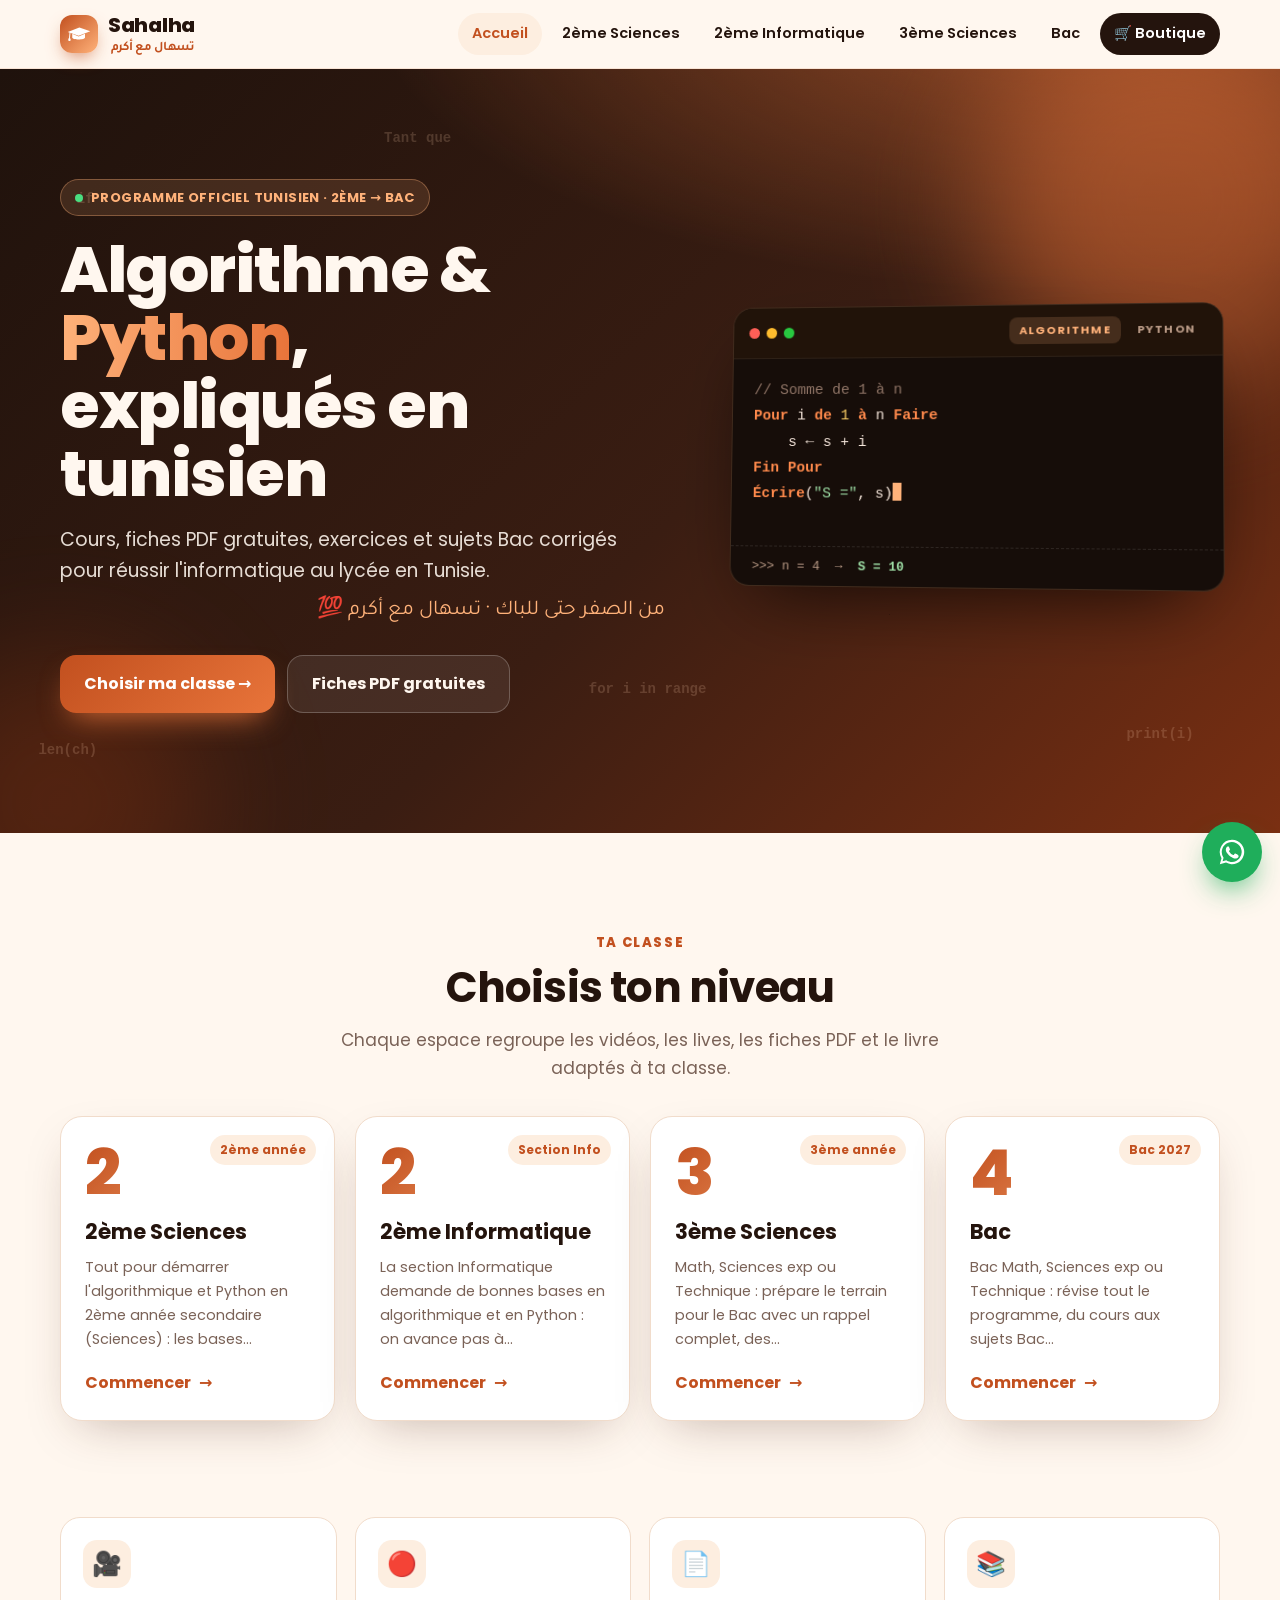
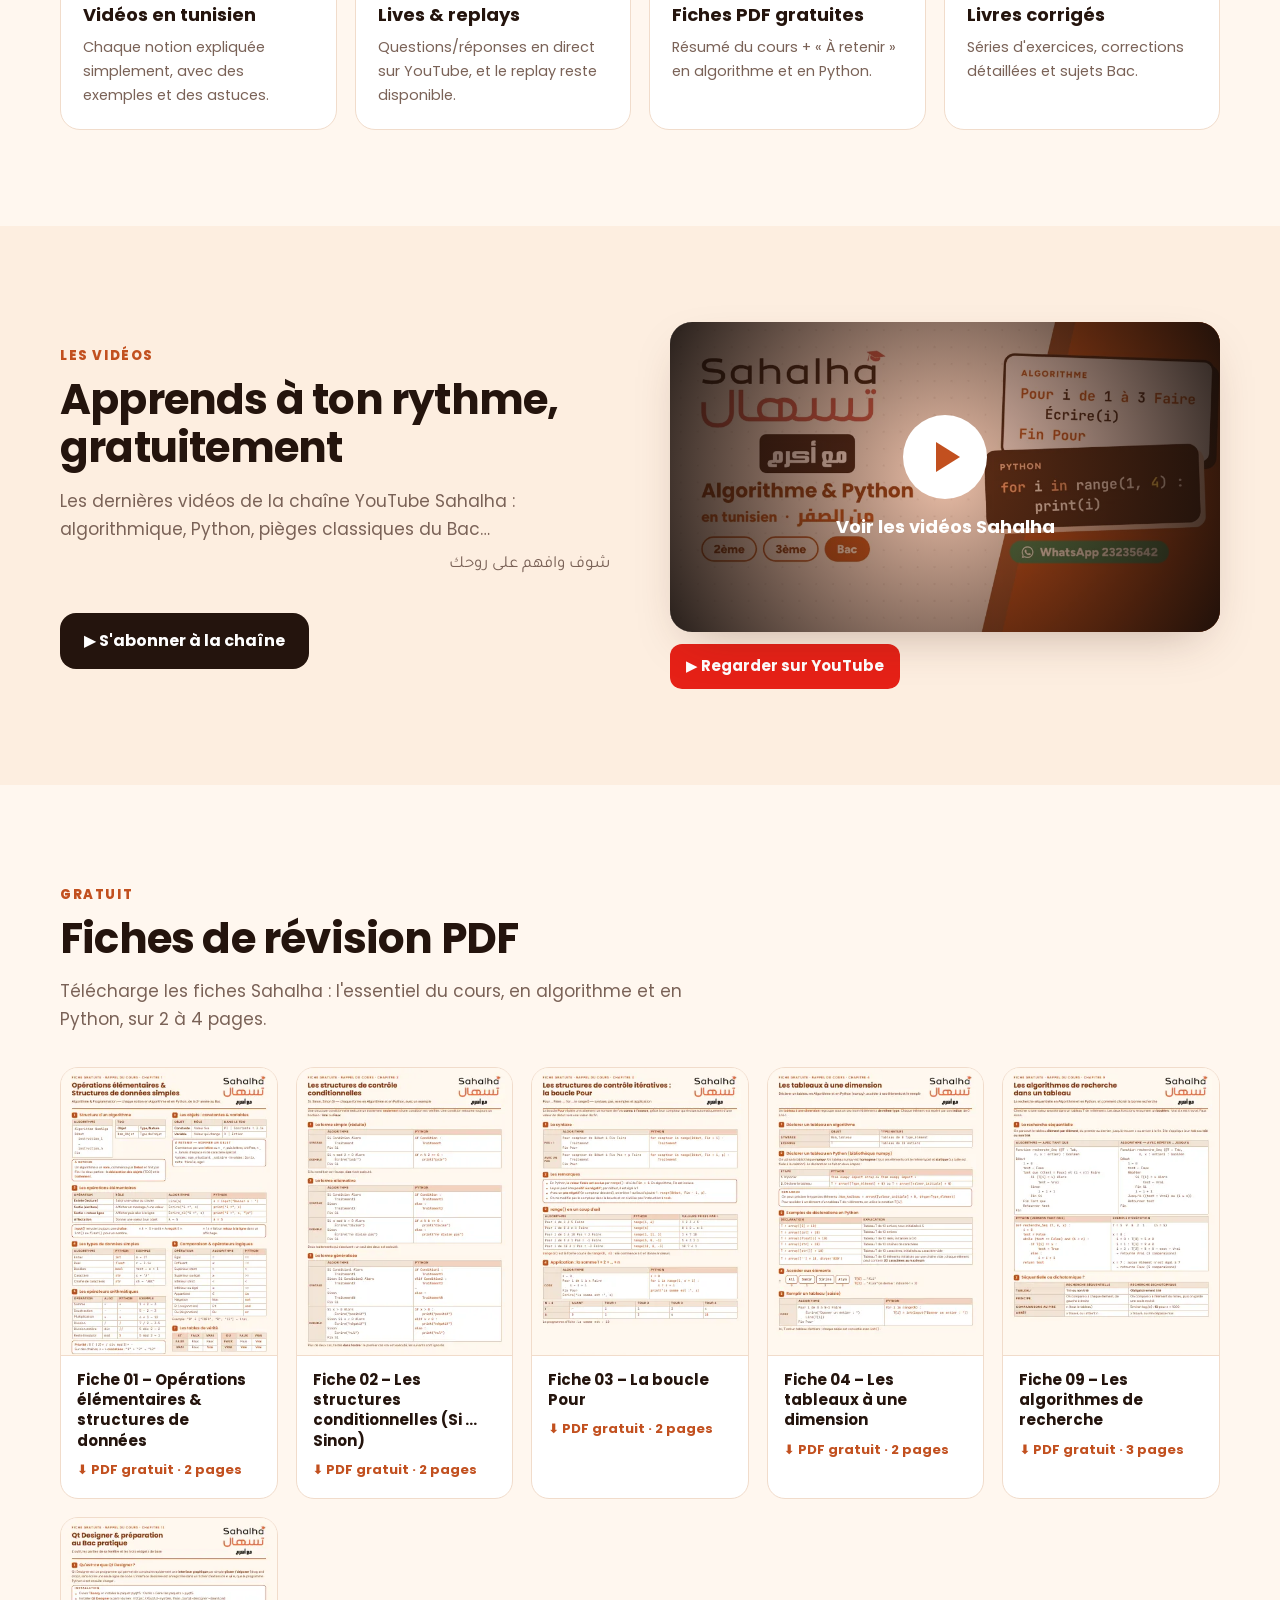
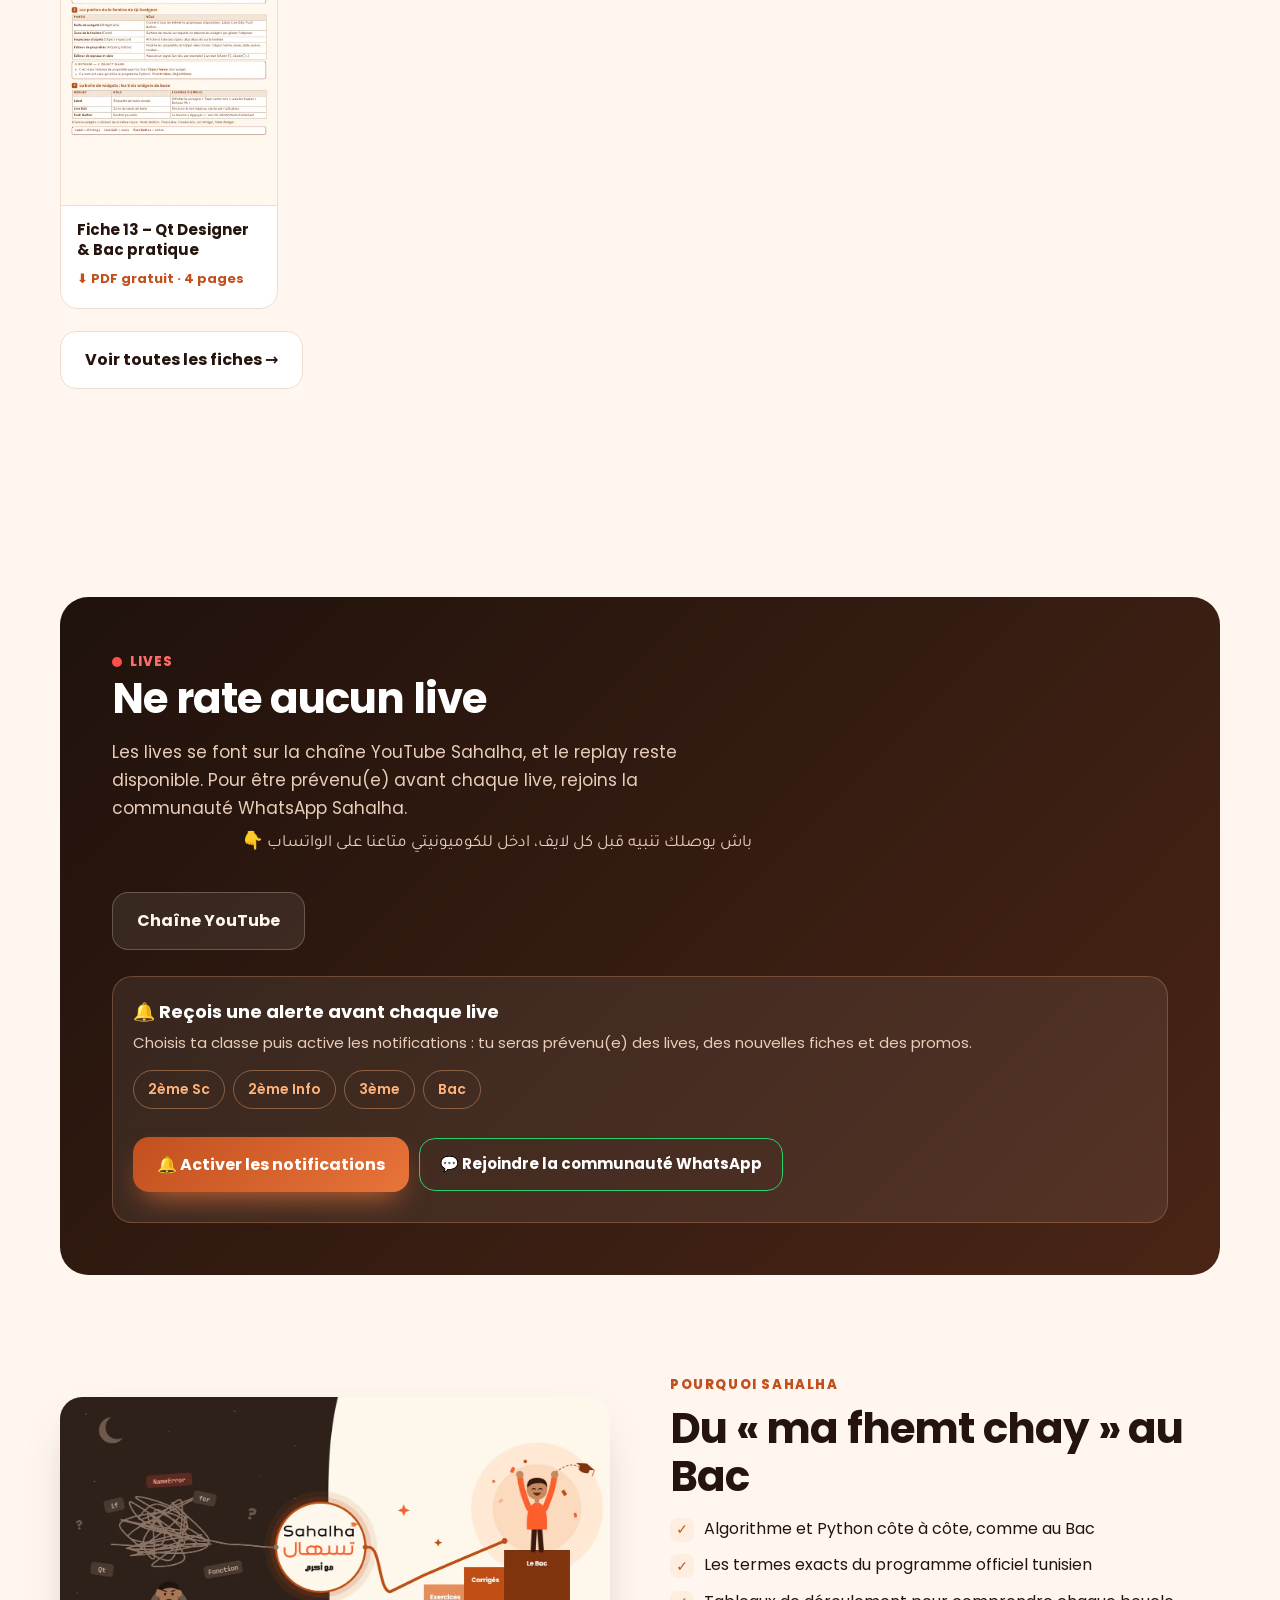
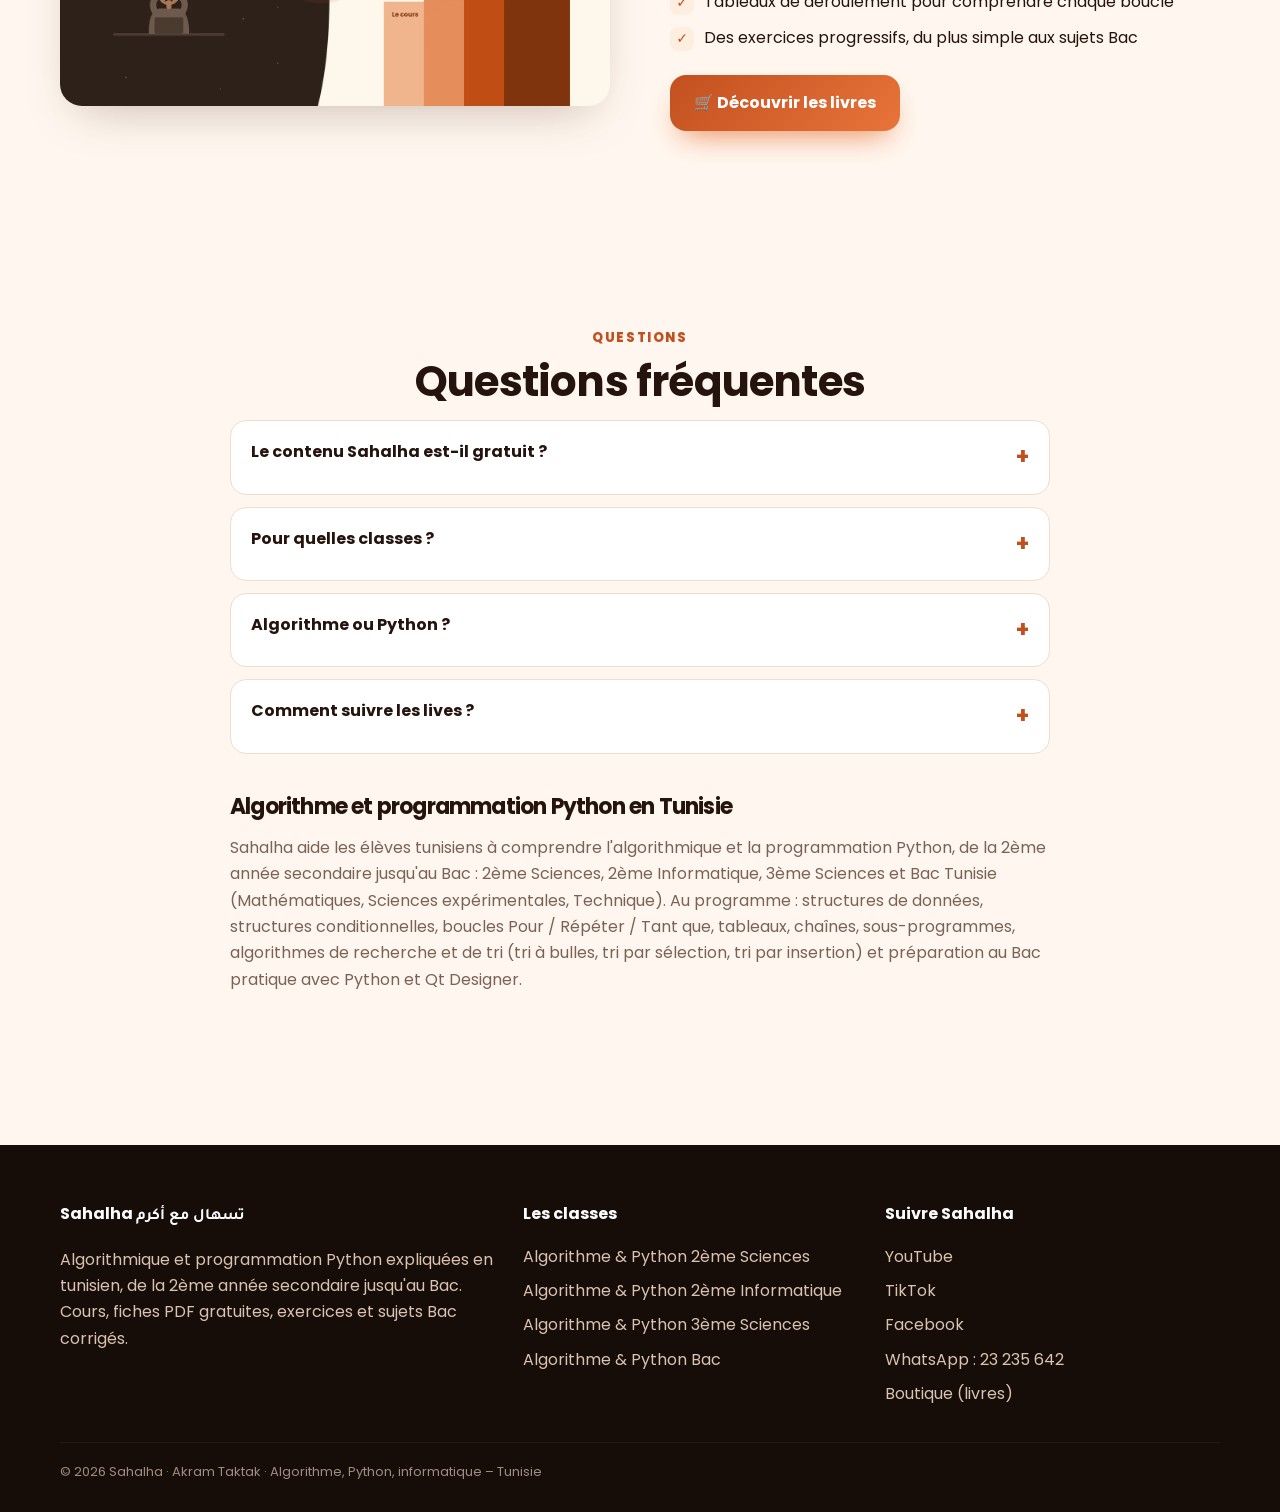
<file: index.html>
<!DOCTYPE html>
<html lang="fr">
<head>
<meta charset="utf-8">
<meta name="viewport" content="width=device-width, initial-scale=1, viewport-fit=cover">
<title>Sahalha – Algorithme &amp; Python, de la 2ème au Bac (Tunisie)</title>
<meta name="description" content="Algorithmique et programmation Python expliquées en tunisien, de la 2ème année secondaire au Bac Tunisie : vidéos, lives, fiches PDF gratuites, exercices et sujets Bac corrigés. تسهال مع أكرم">
<meta name="keywords" content="algorithme, python, programmation, informatique tunisie, bac tunisie, bac informatique, algorithmique bac, cours python tunisie, exercices corrigés algorithme, sujets bac corrigés, 2ème sciences, 3ème sciences, tunisie">
<meta name="author" content="Akram Taktak – Sahalha">
<meta name="robots" content="index, follow, max-image-preview:large">
<link rel="canonical" href="https://akramtaktak-sahalha.github.io/">
<meta name="theme-color" content="#c2501f">
<meta property="og:type" content="website">
<meta property="og:locale" content="fr_TN">
<meta property="og:site_name" content="Sahalha – تسهال مع أكرم">
<meta property="og:title" content="Sahalha – Algorithme &amp; Python, de la 2ème au Bac (Tunisie)">
<meta property="og:description" content="Algorithmique et programmation Python expliquées en tunisien, de la 2ème année secondaire au Bac Tunisie : vidéos, lives, fiches PDF gratuites, exercices et sujets Bac corrigés. تسهال مع أكرم">
<meta property="og:url" content="https://akramtaktak-sahalha.github.io/">
<meta property="og:image" content="https://akramtaktak-sahalha.github.io/img/og-sahalha.jpg">
<meta name="twitter:card" content="summary_large_image">
<link rel="icon" href="data:image/svg+xml,<svg xmlns='http://www.w3.org/2000/svg' viewBox='0 0 100 100'><rect width='100' height='100' rx='24' fill='%23c2501f'/><g transform='translate(14 24) scale(1.15)' fill='white'><path d='M2 15 33 3l29 10-31 12z'/><path d='M14 20v10c0 7 34 7 34 0V20l-17 7z'/><path d='M8 17.5 6.5 33' stroke='white' stroke-width='2.6'/><rect x='3.5' y='32' width='6' height='7' rx='2'/></g></svg>">
<link rel="preconnect" href="https://fonts.googleapis.com"><link rel="preconnect" href="https://fonts.gstatic.com" crossorigin>
<link href="https://fonts.googleapis.com/css2?family=Poppins:wght@400;600;700;800&family=Tajawal:wght@500;700&display=swap" rel="stylesheet">
<link rel="stylesheet" href="/assets/style.css?v=8c7ece97">
<link rel="manifest" href="/manifest.webmanifest">
<link rel="apple-touch-icon" href="/img/apple-touch-icon.png">
<meta name="apple-mobile-web-app-capable" content="yes">
<meta name="mobile-web-app-capable" content="yes">
<meta name="apple-mobile-web-app-title" content="Sahalha">
<meta name="apple-mobile-web-app-status-bar-style" content="default">
<script type="application/ld+json">{"@context": "https://schema.org", "@graph": [{"@type": "EducationalOrganization", "name": "Sahalha – تسهال مع أكرم", "url": "https://akramtaktak-sahalha.github.io/", "logo": "https://akramtaktak-sahalha.github.io/img/og-sahalha.jpg", "description": "Cours d'algorithmique et de programmation Python pour les élèves tunisiens, de la 2ème année secondaire au Bac.", "areaServed": "TN", "founder": {"@type": "Person", "name": "Akram Taktak"}, "sameAs": ["https://www.youtube.com/@Sahalha_Teshel", "https://www.tiktok.com/@sahalha.teshal.akram", "https://www.facebook.com/sahalha.teshal.akram"]}, {"@type": "WebSite", "name": "Sahalha", "url": "https://akramtaktak-sahalha.github.io/", "inLanguage": "fr-TN"}, {"@type": "FAQPage", "mainEntity": [{"@type": "Question", "name": "Le contenu Sahalha est-il gratuit ?", "acceptedAnswer": {"@type": "Answer", "text": "Oui : les vidéos, les lives et les fiches de révision PDF sont gratuits. Seuls les livres (PDF ou imprimés) sont payants, sur la boutique Sahalha."}}, {"@type": "Question", "name": "Pour quelles classes ?", "acceptedAnswer": {"@type": "Answer", "text": "2ème Sciences, 2ème Informatique, 3ème Sciences et Bac (Math, Sciences expérimentales, Technique), selon le programme officiel tunisien d'Algorithmique et Programmation."}}, {"@type": "Question", "name": "Algorithme ou Python ?", "acceptedAnswer": {"@type": "Answer", "text": "Les deux : chaque notion est expliquée en algorithme puis traduite en Python, côte à côte, comme demandé au Bac."}}, {"@type": "Question", "name": "Comment suivre les lives ?", "acceptedAnswer": {"@type": "Answer", "text": "Rejoins la communauté WhatsApp Sahalha (bouton vert « Rejoindre la communauté WhatsApp » sur cette page) : tu reçois une alerte avant chaque live et à chaque nouvelle fiche. Les lives se font sur YouTube. Pour toute question, écris-moi sur WhatsApp (23 235 642)."}}]}]}</script>
<script>!function(f,b,e,v,n,t,s){if(f.fbq)return;n=f.fbq=function(){n.callMethod?n.callMethod.apply(n,arguments):n.queue.push(arguments)};if(!f._fbq)f._fbq=n;n.push=n;n.loaded=!0;n.version='2.0';n.queue=[];t=b.createElement(e);t.async=!0;t.src=v;s=b.getElementsByTagName(e)[0];s.parentNode.insertBefore(t,s)}(window,document,'script','https://connect.facebook.net/en_US/fbevents.js');fbq('init','1085747067843707');fbq('track','PageView');</script><script>!function(w,d,t){w.TiktokAnalyticsObject=t;var ttq=w[t]=w[t]||[];ttq.methods=["page","track","identify","instances","debug","on","off","once","ready","alias","group","enableCookie","disableCookie"];ttq.setAndDefer=function(t,e){t[e]=function(){t.push([e].concat(Array.prototype.slice.call(arguments,0)))}};for(var i=0;i<ttq.methods.length;i++)ttq.setAndDefer(ttq,ttq.methods[i]);ttq.instance=function(t){for(var e=ttq._i[t]||[],n=0;n<ttq.methods.length;n++)ttq.setAndDefer(e,ttq.methods[n]);return e};ttq.load=function(e,n){var i="https://analytics.tiktok.com/i18n/pixel/events.js";ttq._i=ttq._i||{};ttq._i[e]=[];ttq._i[e]._u=i;ttq._t=ttq._t||{};ttq._t[e]=+new Date;ttq._o=ttq._o||{};ttq._o[e]=n||{};var o=d.createElement("script");o.type="text/javascript";o.async=!0;o.src=i+"?sdkid="+e+"&lib="+t;var a=d.getElementsByTagName("script")[0];a.parentNode.insertBefore(o,a)};ttq.load('DBQRJAJC77UFHI4PL7N0');ttq.page();}(window,document,'ttq');</script>
<script src="https://cdn.onesignal.com/sdks/web/v16/OneSignalSDK.page.js" defer></script>
<script>window.OneSignalDeferred=window.OneSignalDeferred||[];OneSignalDeferred.push(async function(OneSignal){await OneSignal.init({appId:"786ddca5-4470-4993-8717-a3594fc52366",safari_web_id:"web.onesignal.auto.5ecc7e9f-2540-4c26-bcd6-80ea5ac40604",serviceWorkerPath:"sw.js",serviceWorkerParam:{scope:"/"}});window.__os=OneSignal;document.dispatchEvent(new Event("os-ready"));});</script>
</head>
<body>
<a class="skip" href="#main">Aller au contenu</a><header class="nav"><div class="wrap">
<a class="brand" href="/" aria-label="Sahalha – accueil"><span class="logo"><svg viewBox="0 0 64 44" width="24" height="17" aria-hidden="true" fill="#fff"><path d="M2 15 33 3l29 10-31 12z"/><path d="M14 20v10c0 7 34 7 34 0V20l-17 7z"/><path d="M8 17.5 6.5 33" stroke="#fff" stroke-width="2.6" stroke-linecap="round"/><rect x="3.5" y="32" width="6" height="7" rx="2"/></svg></span><span>Sahalha<small class="ar">تسهال مع أكرم</small></span></a>
<nav class="links" aria-label="Menu"><a href="/" aria-current=page>Accueil</a><a href="/algorithme-python-2eme-sciences/">2ème Sciences</a><a href="/algorithme-python-2eme-informatique/">2ème Informatique</a><a href="/algorithme-python-3eme-sciences/">3ème Sciences</a><a href="/bac-algorithme-python-tunisie/">Bac</a><a class="install" href="#" hidden>📲 Installer l'app</a><a class="cta" href="https://sahalha-teshel.converty.shop" target="_blank" rel="noopener">🛒 Boutique</a></nav>
<button class="burger" aria-label="Ouvrir le menu" aria-expanded="false"><span></span></button>
</div></header>
<main id="main">
<section class="hero"><div class="hero-blob b1"></div><div class="hero-blob b2"></div>
<span class="tok" style="left:6%;top:16%">if</span><span class="tok" style="left:46%;top:80%;animation-delay:-3s">for i in range</span><span class="tok" style="left:30%;top:8%;animation-delay:-6s">Tant que</span><span class="tok" style="left:88%;top:86%;animation-delay:-2s">print(i)</span><span class="tok" style="left:3%;top:88%;animation-delay:-7s">len(ch)</span>
<div class="wrap">
<div class="reveal in">
<span class="pill"><i></i> Programme officiel tunisien · 2ème → Bac</span>
<h1>Algorithme &amp; <em>Python</em>,<br>expliqués en tunisien</h1>
<p class="lead">Cours, fiches PDF gratuites, exercices et sujets Bac corrigés pour réussir l'informatique au lycée en Tunisie.</p>
<span class="ar">من الصفر حتى للباك · تسهال مع أكرم 💯</span>
<div class="btns"><a class="btn btn-main" href="#classes">Choisir ma classe →</a><a class="btn btn-ghost" href="#fiches">Fiches PDF gratuites</a></div>
</div>
<div class="reveal in d2"><div class="code" aria-hidden="true"><div class="bar"><span></span><span></span><span></span><div class="tabs"><b class="on">ALGORITHME</b><b>PYTHON</b></div></div><pre id="code"></pre><div class="out" id="out"></div></div></div>
</div></section>

<section id="classes"><div class="wrap">
<div class="center reveal"><span class="eyebrow">Ta classe</span><h2>Choisis ton niveau</h2><p class="sub">Chaque espace regroupe les vidéos, les lives, les fiches PDF et le livre adaptés à ta classe.</p></div>
<div class="classes"><a class="cls reveal d0" href="/algorithme-python-2eme-sciences/"><span class="tag">2ème année</span><span class="num">2</span><h3>2ème Sciences</h3><p>Tout pour démarrer l&#x27;algorithmique et Python en 2ème année secondaire (Sciences) : les bases…</p><span class="go">Commencer <span>→</span></span></a><a class="cls reveal d1" href="/algorithme-python-2eme-informatique/"><span class="tag">Section Info</span><span class="num">2</span><h3>2ème Informatique</h3><p>La section Informatique demande de bonnes bases en algorithmique et en Python : on avance pas à…</p><span class="go">Commencer <span>→</span></span></a><a class="cls reveal d2" href="/algorithme-python-3eme-sciences/"><span class="tag">3ème année</span><span class="num">3</span><h3>3ème Sciences</h3><p>Math, Sciences exp ou Technique : prépare le terrain pour le Bac avec un rappel complet, des…</p><span class="go">Commencer <span>→</span></span></a><a class="cls reveal d3" href="/bac-algorithme-python-tunisie/"><span class="tag">Bac 2027</span><span class="num">4</span><h3>Bac</h3><p>Bac Math, Sciences exp ou Technique : révise tout le programme, du cours aux sujets Bac…</p><span class="go">Commencer <span>→</span></span></a></div>
</div></section>

<section style="padding-top:0"><div class="wrap"><div class="feats">
<div class="feat reveal"><div class="ic">🎥</div><h3>Vidéos en tunisien</h3><p>Chaque notion expliquée simplement, avec des exemples et des astuces.</p></div>
<div class="feat reveal d1"><div class="ic">🔴</div><h3>Lives & replays</h3><p>Questions/réponses en direct sur YouTube, et le replay reste disponible.</p></div>
<div class="feat reveal d2"><div class="ic">📄</div><h3>Fiches PDF gratuites</h3><p>Résumé du cours + « À retenir » en algorithme et en Python.</p></div>
<div class="feat reveal d3"><div class="ic">📚</div><h3>Livres corrigés</h3><p>Séries d'exercices, corrections détaillées et sujets Bac.</p></div>
</div></div></section>

<section style="background:var(--cream2)"><div class="wrap split">
<div class="reveal"><span class="eyebrow">Les vidéos</span><h2>Apprends à ton rythme, gratuitement</h2><p class="sub">Les dernières vidéos de la chaîne YouTube Sahalha : algorithmique, Python, pièges classiques du Bac… <span class="ar">شوف وافهم على روحك</span></p><a class="btn btn-dark" href="https://www.youtube.com/@Sahalha_Teshel" target="_blank" rel="noopener">▶ S'abonner à la chaîne</a></div>
<div class="video-wrap reveal"><div class="video"><button data-list="UUbSJk9ZAAfwo3VrJnnkOuQg" aria-label="Lancer les vidéos Sahalha"><div><div class="play"></div>Voir les vidéos Sahalha</div></button></div><a class="yt-out" href="https://www.youtube.com/@Sahalha_Teshel/videos" target="_blank" rel="noopener">▶ Regarder sur YouTube</a><p class="inapp-tip" hidden>📱 Tu es dans TikTok / Instagram / Facebook : appuie sur <b>⋯</b> en haut puis <b>« Ouvrir dans le navigateur »</b> pour voir les vidéos ici, ou clique sur « Regarder sur YouTube ».</p></div>
</div></section>

<section id="fiches"><div class="wrap">
<div class="reveal"><span class="eyebrow">Gratuit</span><h2>Fiches de révision PDF</h2><p class="sub">Télécharge les fiches Sahalha : l'essentiel du cours, en algorithme et en Python, sur 2 à 4 pages.</p></div>
<div class="fiches"><a class="fiche reveal d0" href="/pdf/fiche-01-operations-elementaires-structures-de-donnees.pdf" target="_blank" rel="noopener" download><div class="th"><img src="/img/fiches/fiche-01-operations-elementaires-structures-de-donnees.webp" alt="Fiche 01 – Opérations élémentaires &amp; structures de données – PDF gratuit Sahalha" loading="lazy" width="331" height="468"></div><div class="meta"><b>Fiche 01 – Opérations élémentaires &amp; structures de données</b><span>⬇ PDF gratuit · 2 pages</span></div></a><a class="fiche reveal d1" href="/pdf/fiche-02-structures-conditionnelles-si-sinon.pdf" target="_blank" rel="noopener" download><div class="th"><img src="/img/fiches/fiche-02-structures-conditionnelles-si-sinon.webp" alt="Fiche 02 – Les structures conditionnelles (Si … Sinon) – PDF gratuit Sahalha" loading="lazy" width="331" height="468"></div><div class="meta"><b>Fiche 02 – Les structures conditionnelles (Si … Sinon)</b><span>⬇ PDF gratuit · 2 pages</span></div></a><a class="fiche reveal d2" href="/pdf/fiche-03-boucle-pour.pdf" target="_blank" rel="noopener" download><div class="th"><img src="/img/fiches/fiche-03-boucle-pour.webp" alt="Fiche 03 – La boucle Pour – PDF gratuit Sahalha" loading="lazy" width="331" height="468"></div><div class="meta"><b>Fiche 03 – La boucle Pour</b><span>⬇ PDF gratuit · 2 pages</span></div></a><a class="fiche reveal d3" href="/pdf/fiche-04-tableaux.pdf" target="_blank" rel="noopener" download><div class="th"><img src="/img/fiches/fiche-04-tableaux.webp" alt="Fiche 04 – Les tableaux à une dimension – PDF gratuit Sahalha" loading="lazy" width="331" height="468"></div><div class="meta"><b>Fiche 04 – Les tableaux à une dimension</b><span>⬇ PDF gratuit · 2 pages</span></div></a><a class="fiche reveal d0" href="/pdf/fiche-09-algorithmes-de-recherche.pdf" target="_blank" rel="noopener" download><div class="th"><img src="/img/fiches/fiche-09-algorithmes-de-recherche.webp" alt="Fiche 09 – Les algorithmes de recherche – PDF gratuit Sahalha" loading="lazy" width="331" height="468"></div><div class="meta"><b>Fiche 09 – Les algorithmes de recherche</b><span>⬇ PDF gratuit · 3 pages</span></div></a><a class="fiche reveal d1" href="/pdf/fiche-13-qt-designer-bac-pratique.pdf" target="_blank" rel="noopener" download><div class="th"><img src="/img/fiches/fiche-13-qt-designer-bac-pratique.webp" alt="Fiche 13 – Qt Designer &amp; Bac pratique – PDF gratuit Sahalha" loading="lazy" width="331" height="468"></div><div class="meta"><b>Fiche 13 – Qt Designer &amp; Bac pratique</b><span>⬇ PDF gratuit · 4 pages</span></div></a></div>
<p style="margin-top:22px"><a class="btn btn-light" href="/bac-algorithme-python-tunisie/#fiches">Voir toutes les fiches →</a></p>
</div></section>

<section><div class="wrap"><div class="live reveal">
<span class="dot"><i></i> Lives</span><h2>Ne rate aucun live</h2><p class="sub">Les lives se font sur la chaîne YouTube Sahalha, et le replay reste disponible. Pour être prévenu(e) avant chaque live, rejoins la communauté WhatsApp Sahalha. <span class="ar">باش يوصلك تنبيه قبل كل لايف، ادخل للكوميونيتي متاعنا على الواتساب 👇</span></p>
<div class="btns"><a class="btn btn-ghost" href="https://www.youtube.com/@Sahalha_Teshel" target="_blank" rel="noopener">Chaîne YouTube</a></div>
<div class="notif" data-cls=""><b>🔔 Reçois une alerte avant chaque live</b><p>Choisis ta classe puis active les notifications : tu seras prévenu(e) des lives, des nouvelles fiches et des promos.</p>
<div class="chips"><button type="button" data-v="2sc">2ème Sc</button><button type="button" data-v="2info">2ème Info</button><button type="button" data-v="3sc">3ème</button><button type="button" data-v="bac">Bac</button></div>
<button type="button" class="btn btn-main notif-go">🔔 Activer les notifications</button><a class="btn btn-wa notif-wa" href="https://chat.whatsapp.com/HFkKLOljykmEAK5NuE3Ppn" target="_blank" rel="noopener">💬 Rejoindre la communauté WhatsApp</a><small class="notif-msg"></small></div>
</div></div></section>

<section style="padding-top:0"><div class="wrap split">
<img class="banner-img reveal" src="/img/sahalha-algorithme-python-tunisie.webp" alt="Sahalha : de la confusion au Bac – cours, exercices et corrigés d'algorithme et Python en Tunisie" width="1400" height="787" loading="lazy">
<div class="reveal d1"><span class="eyebrow">Pourquoi Sahalha</span><h2>Du « ma fhemt chay » au Bac</h2><ul class="checks"><li>Algorithme et Python côte à côte, comme au Bac</li><li>Les termes exacts du programme officiel tunisien</li><li>Tableaux de déroulement pour comprendre chaque boucle</li><li>Des exercices progressifs, du plus simple aux sujets Bac</li></ul><a class="btn btn-main" href="https://sahalha-teshel.converty.shop" target="_blank" rel="noopener">🛒 Découvrir les livres</a></div>
</div></section>

<section class="faq"><div class="wrap" style="max-width:820px">
<div class="center reveal"><span class="eyebrow">Questions</span><h2>Questions fréquentes</h2></div>
<details class="reveal"><summary>Le contenu Sahalha est-il gratuit ?</summary><p>Oui : les vidéos, les lives et les fiches de révision PDF sont gratuits. Seuls les livres (PDF ou imprimés) sont payants, sur la boutique Sahalha.</p></details><details class="reveal"><summary>Pour quelles classes ?</summary><p>2ème Sciences, 2ème Informatique, 3ème Sciences et Bac (Math, Sciences expérimentales, Technique), selon le programme officiel tunisien d&#x27;Algorithmique et Programmation.</p></details><details class="reveal"><summary>Algorithme ou Python ?</summary><p>Les deux : chaque notion est expliquée en algorithme puis traduite en Python, côte à côte, comme demandé au Bac.</p></details><details class="reveal"><summary>Comment suivre les lives ?</summary><p>Rejoins la communauté WhatsApp Sahalha (bouton vert « Rejoindre la communauté WhatsApp » sur cette page) : tu reçois une alerte avant chaque live et à chaque nouvelle fiche. Les lives se font sur YouTube. Pour toute question, écris-moi sur WhatsApp (23 235 642).</p></details>
<h2 style="font-size:22px;margin-top:40px" class="reveal">Algorithme et programmation Python en Tunisie</h2>
<p class="reveal" style="color:var(--muted)">Sahalha aide les élèves tunisiens à comprendre l'algorithmique et la programmation Python, de la 2ème année secondaire jusqu'au Bac : 2ème Sciences, 2ème Informatique, 3ème Sciences et Bac Tunisie (Mathématiques, Sciences expérimentales, Technique). Au programme : structures de données, structures conditionnelles, boucles Pour / Répéter / Tant que, tableaux, chaînes, sous-programmes, algorithmes de recherche et de tri (tri à bulles, tri par sélection, tri par insertion) et préparation au Bac pratique avec Python et Qt Designer.</p>
</div></section>
</main><footer><div class="wrap"><div class="cols">
<div><h3>Sahalha <span class="ar">تسهال مع أكرم</span></h3><p>Algorithmique et programmation Python expliquées en tunisien, de la 2ème année secondaire jusqu'au Bac. Cours, fiches PDF gratuites, exercices et sujets Bac corrigés.</p></div>
<div><h3>Les classes</h3><a href="/algorithme-python-2eme-sciences/">Algorithme & Python 2ème Sciences</a><a href="/algorithme-python-2eme-informatique/">Algorithme & Python 2ème Informatique</a><a href="/algorithme-python-3eme-sciences/">Algorithme & Python 3ème Sciences</a><a href="/bac-algorithme-python-tunisie/">Algorithme & Python Bac</a></div>
<div><h3>Suivre Sahalha</h3><a href="https://www.youtube.com/@Sahalha_Teshel" target="_blank" rel="noopener">YouTube</a><a href="https://www.tiktok.com/@sahalha.teshal.akram" target="_blank" rel="noopener">TikTok</a><a href="https://www.facebook.com/sahalha.teshal.akram" target="_blank" rel="noopener">Facebook</a><a href="https://wa.me/21623235642" target="_blank" rel="noopener">WhatsApp : 23 235 642</a><a href="https://sahalha-teshel.converty.shop" target="_blank" rel="noopener">Boutique (livres)</a></div>
</div><div class="copy">© 2026 Sahalha · Akram Taktak · Algorithme, Python, informatique – Tunisie</div></div></footer>
<div class="sheet" id="sheet" hidden><div class="sheet-in"><button class="x" aria-label="Fermer">×</button><div class="logo big"><svg viewBox="0 0 64 44" width="26" height="18" aria-hidden="true" fill="#fff"><path d="M2 15 33 3l29 10-31 12z"/><path d="M14 20v10c0 7 34 7 34 0V20l-17 7z"/><path d="M8 17.5 6.5 33" stroke="#fff" stroke-width="2.6" stroke-linecap="round"/><rect x="3.5" y="32" width="6" height="7" rx="2"/></svg></div><b>Installe l'app Sahalha</b><p id="sheet-txt"></p><button class="btn btn-main" id="sheet-go">📲 Installer</button></div></div>
<a class="fab" href="https://wa.me/21623235642" target="_blank" rel="noopener" aria-label="Écrire sur WhatsApp"><svg viewBox="0 0 32 32" aria-hidden="true"><path d="M16 3a13 13 0 0 0-11.2 19.6L3 29l6.6-1.7A13 13 0 1 0 16 3zm0 23.6c-2 0-4-.6-5.7-1.6l-.4-.2-3.9 1 1-3.8-.3-.4A10.6 10.6 0 1 1 16 26.6zm5.8-7.9c-.3-.2-1.9-.9-2.2-1-.3-.1-.5-.2-.7.2-.2.3-.8 1-1 1.2-.2.2-.4.2-.7.1a8.7 8.7 0 0 1-4.3-3.8c-.3-.6.3-.5.9-1.7.1-.2 0-.4 0-.6l-1-2.4c-.3-.6-.5-.5-.7-.5h-.6c-.2 0-.6.1-.9.4-.3.3-1.2 1.2-1.2 2.9s1.2 3.3 1.4 3.6c.2.2 2.4 3.6 5.8 5 2.1.9 3 1 4 .8.7-.1 1.9-.8 2.2-1.5.3-.8.3-1.4.2-1.5-.1-.2-.3-.2-.6-.4z"/></svg></a>
<script src="/assets/app.js?v=ef7646f6" defer></script>
</body></html>
</file>
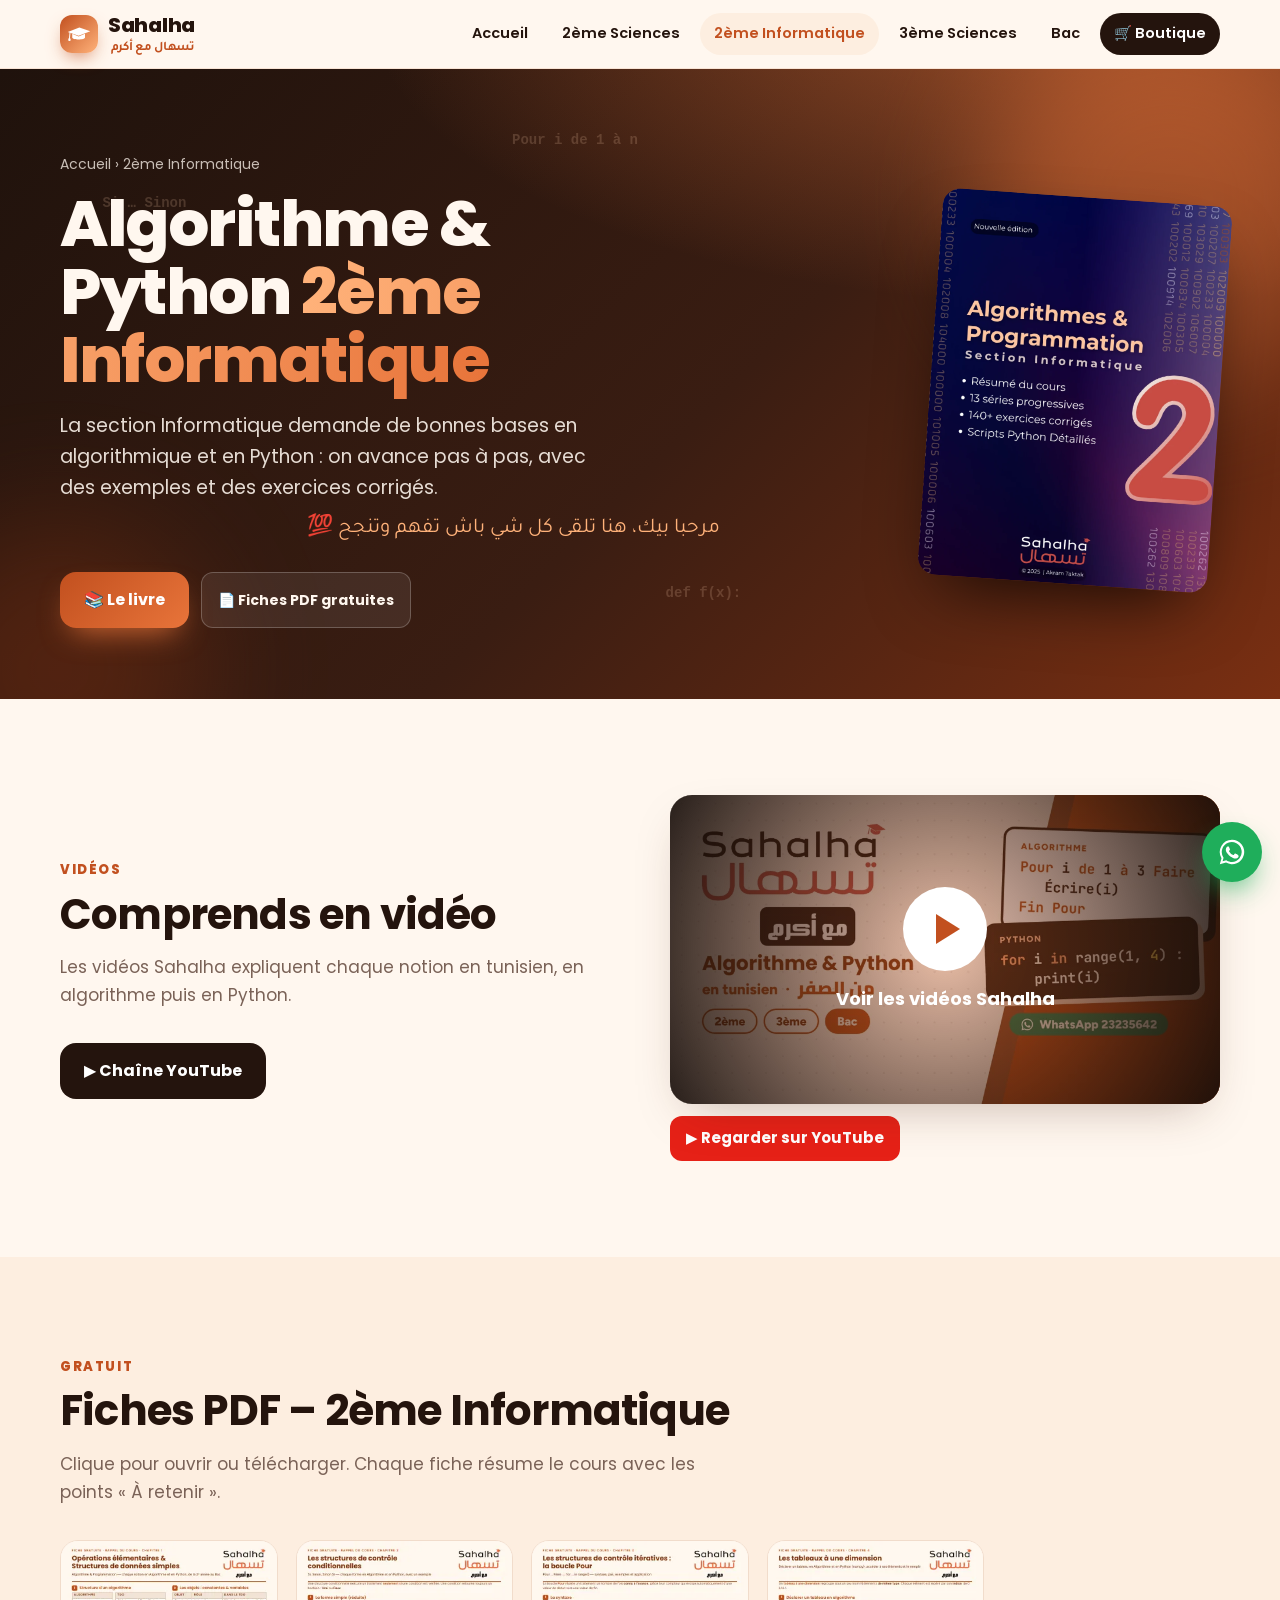
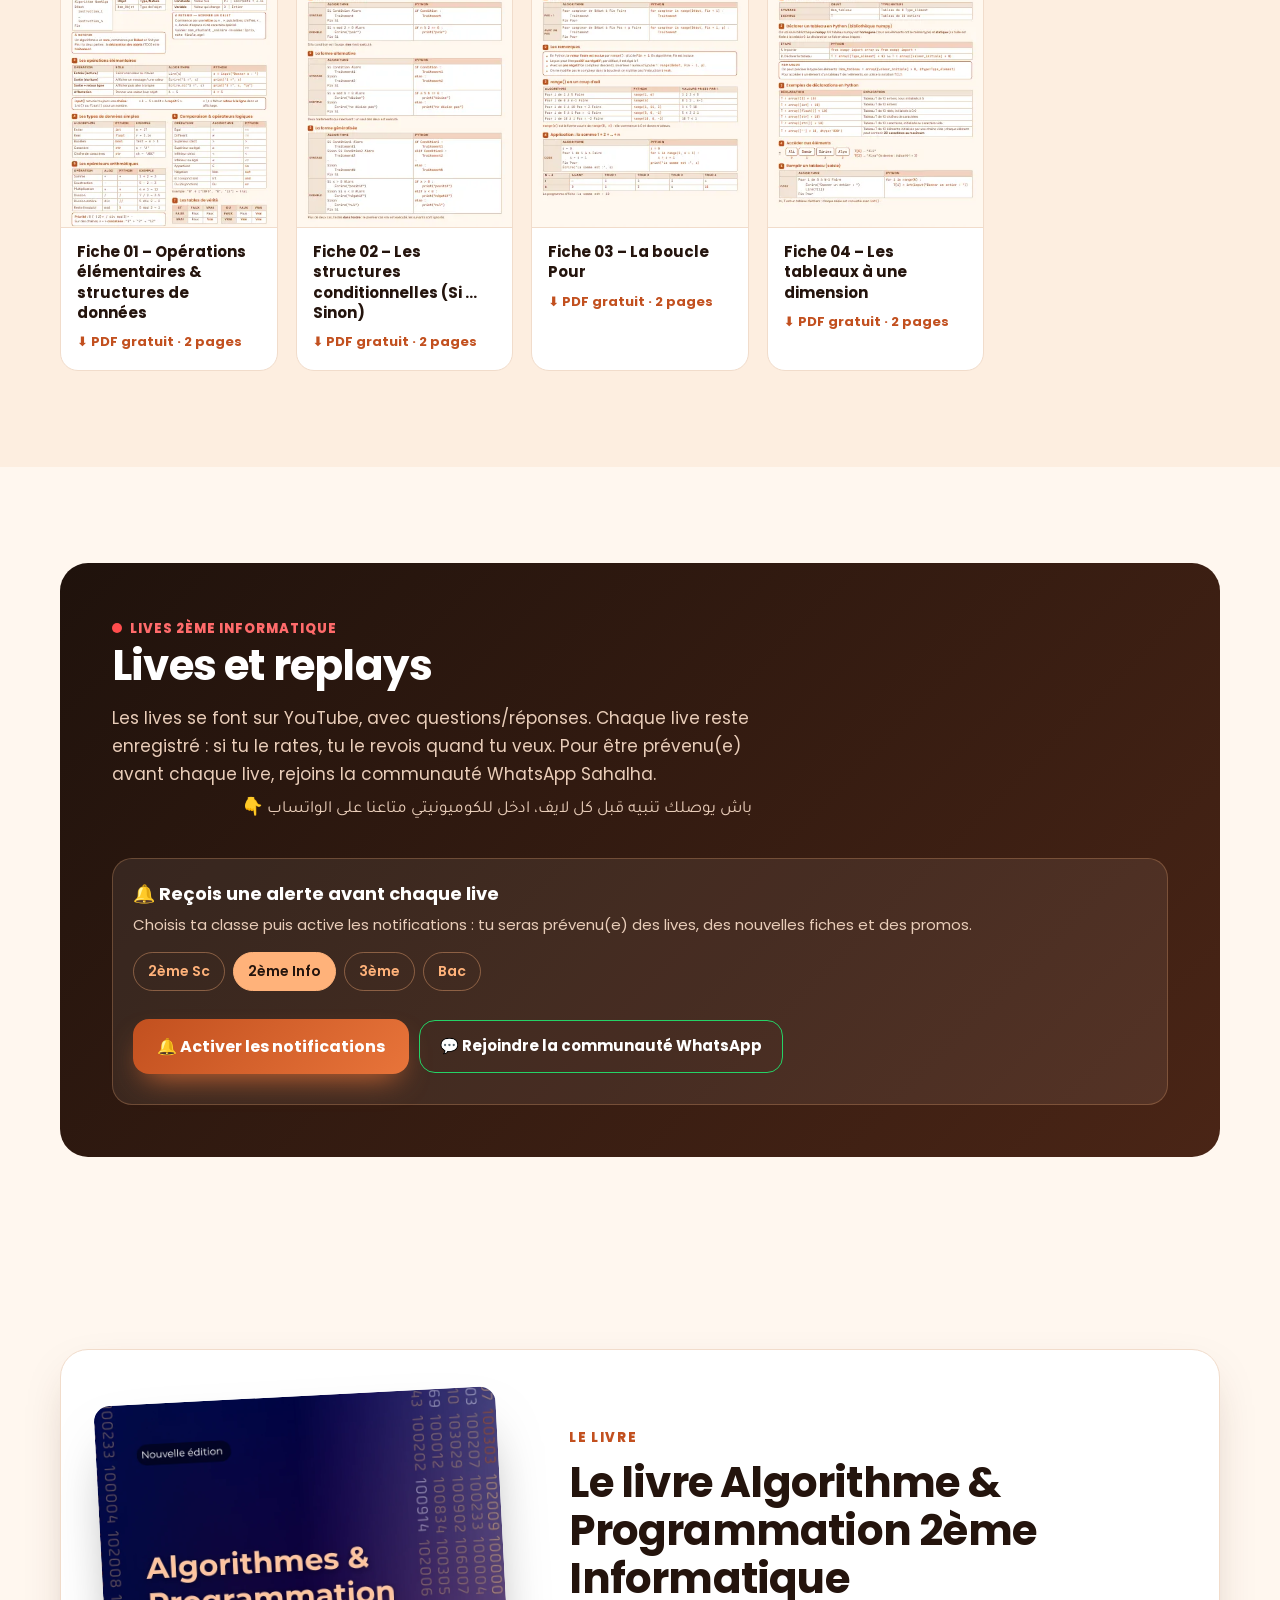
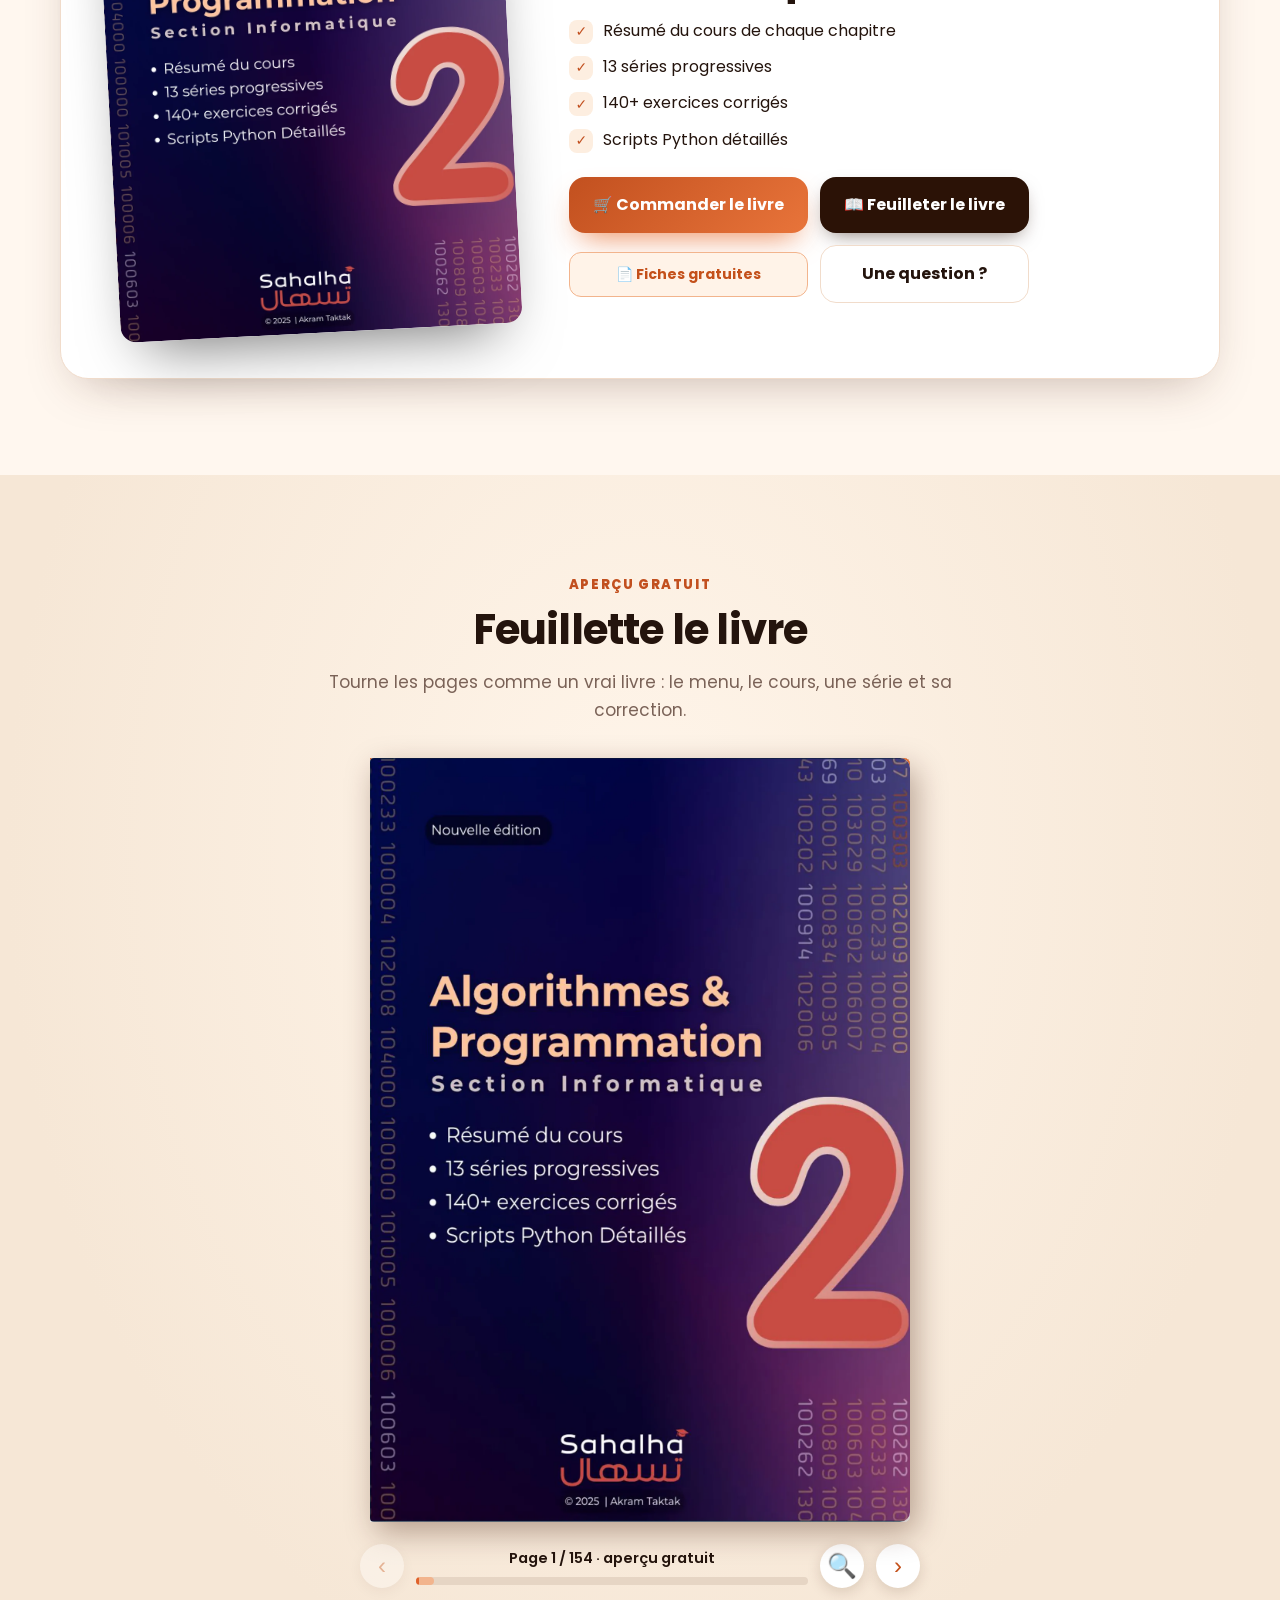
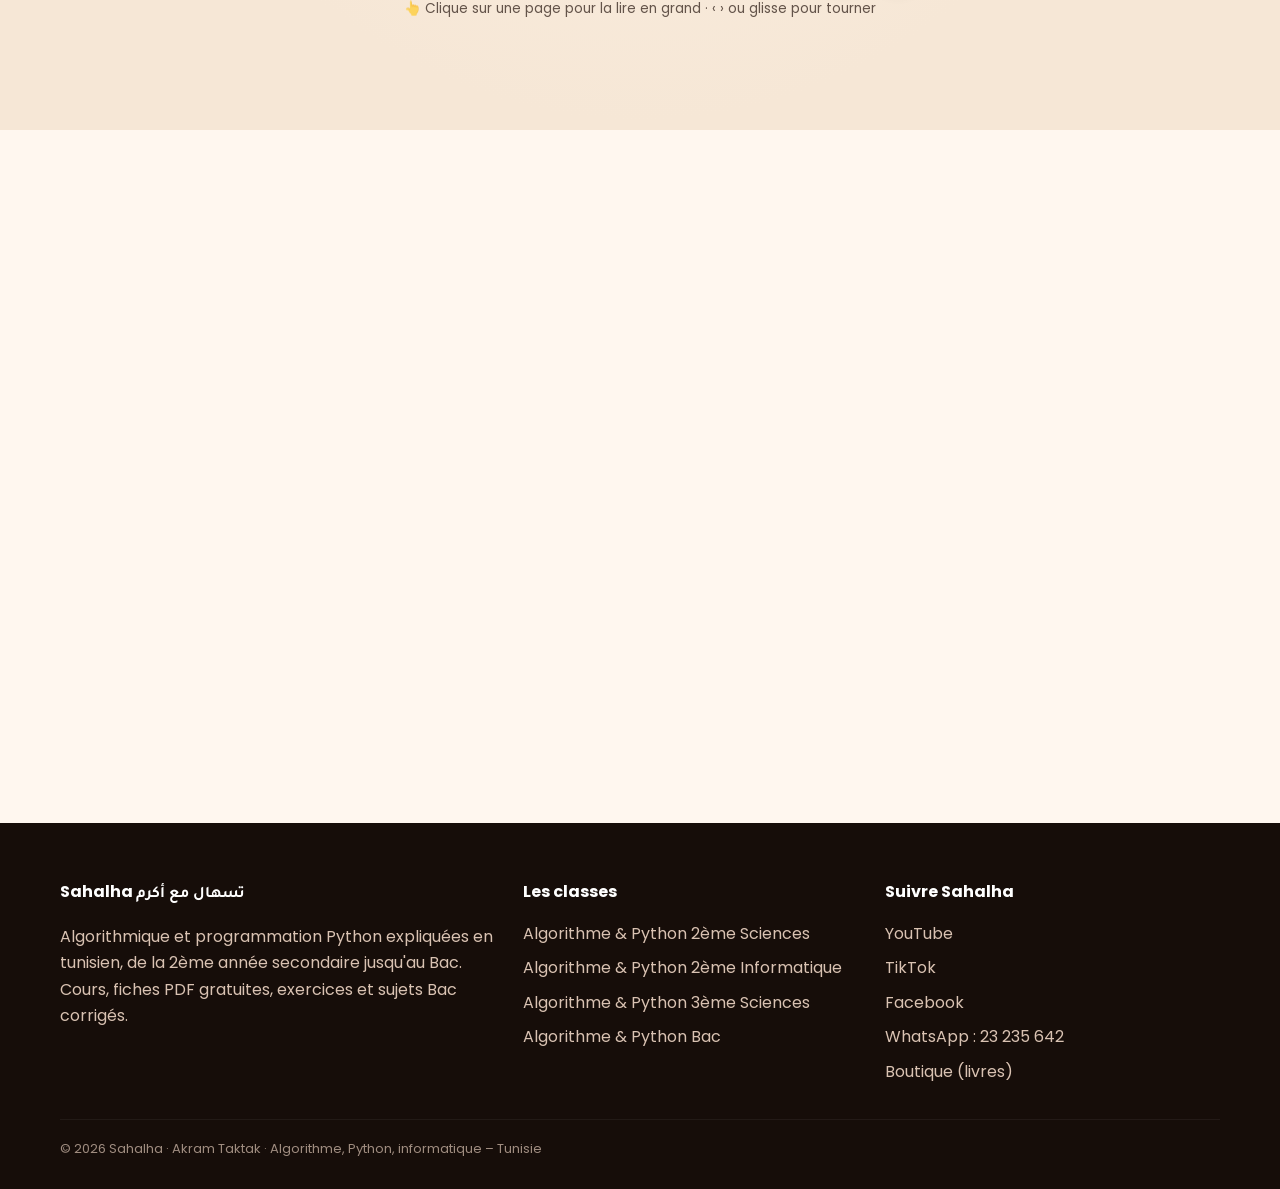
<file: algorithme-python-2eme-informatique/index.html>
<!DOCTYPE html>
<html lang="fr">
<head>
<meta charset="utf-8">
<meta name="viewport" content="width=device-width, initial-scale=1, viewport-fit=cover">
<title>Algorithme &amp; Python 2ème Info – Cours et exercices | Sahalha</title>
<meta name="description" content="Programmation Python et algorithmique pour la 2ème année secondaire section Informatique (Technologies de l&#x27;informatique) en Tunisie : vidéos en tunisien, fiches PDF gratuites, exercices corrigés.">
<meta name="keywords" content="algorithme 2ème informatique, python 2ème TI, technologies de l&#x27;informatique tunisie, algorithme, python, programmation, informatique tunisie, bac tunisie">
<meta name="author" content="Akram Taktak – Sahalha">
<meta name="robots" content="index, follow, max-image-preview:large">
<link rel="canonical" href="https://akramtaktak-sahalha.github.io/algorithme-python-2eme-informatique/">
<meta name="theme-color" content="#c2501f">
<meta property="og:type" content="website">
<meta property="og:locale" content="fr_TN">
<meta property="og:site_name" content="Sahalha – تسهال مع أكرم">
<meta property="og:title" content="Algorithme &amp; Python 2ème Info – Cours et exercices | Sahalha">
<meta property="og:description" content="Programmation Python et algorithmique pour la 2ème année secondaire section Informatique (Technologies de l&#x27;informatique) en Tunisie : vidéos en tunisien, fiches PDF gratuites, exercices corrigés.">
<meta property="og:url" content="https://akramtaktak-sahalha.github.io/algorithme-python-2eme-informatique/">
<meta property="og:image" content="https://akramtaktak-sahalha.github.io/img/og-sahalha.jpg">
<meta name="twitter:card" content="summary_large_image">
<link rel="icon" href="data:image/svg+xml,<svg xmlns='http://www.w3.org/2000/svg' viewBox='0 0 100 100'><rect width='100' height='100' rx='24' fill='%23c2501f'/><g transform='translate(14 24) scale(1.15)' fill='white'><path d='M2 15 33 3l29 10-31 12z'/><path d='M14 20v10c0 7 34 7 34 0V20l-17 7z'/><path d='M8 17.5 6.5 33' stroke='white' stroke-width='2.6'/><rect x='3.5' y='32' width='6' height='7' rx='2'/></g></svg>">
<link rel="preconnect" href="https://fonts.googleapis.com"><link rel="preconnect" href="https://fonts.gstatic.com" crossorigin>
<link href="https://fonts.googleapis.com/css2?family=Poppins:wght@400;600;700;800&family=Tajawal:wght@500;700&display=swap" rel="stylesheet">
<link rel="stylesheet" href="/assets/style.css?v=8c7ece97">
<link rel="manifest" href="/manifest.webmanifest">
<link rel="apple-touch-icon" href="/img/apple-touch-icon.png">
<meta name="apple-mobile-web-app-capable" content="yes">
<meta name="mobile-web-app-capable" content="yes">
<meta name="apple-mobile-web-app-title" content="Sahalha">
<meta name="apple-mobile-web-app-status-bar-style" content="default">
<script type="application/ld+json">{"@context": "https://schema.org", "@graph": [{"@type": "Course", "name": "Algorithme et programmation Python – 2ème Informatique", "description": "Programmation Python et algorithmique pour la 2ème année secondaire section Informatique (Technologies de l'informatique) en Tunisie : vidéos en tunisien, fiches PDF gratuites, exercices corrigés.", "inLanguage": "fr-TN", "educationalLevel": "2ème Informatique", "url": "https://akramtaktak-sahalha.github.io/algorithme-python-2eme-informatique/", "provider": {"@type": "EducationalOrganization", "name": "Sahalha", "url": "https://akramtaktak-sahalha.github.io/"}, "hasCourseInstance": {"@type": "CourseInstance", "courseMode": "online", "courseWorkload": "PT1H"}, "offers": {"@type": "Offer", "price": "0", "priceCurrency": "TND", "category": "Free"}}, {"@type": "BreadcrumbList", "itemListElement": [{"@type": "ListItem", "position": 1, "name": "Accueil", "item": "https://akramtaktak-sahalha.github.io/"}, {"@type": "ListItem", "position": 2, "name": "2ème Informatique", "item": "https://akramtaktak-sahalha.github.io/algorithme-python-2eme-informatique/"}]}, {"@type": "FAQPage", "mainEntity": [{"@type": "Question", "name": "Les fiches PDF 2ème Informatique sont-elles gratuites ?", "acceptedAnswer": {"@type": "Answer", "text": "Oui, toutes les fiches de cette page se téléchargent gratuitement en PDF."}}, {"@type": "Question", "name": "Le livre 2ème Informatique suit-il le programme officiel ?", "acceptedAnswer": {"@type": "Answer", "text": "Oui : il suit le programme tunisien d'Algorithmique et Programmation, avec le cours, les séries d'exercices et les corrections en algorithme et en Python."}}, {"@type": "Question", "name": "Comment être informé des lives ?", "acceptedAnswer": {"@type": "Answer", "text": "Rejoins la communauté WhatsApp Sahalha (bouton vert « Rejoindre la communauté WhatsApp » sur cette page) : tu reçois une alerte avant chaque live et à chaque nouvelle fiche. Les lives se font sur YouTube. Pour toute question, écris-moi sur WhatsApp (23 235 642)."}}]}]}</script>
<script>!function(f,b,e,v,n,t,s){if(f.fbq)return;n=f.fbq=function(){n.callMethod?n.callMethod.apply(n,arguments):n.queue.push(arguments)};if(!f._fbq)f._fbq=n;n.push=n;n.loaded=!0;n.version='2.0';n.queue=[];t=b.createElement(e);t.async=!0;t.src=v;s=b.getElementsByTagName(e)[0];s.parentNode.insertBefore(t,s)}(window,document,'script','https://connect.facebook.net/en_US/fbevents.js');fbq('init','1085747067843707');fbq('track','PageView');</script><script>!function(w,d,t){w.TiktokAnalyticsObject=t;var ttq=w[t]=w[t]||[];ttq.methods=["page","track","identify","instances","debug","on","off","once","ready","alias","group","enableCookie","disableCookie"];ttq.setAndDefer=function(t,e){t[e]=function(){t.push([e].concat(Array.prototype.slice.call(arguments,0)))}};for(var i=0;i<ttq.methods.length;i++)ttq.setAndDefer(ttq,ttq.methods[i]);ttq.instance=function(t){for(var e=ttq._i[t]||[],n=0;n<ttq.methods.length;n++)ttq.setAndDefer(e,ttq.methods[n]);return e};ttq.load=function(e,n){var i="https://analytics.tiktok.com/i18n/pixel/events.js";ttq._i=ttq._i||{};ttq._i[e]=[];ttq._i[e]._u=i;ttq._t=ttq._t||{};ttq._t[e]=+new Date;ttq._o=ttq._o||{};ttq._o[e]=n||{};var o=d.createElement("script");o.type="text/javascript";o.async=!0;o.src=i+"?sdkid="+e+"&lib="+t;var a=d.getElementsByTagName("script")[0];a.parentNode.insertBefore(o,a)};ttq.load('DBQRJAJC77UFHI4PL7N0');ttq.page();}(window,document,'ttq');</script>
<script src="https://cdn.onesignal.com/sdks/web/v16/OneSignalSDK.page.js" defer></script>
<script>window.OneSignalDeferred=window.OneSignalDeferred||[];OneSignalDeferred.push(async function(OneSignal){await OneSignal.init({appId:"786ddca5-4470-4993-8717-a3594fc52366",safari_web_id:"web.onesignal.auto.5ecc7e9f-2540-4c26-bcd6-80ea5ac40604",serviceWorkerPath:"sw.js",serviceWorkerParam:{scope:"/"}});window.__os=OneSignal;document.dispatchEvent(new Event("os-ready"));});</script>
</head>
<body>
<a class="skip" href="#main">Aller au contenu</a><header class="nav"><div class="wrap">
<a class="brand" href="/" aria-label="Sahalha – accueil"><span class="logo"><svg viewBox="0 0 64 44" width="24" height="17" aria-hidden="true" fill="#fff"><path d="M2 15 33 3l29 10-31 12z"/><path d="M14 20v10c0 7 34 7 34 0V20l-17 7z"/><path d="M8 17.5 6.5 33" stroke="#fff" stroke-width="2.6" stroke-linecap="round"/><rect x="3.5" y="32" width="6" height="7" rx="2"/></svg></span><span>Sahalha<small class="ar">تسهال مع أكرم</small></span></a>
<nav class="links" aria-label="Menu"><a href="/">Accueil</a><a href="/algorithme-python-2eme-sciences/">2ème Sciences</a><a href="/algorithme-python-2eme-informatique/" aria-current=page>2ème Informatique</a><a href="/algorithme-python-3eme-sciences/">3ème Sciences</a><a href="/bac-algorithme-python-tunisie/">Bac</a><a class="install" href="#" hidden>📲 Installer l'app</a><a class="cta" href="https://sahalha-teshel.converty.shop" target="_blank" rel="noopener">🛒 Boutique</a></nav>
<button class="burger" aria-label="Ouvrir le menu" aria-expanded="false"><span></span></button>
</div></header>
<main id="main">
<section class="hero phero"><div class="hero-blob b1"></div><div class="hero-blob b2"></div>
<span class="tok" style="left:8%;top:20%">Si … Sinon</span><span class="tok" style="left:52%;top:82%;animation-delay:-4s">def f(x):</span><span class="tok" style="left:40%;top:10%;animation-delay:-2s">Pour i de 1 à n</span>
<div class="wrap">
<div class="reveal in"><div class="crumbs"><a href="/">Accueil</a> › 2ème Informatique</div>
<h1>Algorithme & Python <em>2ème Informatique</em></h1><p class="lead">La section Informatique demande de bonnes bases en algorithmique et en Python : on avance pas à pas, avec des exemples et des exercices corrigés.</p><span class="ar">مرحبا بيك، هنا تلقى كل شي باش تفهم وتنجح 💯</span>
<div class="btns"><a class="btn btn-main" href="#livre">📚 Le livre</a><a class="btn btn-ghost btn-sm" href="#fiches">📄 Fiches PDF gratuites</a></div></div>
<div class="reveal in d2"><a href="#apercu" class="open-book" aria-label="Feuilleter le livre"><img class="cover" src="/img/livre-2eme-informatique.webp" alt="Le livre Algorithme &amp; Programmation 2ème Informatique – Sahalha, Tunisie" width="900" height="1200"></a></div>
</div></section>

<section><div class="wrap split">
<div class="reveal"><span class="eyebrow">Vidéos</span><h2>Comprends en vidéo</h2><p class="sub">Les vidéos Sahalha expliquent chaque notion en tunisien, en algorithme puis en Python.</p><a class="btn btn-dark" href="https://www.youtube.com/@Sahalha_Teshel" target="_blank" rel="noopener">▶ Chaîne YouTube</a></div>
<div class="video-wrap reveal"><div class="video"><button data-list="UUbSJk9ZAAfwo3VrJnnkOuQg" aria-label="Lancer les vidéos Sahalha"><div><div class="play"></div>Voir les vidéos Sahalha</div></button></div><a class="yt-out" href="https://www.youtube.com/@Sahalha_Teshel/videos" target="_blank" rel="noopener">▶ Regarder sur YouTube</a><p class="inapp-tip" hidden>📱 Tu es dans TikTok / Instagram / Facebook : appuie sur <b>⋯</b> en haut puis <b>« Ouvrir dans le navigateur »</b> pour voir les vidéos ici, ou clique sur « Regarder sur YouTube ».</p></div>
</div></section>

<section id="fiches" style="background:var(--cream2)"><div class="wrap">
<div class="reveal"><span class="eyebrow">Gratuit</span><h2>Fiches PDF – 2ème Informatique</h2><p class="sub">Clique pour ouvrir ou télécharger. Chaque fiche résume le cours avec les points « À retenir ».</p></div>
<div class="fiches"><a class="fiche reveal d0" href="/pdf/fiche-01-operations-elementaires-structures-de-donnees.pdf" target="_blank" rel="noopener" download><div class="th"><img src="/img/fiches/fiche-01-operations-elementaires-structures-de-donnees.webp" alt="Fiche 01 – Opérations élémentaires &amp; structures de données – PDF gratuit Sahalha" loading="lazy" width="331" height="468"></div><div class="meta"><b>Fiche 01 – Opérations élémentaires &amp; structures de données</b><span>⬇ PDF gratuit · 2 pages</span></div></a><a class="fiche reveal d1" href="/pdf/fiche-02-structures-conditionnelles-si-sinon.pdf" target="_blank" rel="noopener" download><div class="th"><img src="/img/fiches/fiche-02-structures-conditionnelles-si-sinon.webp" alt="Fiche 02 – Les structures conditionnelles (Si … Sinon) – PDF gratuit Sahalha" loading="lazy" width="331" height="468"></div><div class="meta"><b>Fiche 02 – Les structures conditionnelles (Si … Sinon)</b><span>⬇ PDF gratuit · 2 pages</span></div></a><a class="fiche reveal d2" href="/pdf/fiche-03-boucle-pour.pdf" target="_blank" rel="noopener" download><div class="th"><img src="/img/fiches/fiche-03-boucle-pour.webp" alt="Fiche 03 – La boucle Pour – PDF gratuit Sahalha" loading="lazy" width="331" height="468"></div><div class="meta"><b>Fiche 03 – La boucle Pour</b><span>⬇ PDF gratuit · 2 pages</span></div></a><a class="fiche reveal d3" href="/pdf/fiche-04-tableaux.pdf" target="_blank" rel="noopener" download><div class="th"><img src="/img/fiches/fiche-04-tableaux.webp" alt="Fiche 04 – Les tableaux à une dimension – PDF gratuit Sahalha" loading="lazy" width="331" height="468"></div><div class="meta"><b>Fiche 04 – Les tableaux à une dimension</b><span>⬇ PDF gratuit · 2 pages</span></div></a></div>
</div></section>


<section><div class="wrap"><div class="live reveal">
<span class="dot"><i></i> Lives 2ème Informatique</span><h2>Lives et replays</h2><p class="sub">Les lives se font sur YouTube, avec questions/réponses. Chaque live reste enregistré : si tu le rates, tu le revois quand tu veux. Pour être prévenu(e) avant chaque live, rejoins la communauté WhatsApp Sahalha. <span class="ar">باش يوصلك تنبيه قبل كل لايف، ادخل للكوميونيتي متاعنا على الواتساب 👇</span></p>
<div class="notif" data-cls="2info"><b>🔔 Reçois une alerte avant chaque live</b><p>Choisis ta classe puis active les notifications : tu seras prévenu(e) des lives, des nouvelles fiches et des promos.</p>
<div class="chips"><button type="button" data-v="2sc">2ème Sc</button><button type="button" data-v="2info" class="on">2ème Info</button><button type="button" data-v="3sc">3ème</button><button type="button" data-v="bac">Bac</button></div>
<button type="button" class="btn btn-main notif-go">🔔 Activer les notifications</button><a class="btn btn-wa notif-wa" href="https://chat.whatsapp.com/HFkKLOljykmEAK5NuE3Ppn" target="_blank" rel="noopener">💬 Rejoindre la communauté WhatsApp</a><small class="notif-msg"></small></div>
</div></div></section>

<section id="livre"><div class="wrap"><div class="book reveal">
<img src="/img/livre-2eme-informatique.webp" alt="Couverture – Le livre Algorithme &amp; Programmation 2ème Informatique" width="900" height="1200" loading="lazy">
<div><span class="eyebrow">Le livre</span><h2>Le livre Algorithme &amp; Programmation 2ème Informatique</h2><ul class="checks"><li>Résumé du cours de chaque chapitre</li><li>13 séries progressives</li><li>140+ exercices corrigés</li><li>Scripts Python détaillés</li></ul>
<div class="btns"><a class="btn btn-main" href="https://sahalha-teshel.converty.shop/category/2-eme-informatique" target="_blank" rel="noopener">🛒 Commander le livre</a><a class="btn btn-sm btn-fiches" href="#fiches">📄 Fiches gratuites</a><a class="btn btn-book open-book" href="#apercu">📖 Feuilleter le livre</a><a class="btn btn-light" href="https://wa.me/21623235642" target="_blank" rel="noopener">Une question ?</a></div></div>
</div></div></section>

<section id="apercu" class="apercu-sec"><div class="wrap"><div class="center reveal"><span class="eyebrow">Aperçu gratuit</span><h2>Feuillette le livre</h2><p class="sub">Tourne les pages comme un vrai livre : le menu, le cours, une série et sa correction.</p></div><div class="fb reveal" data-book="{&quot;ok&quot;: [&quot;/img/apercu/2info-p1.webp&quot;, &quot;/img/apercu/2info-p2.webp&quot;, &quot;/img/apercu/2info-p3.webp&quot;, &quot;/img/apercu/2info-p4.webp&quot;, &quot;/img/apercu/2info-p8.webp&quot;, &quot;/img/apercu/2info-p13.webp&quot;, &quot;/img/apercu/2info-p65.webp&quot;], &quot;lock&quot;: [&quot;/img/apercu/flou-2info-p39.webp&quot;, &quot;/img/apercu/flou-2info-p95.webp&quot;, &quot;/img/apercu/flou-2info-p146.webp&quot;], &quot;total&quot;: 154, &quot;shop&quot;: &quot;https://sahalha-teshel.converty.shop/category/2-eme-informatique&quot;, &quot;name&quot;: &quot;2ème Informatique&quot;}"><div class="fb-stage"><div class="fb-book"></div></div><div class="fb-bar"><button class="fb-prev" aria-label="Page précédente">‹</button><div class="fb-info"><span class="fb-count"></span><div class="fb-prog"><i class="fb-free"></i><i class="fb-pos"></i></div></div><button class="fb-zoom" aria-label="Agrandir">🔍</button><button class="fb-next" aria-label="Page suivante">›</button></div><p class="fb-hint">👆 Clique sur une page pour la lire en grand · ‹ › ou glisse pour tourner</p></div></div></section><div class="lb" hidden><button aria-label="Fermer">✕</button><img alt="Page du livre"></div>
<section style="padding-top:0"><div class="wrap"><div class="reveal"><span class="eyebrow">Programme</span><h2>Les chapitres</h2></div><div class="chaps reveal"><span>Opérations élémentaires</span><span>Structures conditionnelles</span><span>Boucle Pour</span><span>Boucles Répéter / Tant que</span><span>Tableaux</span><span>Chaînes de caractères</span></div></div></section>

<section class="faq" style="padding-top:0"><div class="wrap" style="max-width:820px"><div class="reveal"><h2>Questions fréquentes</h2></div><details class="reveal"><summary>Les fiches PDF 2ème Informatique sont-elles gratuites ?</summary><p>Oui, toutes les fiches de cette page se téléchargent gratuitement en PDF.</p></details><details class="reveal"><summary>Le livre 2ème Informatique suit-il le programme officiel ?</summary><p>Oui : il suit le programme tunisien d&#x27;Algorithmique et Programmation, avec le cours, les séries d&#x27;exercices et les corrections en algorithme et en Python.</p></details><details class="reveal"><summary>Comment être informé des lives ?</summary><p>Rejoins la communauté WhatsApp Sahalha (bouton vert « Rejoindre la communauté WhatsApp » sur cette page) : tu reçois une alerte avant chaque live et à chaque nouvelle fiche. Les lives se font sur YouTube. Pour toute question, écris-moi sur WhatsApp (23 235 642).</p></details></div></section>
</main><footer><div class="wrap"><div class="cols">
<div><h3>Sahalha <span class="ar">تسهال مع أكرم</span></h3><p>Algorithmique et programmation Python expliquées en tunisien, de la 2ème année secondaire jusqu'au Bac. Cours, fiches PDF gratuites, exercices et sujets Bac corrigés.</p></div>
<div><h3>Les classes</h3><a href="/algorithme-python-2eme-sciences/">Algorithme & Python 2ème Sciences</a><a href="/algorithme-python-2eme-informatique/">Algorithme & Python 2ème Informatique</a><a href="/algorithme-python-3eme-sciences/">Algorithme & Python 3ème Sciences</a><a href="/bac-algorithme-python-tunisie/">Algorithme & Python Bac</a></div>
<div><h3>Suivre Sahalha</h3><a href="https://www.youtube.com/@Sahalha_Teshel" target="_blank" rel="noopener">YouTube</a><a href="https://www.tiktok.com/@sahalha.teshal.akram" target="_blank" rel="noopener">TikTok</a><a href="https://www.facebook.com/sahalha.teshal.akram" target="_blank" rel="noopener">Facebook</a><a href="https://wa.me/21623235642" target="_blank" rel="noopener">WhatsApp : 23 235 642</a><a href="https://sahalha-teshel.converty.shop" target="_blank" rel="noopener">Boutique (livres)</a></div>
</div><div class="copy">© 2026 Sahalha · Akram Taktak · Algorithme, Python, informatique – Tunisie</div></div></footer>
<div class="sheet" id="sheet" hidden><div class="sheet-in"><button class="x" aria-label="Fermer">×</button><div class="logo big"><svg viewBox="0 0 64 44" width="26" height="18" aria-hidden="true" fill="#fff"><path d="M2 15 33 3l29 10-31 12z"/><path d="M14 20v10c0 7 34 7 34 0V20l-17 7z"/><path d="M8 17.5 6.5 33" stroke="#fff" stroke-width="2.6" stroke-linecap="round"/><rect x="3.5" y="32" width="6" height="7" rx="2"/></svg></div><b>Installe l'app Sahalha</b><p id="sheet-txt"></p><button class="btn btn-main" id="sheet-go">📲 Installer</button></div></div>
<a class="fab" href="https://wa.me/21623235642" target="_blank" rel="noopener" aria-label="Écrire sur WhatsApp"><svg viewBox="0 0 32 32" aria-hidden="true"><path d="M16 3a13 13 0 0 0-11.2 19.6L3 29l6.6-1.7A13 13 0 1 0 16 3zm0 23.6c-2 0-4-.6-5.7-1.6l-.4-.2-3.9 1 1-3.8-.3-.4A10.6 10.6 0 1 1 16 26.6zm5.8-7.9c-.3-.2-1.9-.9-2.2-1-.3-.1-.5-.2-.7.2-.2.3-.8 1-1 1.2-.2.2-.4.2-.7.1a8.7 8.7 0 0 1-4.3-3.8c-.3-.6.3-.5.9-1.7.1-.2 0-.4 0-.6l-1-2.4c-.3-.6-.5-.5-.7-.5h-.6c-.2 0-.6.1-.9.4-.3.3-1.2 1.2-1.2 2.9s1.2 3.3 1.4 3.6c.2.2 2.4 3.6 5.8 5 2.1.9 3 1 4 .8.7-.1 1.9-.8 2.2-1.5.3-.8.3-1.4.2-1.5-.1-.2-.3-.2-.6-.4z"/></svg></a>
<script src="/assets/app.js?v=ef7646f6" defer></script>
</body></html>
</file>
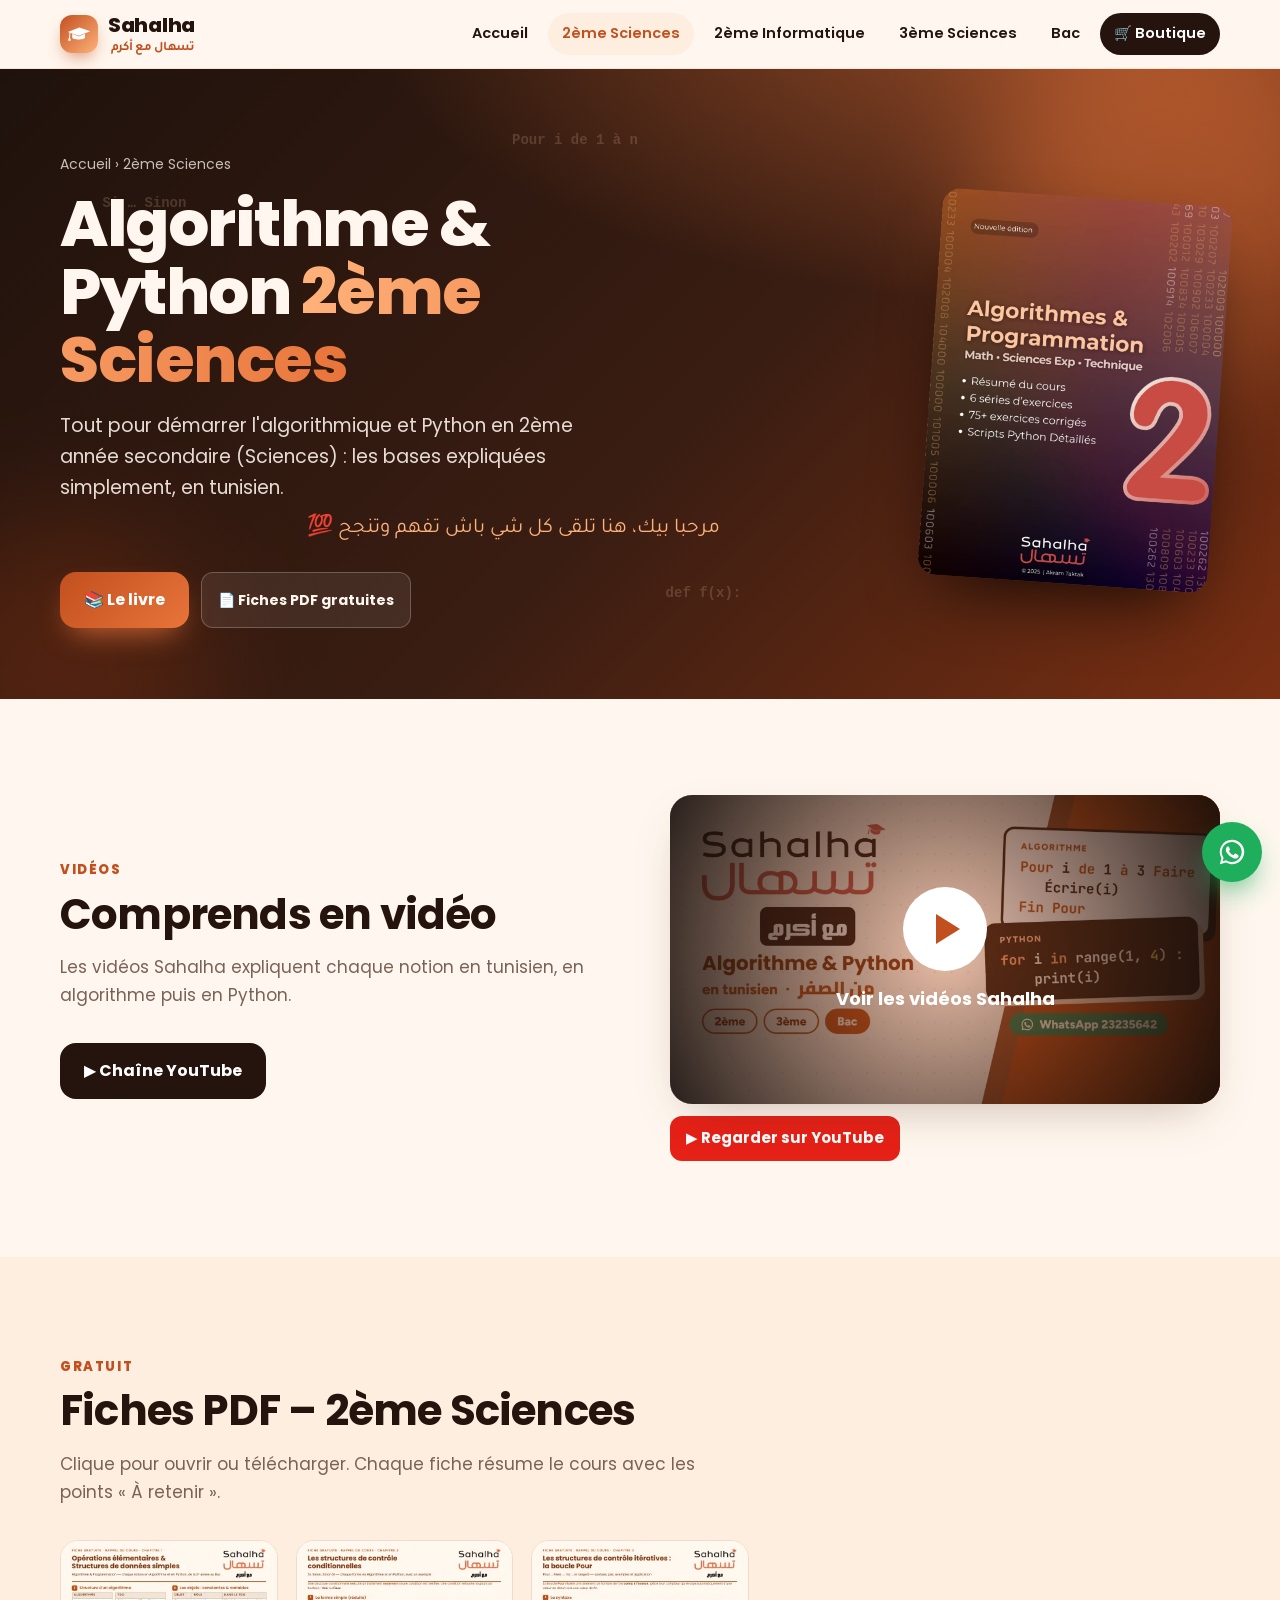
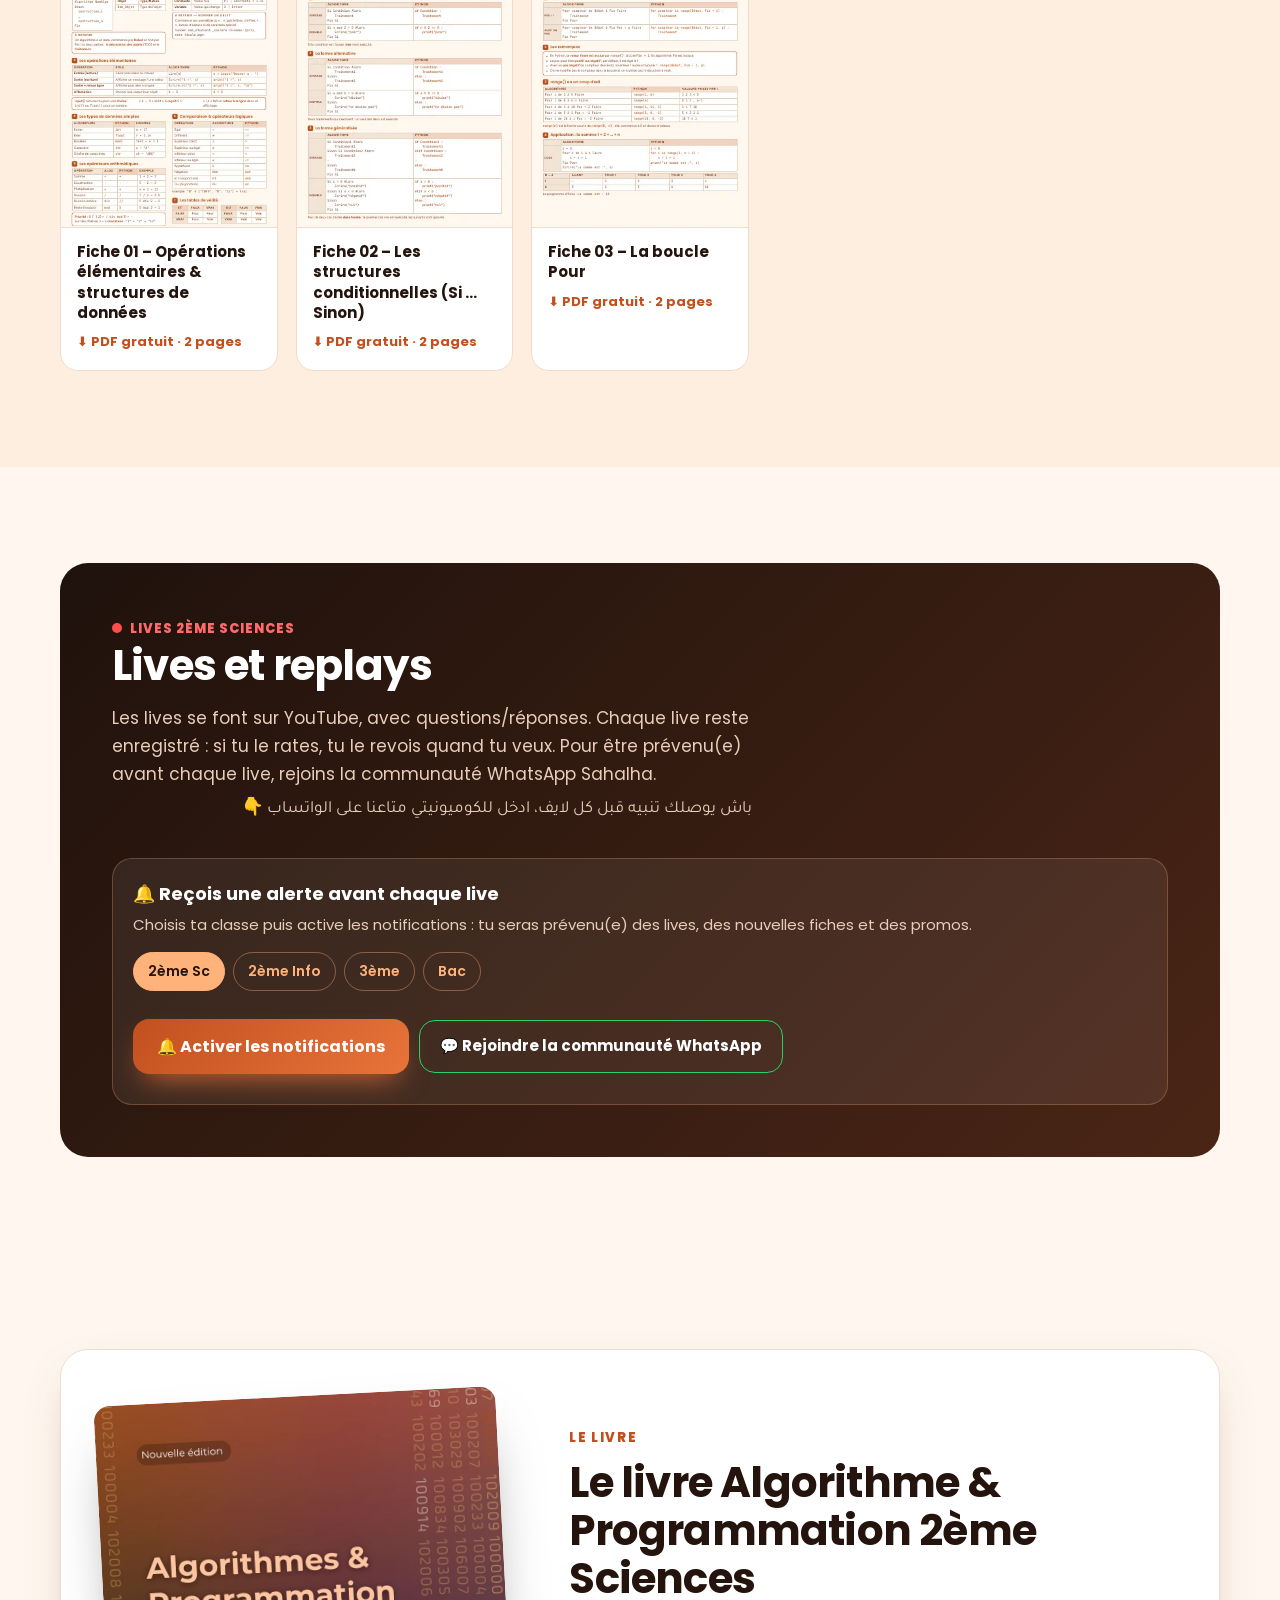
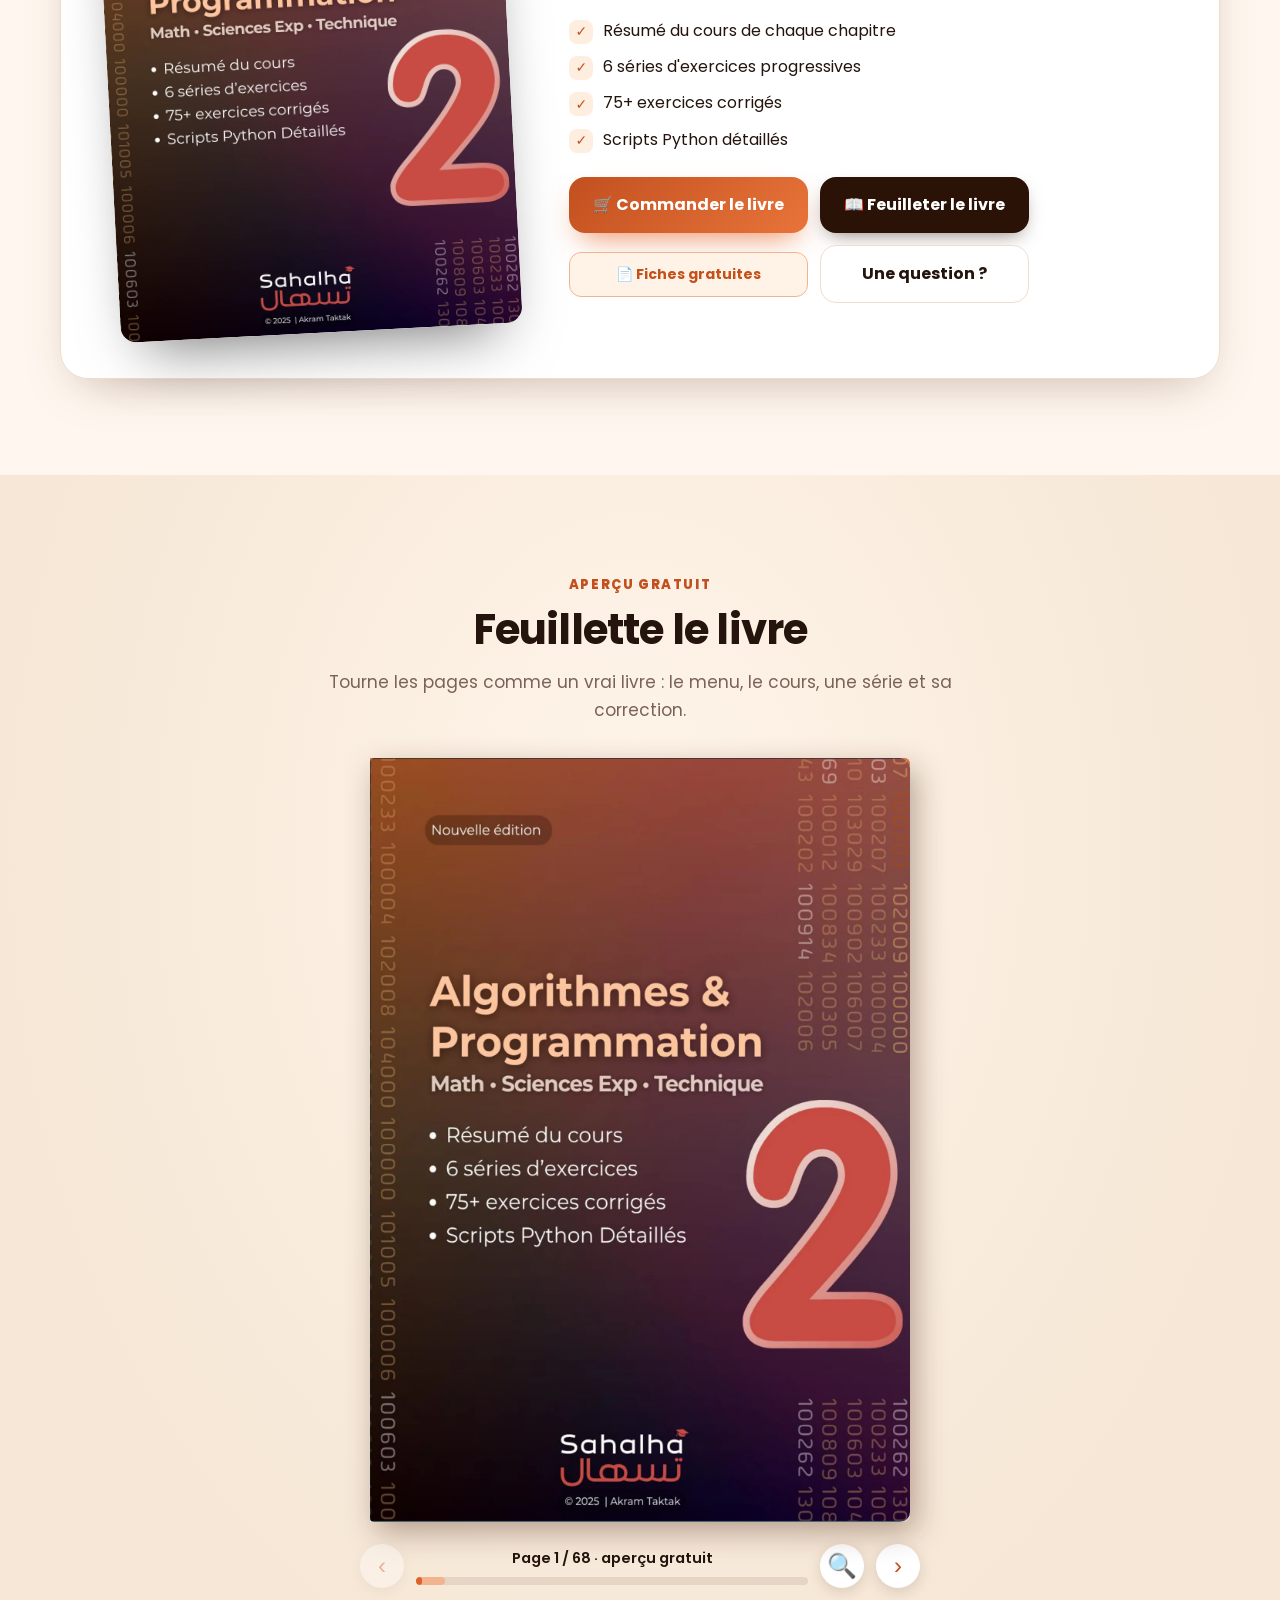
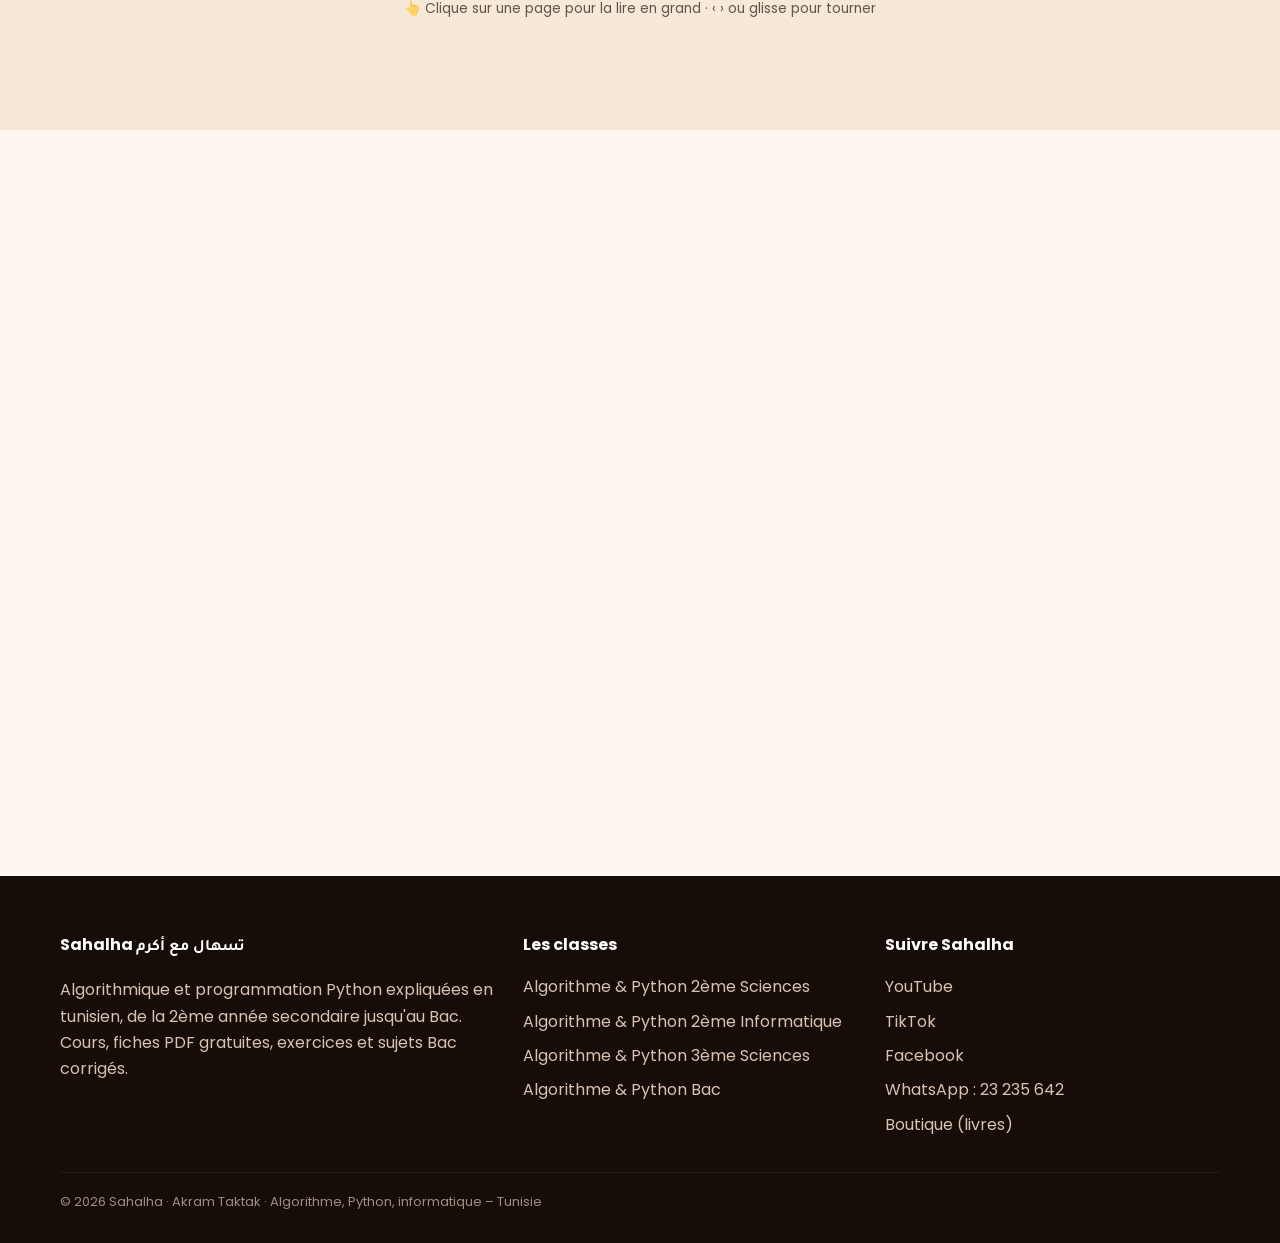
<file: algorithme-python-2eme-sciences/index.html>
<!DOCTYPE html>
<html lang="fr">
<head>
<meta charset="utf-8">
<meta name="viewport" content="width=device-width, initial-scale=1, viewport-fit=cover">
<title>Algorithme &amp; Python 2ème Sciences – Cours et exercices | Sahalha</title>
<meta name="description" content="Algorithmique et programmation Python pour la 2ème année secondaire Sciences en Tunisie : vidéos expliquées en tunisien, fiches de révision PDF gratuites, exercices corrigés et livre Sahalha.">
<meta name="keywords" content="algorithme 2ème sciences, python 2ème année secondaire, informatique 2ème sciences tunisie, algorithme, python, programmation, informatique tunisie, bac tunisie">
<meta name="author" content="Akram Taktak – Sahalha">
<meta name="robots" content="index, follow, max-image-preview:large">
<link rel="canonical" href="https://akramtaktak-sahalha.github.io/algorithme-python-2eme-sciences/">
<meta name="theme-color" content="#c2501f">
<meta property="og:type" content="website">
<meta property="og:locale" content="fr_TN">
<meta property="og:site_name" content="Sahalha – تسهال مع أكرم">
<meta property="og:title" content="Algorithme &amp; Python 2ème Sciences – Cours et exercices | Sahalha">
<meta property="og:description" content="Algorithmique et programmation Python pour la 2ème année secondaire Sciences en Tunisie : vidéos expliquées en tunisien, fiches de révision PDF gratuites, exercices corrigés et livre Sahalha.">
<meta property="og:url" content="https://akramtaktak-sahalha.github.io/algorithme-python-2eme-sciences/">
<meta property="og:image" content="https://akramtaktak-sahalha.github.io/img/og-sahalha.jpg">
<meta name="twitter:card" content="summary_large_image">
<link rel="icon" href="data:image/svg+xml,<svg xmlns='http://www.w3.org/2000/svg' viewBox='0 0 100 100'><rect width='100' height='100' rx='24' fill='%23c2501f'/><g transform='translate(14 24) scale(1.15)' fill='white'><path d='M2 15 33 3l29 10-31 12z'/><path d='M14 20v10c0 7 34 7 34 0V20l-17 7z'/><path d='M8 17.5 6.5 33' stroke='white' stroke-width='2.6'/><rect x='3.5' y='32' width='6' height='7' rx='2'/></g></svg>">
<link rel="preconnect" href="https://fonts.googleapis.com"><link rel="preconnect" href="https://fonts.gstatic.com" crossorigin>
<link href="https://fonts.googleapis.com/css2?family=Poppins:wght@400;600;700;800&family=Tajawal:wght@500;700&display=swap" rel="stylesheet">
<link rel="stylesheet" href="/assets/style.css?v=8c7ece97">
<link rel="manifest" href="/manifest.webmanifest">
<link rel="apple-touch-icon" href="/img/apple-touch-icon.png">
<meta name="apple-mobile-web-app-capable" content="yes">
<meta name="mobile-web-app-capable" content="yes">
<meta name="apple-mobile-web-app-title" content="Sahalha">
<meta name="apple-mobile-web-app-status-bar-style" content="default">
<script type="application/ld+json">{"@context": "https://schema.org", "@graph": [{"@type": "Course", "name": "Algorithme et programmation Python – 2ème Sciences", "description": "Algorithmique et programmation Python pour la 2ème année secondaire Sciences en Tunisie : vidéos expliquées en tunisien, fiches de révision PDF gratuites, exercices corrigés et livre Sahalha.", "inLanguage": "fr-TN", "educationalLevel": "2ème Sciences", "url": "https://akramtaktak-sahalha.github.io/algorithme-python-2eme-sciences/", "provider": {"@type": "EducationalOrganization", "name": "Sahalha", "url": "https://akramtaktak-sahalha.github.io/"}, "hasCourseInstance": {"@type": "CourseInstance", "courseMode": "online", "courseWorkload": "PT1H"}, "offers": {"@type": "Offer", "price": "0", "priceCurrency": "TND", "category": "Free"}}, {"@type": "BreadcrumbList", "itemListElement": [{"@type": "ListItem", "position": 1, "name": "Accueil", "item": "https://akramtaktak-sahalha.github.io/"}, {"@type": "ListItem", "position": 2, "name": "2ème Sciences", "item": "https://akramtaktak-sahalha.github.io/algorithme-python-2eme-sciences/"}]}, {"@type": "FAQPage", "mainEntity": [{"@type": "Question", "name": "Les fiches PDF 2ème Sciences sont-elles gratuites ?", "acceptedAnswer": {"@type": "Answer", "text": "Oui, toutes les fiches de cette page se téléchargent gratuitement en PDF."}}, {"@type": "Question", "name": "Le livre 2ème Sciences suit-il le programme officiel ?", "acceptedAnswer": {"@type": "Answer", "text": "Oui : il suit le programme tunisien d'Algorithmique et Programmation, avec le cours, les séries d'exercices et les corrections en algorithme et en Python."}}, {"@type": "Question", "name": "Comment être informé des lives ?", "acceptedAnswer": {"@type": "Answer", "text": "Rejoins la communauté WhatsApp Sahalha (bouton vert « Rejoindre la communauté WhatsApp » sur cette page) : tu reçois une alerte avant chaque live et à chaque nouvelle fiche. Les lives se font sur YouTube. Pour toute question, écris-moi sur WhatsApp (23 235 642)."}}]}]}</script>
<script>!function(f,b,e,v,n,t,s){if(f.fbq)return;n=f.fbq=function(){n.callMethod?n.callMethod.apply(n,arguments):n.queue.push(arguments)};if(!f._fbq)f._fbq=n;n.push=n;n.loaded=!0;n.version='2.0';n.queue=[];t=b.createElement(e);t.async=!0;t.src=v;s=b.getElementsByTagName(e)[0];s.parentNode.insertBefore(t,s)}(window,document,'script','https://connect.facebook.net/en_US/fbevents.js');fbq('init','1085747067843707');fbq('track','PageView');</script><script>!function(w,d,t){w.TiktokAnalyticsObject=t;var ttq=w[t]=w[t]||[];ttq.methods=["page","track","identify","instances","debug","on","off","once","ready","alias","group","enableCookie","disableCookie"];ttq.setAndDefer=function(t,e){t[e]=function(){t.push([e].concat(Array.prototype.slice.call(arguments,0)))}};for(var i=0;i<ttq.methods.length;i++)ttq.setAndDefer(ttq,ttq.methods[i]);ttq.instance=function(t){for(var e=ttq._i[t]||[],n=0;n<ttq.methods.length;n++)ttq.setAndDefer(e,ttq.methods[n]);return e};ttq.load=function(e,n){var i="https://analytics.tiktok.com/i18n/pixel/events.js";ttq._i=ttq._i||{};ttq._i[e]=[];ttq._i[e]._u=i;ttq._t=ttq._t||{};ttq._t[e]=+new Date;ttq._o=ttq._o||{};ttq._o[e]=n||{};var o=d.createElement("script");o.type="text/javascript";o.async=!0;o.src=i+"?sdkid="+e+"&lib="+t;var a=d.getElementsByTagName("script")[0];a.parentNode.insertBefore(o,a)};ttq.load('DBQRJAJC77UFHI4PL7N0');ttq.page();}(window,document,'ttq');</script>
<script src="https://cdn.onesignal.com/sdks/web/v16/OneSignalSDK.page.js" defer></script>
<script>window.OneSignalDeferred=window.OneSignalDeferred||[];OneSignalDeferred.push(async function(OneSignal){await OneSignal.init({appId:"786ddca5-4470-4993-8717-a3594fc52366",safari_web_id:"web.onesignal.auto.5ecc7e9f-2540-4c26-bcd6-80ea5ac40604",serviceWorkerPath:"sw.js",serviceWorkerParam:{scope:"/"}});window.__os=OneSignal;document.dispatchEvent(new Event("os-ready"));});</script>
</head>
<body>
<a class="skip" href="#main">Aller au contenu</a><header class="nav"><div class="wrap">
<a class="brand" href="/" aria-label="Sahalha – accueil"><span class="logo"><svg viewBox="0 0 64 44" width="24" height="17" aria-hidden="true" fill="#fff"><path d="M2 15 33 3l29 10-31 12z"/><path d="M14 20v10c0 7 34 7 34 0V20l-17 7z"/><path d="M8 17.5 6.5 33" stroke="#fff" stroke-width="2.6" stroke-linecap="round"/><rect x="3.5" y="32" width="6" height="7" rx="2"/></svg></span><span>Sahalha<small class="ar">تسهال مع أكرم</small></span></a>
<nav class="links" aria-label="Menu"><a href="/">Accueil</a><a href="/algorithme-python-2eme-sciences/" aria-current=page>2ème Sciences</a><a href="/algorithme-python-2eme-informatique/">2ème Informatique</a><a href="/algorithme-python-3eme-sciences/">3ème Sciences</a><a href="/bac-algorithme-python-tunisie/">Bac</a><a class="install" href="#" hidden>📲 Installer l'app</a><a class="cta" href="https://sahalha-teshel.converty.shop" target="_blank" rel="noopener">🛒 Boutique</a></nav>
<button class="burger" aria-label="Ouvrir le menu" aria-expanded="false"><span></span></button>
</div></header>
<main id="main">
<section class="hero phero"><div class="hero-blob b1"></div><div class="hero-blob b2"></div>
<span class="tok" style="left:8%;top:20%">Si … Sinon</span><span class="tok" style="left:52%;top:82%;animation-delay:-4s">def f(x):</span><span class="tok" style="left:40%;top:10%;animation-delay:-2s">Pour i de 1 à n</span>
<div class="wrap">
<div class="reveal in"><div class="crumbs"><a href="/">Accueil</a> › 2ème Sciences</div>
<h1>Algorithme & Python <em>2ème Sciences</em></h1><p class="lead">Tout pour démarrer l&#x27;algorithmique et Python en 2ème année secondaire (Sciences) : les bases expliquées simplement, en tunisien.</p><span class="ar">مرحبا بيك، هنا تلقى كل شي باش تفهم وتنجح 💯</span>
<div class="btns"><a class="btn btn-main" href="#livre">📚 Le livre</a><a class="btn btn-ghost btn-sm" href="#fiches">📄 Fiches PDF gratuites</a></div></div>
<div class="reveal in d2"><a href="#apercu" class="open-book" aria-label="Feuilleter le livre"><img class="cover" src="/img/livre-2eme-sciences.webp" alt="Le livre Algorithme &amp; Programmation 2ème Sciences – Sahalha, Tunisie" width="900" height="1200"></a></div>
</div></section>

<section><div class="wrap split">
<div class="reveal"><span class="eyebrow">Vidéos</span><h2>Comprends en vidéo</h2><p class="sub">Les vidéos Sahalha expliquent chaque notion en tunisien, en algorithme puis en Python.</p><a class="btn btn-dark" href="https://www.youtube.com/@Sahalha_Teshel" target="_blank" rel="noopener">▶ Chaîne YouTube</a></div>
<div class="video-wrap reveal"><div class="video"><button data-list="UUbSJk9ZAAfwo3VrJnnkOuQg" aria-label="Lancer les vidéos Sahalha"><div><div class="play"></div>Voir les vidéos Sahalha</div></button></div><a class="yt-out" href="https://www.youtube.com/@Sahalha_Teshel/videos" target="_blank" rel="noopener">▶ Regarder sur YouTube</a><p class="inapp-tip" hidden>📱 Tu es dans TikTok / Instagram / Facebook : appuie sur <b>⋯</b> en haut puis <b>« Ouvrir dans le navigateur »</b> pour voir les vidéos ici, ou clique sur « Regarder sur YouTube ».</p></div>
</div></section>

<section id="fiches" style="background:var(--cream2)"><div class="wrap">
<div class="reveal"><span class="eyebrow">Gratuit</span><h2>Fiches PDF – 2ème Sciences</h2><p class="sub">Clique pour ouvrir ou télécharger. Chaque fiche résume le cours avec les points « À retenir ».</p></div>
<div class="fiches"><a class="fiche reveal d0" href="/pdf/fiche-01-operations-elementaires-structures-de-donnees.pdf" target="_blank" rel="noopener" download><div class="th"><img src="/img/fiches/fiche-01-operations-elementaires-structures-de-donnees.webp" alt="Fiche 01 – Opérations élémentaires &amp; structures de données – PDF gratuit Sahalha" loading="lazy" width="331" height="468"></div><div class="meta"><b>Fiche 01 – Opérations élémentaires &amp; structures de données</b><span>⬇ PDF gratuit · 2 pages</span></div></a><a class="fiche reveal d1" href="/pdf/fiche-02-structures-conditionnelles-si-sinon.pdf" target="_blank" rel="noopener" download><div class="th"><img src="/img/fiches/fiche-02-structures-conditionnelles-si-sinon.webp" alt="Fiche 02 – Les structures conditionnelles (Si … Sinon) – PDF gratuit Sahalha" loading="lazy" width="331" height="468"></div><div class="meta"><b>Fiche 02 – Les structures conditionnelles (Si … Sinon)</b><span>⬇ PDF gratuit · 2 pages</span></div></a><a class="fiche reveal d2" href="/pdf/fiche-03-boucle-pour.pdf" target="_blank" rel="noopener" download><div class="th"><img src="/img/fiches/fiche-03-boucle-pour.webp" alt="Fiche 03 – La boucle Pour – PDF gratuit Sahalha" loading="lazy" width="331" height="468"></div><div class="meta"><b>Fiche 03 – La boucle Pour</b><span>⬇ PDF gratuit · 2 pages</span></div></a></div>
</div></section>


<section><div class="wrap"><div class="live reveal">
<span class="dot"><i></i> Lives 2ème Sciences</span><h2>Lives et replays</h2><p class="sub">Les lives se font sur YouTube, avec questions/réponses. Chaque live reste enregistré : si tu le rates, tu le revois quand tu veux. Pour être prévenu(e) avant chaque live, rejoins la communauté WhatsApp Sahalha. <span class="ar">باش يوصلك تنبيه قبل كل لايف، ادخل للكوميونيتي متاعنا على الواتساب 👇</span></p>
<div class="notif" data-cls="2sc"><b>🔔 Reçois une alerte avant chaque live</b><p>Choisis ta classe puis active les notifications : tu seras prévenu(e) des lives, des nouvelles fiches et des promos.</p>
<div class="chips"><button type="button" data-v="2sc" class="on">2ème Sc</button><button type="button" data-v="2info">2ème Info</button><button type="button" data-v="3sc">3ème</button><button type="button" data-v="bac">Bac</button></div>
<button type="button" class="btn btn-main notif-go">🔔 Activer les notifications</button><a class="btn btn-wa notif-wa" href="https://chat.whatsapp.com/HFkKLOljykmEAK5NuE3Ppn" target="_blank" rel="noopener">💬 Rejoindre la communauté WhatsApp</a><small class="notif-msg"></small></div>
</div></div></section>

<section id="livre"><div class="wrap"><div class="book reveal">
<img src="/img/livre-2eme-sciences.webp" alt="Couverture – Le livre Algorithme &amp; Programmation 2ème Sciences" width="900" height="1200" loading="lazy">
<div><span class="eyebrow">Le livre</span><h2>Le livre Algorithme &amp; Programmation 2ème Sciences</h2><ul class="checks"><li>Résumé du cours de chaque chapitre</li><li>6 séries d&#x27;exercices progressives</li><li>75+ exercices corrigés</li><li>Scripts Python détaillés</li></ul>
<div class="btns"><a class="btn btn-main" href="https://sahalha-teshel.converty.shop/category/2eme-sciences" target="_blank" rel="noopener">🛒 Commander le livre</a><a class="btn btn-sm btn-fiches" href="#fiches">📄 Fiches gratuites</a><a class="btn btn-book open-book" href="#apercu">📖 Feuilleter le livre</a><a class="btn btn-light" href="https://wa.me/21623235642" target="_blank" rel="noopener">Une question ?</a></div></div>
</div></div></section>

<section id="apercu" class="apercu-sec"><div class="wrap"><div class="center reveal"><span class="eyebrow">Aperçu gratuit</span><h2>Feuillette le livre</h2><p class="sub">Tourne les pages comme un vrai livre : le menu, le cours, une série et sa correction.</p></div><div class="fb reveal" data-book="{&quot;ok&quot;: [&quot;/img/apercu/2sc-p1.webp&quot;, &quot;/img/apercu/2sc-p2.webp&quot;, &quot;/img/apercu/2sc-p4.webp&quot;, &quot;/img/apercu/2sc-p8.webp&quot;, &quot;/img/apercu/2sc-p60.webp&quot;], &quot;lock&quot;: [&quot;/img/apercu/flou-2sc-p20.webp&quot;, &quot;/img/apercu/flou-2sc-p36.webp&quot;, &quot;/img/apercu/flou-2sc-p46.webp&quot;], &quot;total&quot;: 68, &quot;shop&quot;: &quot;https://sahalha-teshel.converty.shop/category/2eme-sciences&quot;, &quot;name&quot;: &quot;2ème Sciences&quot;}"><div class="fb-stage"><div class="fb-book"></div></div><div class="fb-bar"><button class="fb-prev" aria-label="Page précédente">‹</button><div class="fb-info"><span class="fb-count"></span><div class="fb-prog"><i class="fb-free"></i><i class="fb-pos"></i></div></div><button class="fb-zoom" aria-label="Agrandir">🔍</button><button class="fb-next" aria-label="Page suivante">›</button></div><p class="fb-hint">👆 Clique sur une page pour la lire en grand · ‹ › ou glisse pour tourner</p></div></div></section><div class="lb" hidden><button aria-label="Fermer">✕</button><img alt="Page du livre"></div>
<section style="padding-top:0"><div class="wrap"><div class="reveal"><span class="eyebrow">Programme</span><h2>Les chapitres</h2></div><div class="chaps reveal"><span>Opérations élémentaires</span><span>Variables et types</span><span>Entrées / sorties</span><span>Structures conditionnelles</span><span>Boucle Pour</span><span>Premiers programmes Python</span></div></div></section>

<section class="faq" style="padding-top:0"><div class="wrap" style="max-width:820px"><div class="reveal"><h2>Questions fréquentes</h2></div><details class="reveal"><summary>Les fiches PDF 2ème Sciences sont-elles gratuites ?</summary><p>Oui, toutes les fiches de cette page se téléchargent gratuitement en PDF.</p></details><details class="reveal"><summary>Le livre 2ème Sciences suit-il le programme officiel ?</summary><p>Oui : il suit le programme tunisien d&#x27;Algorithmique et Programmation, avec le cours, les séries d&#x27;exercices et les corrections en algorithme et en Python.</p></details><details class="reveal"><summary>Comment être informé des lives ?</summary><p>Rejoins la communauté WhatsApp Sahalha (bouton vert « Rejoindre la communauté WhatsApp » sur cette page) : tu reçois une alerte avant chaque live et à chaque nouvelle fiche. Les lives se font sur YouTube. Pour toute question, écris-moi sur WhatsApp (23 235 642).</p></details></div></section>
</main><footer><div class="wrap"><div class="cols">
<div><h3>Sahalha <span class="ar">تسهال مع أكرم</span></h3><p>Algorithmique et programmation Python expliquées en tunisien, de la 2ème année secondaire jusqu'au Bac. Cours, fiches PDF gratuites, exercices et sujets Bac corrigés.</p></div>
<div><h3>Les classes</h3><a href="/algorithme-python-2eme-sciences/">Algorithme & Python 2ème Sciences</a><a href="/algorithme-python-2eme-informatique/">Algorithme & Python 2ème Informatique</a><a href="/algorithme-python-3eme-sciences/">Algorithme & Python 3ème Sciences</a><a href="/bac-algorithme-python-tunisie/">Algorithme & Python Bac</a></div>
<div><h3>Suivre Sahalha</h3><a href="https://www.youtube.com/@Sahalha_Teshel" target="_blank" rel="noopener">YouTube</a><a href="https://www.tiktok.com/@sahalha.teshal.akram" target="_blank" rel="noopener">TikTok</a><a href="https://www.facebook.com/sahalha.teshal.akram" target="_blank" rel="noopener">Facebook</a><a href="https://wa.me/21623235642" target="_blank" rel="noopener">WhatsApp : 23 235 642</a><a href="https://sahalha-teshel.converty.shop" target="_blank" rel="noopener">Boutique (livres)</a></div>
</div><div class="copy">© 2026 Sahalha · Akram Taktak · Algorithme, Python, informatique – Tunisie</div></div></footer>
<div class="sheet" id="sheet" hidden><div class="sheet-in"><button class="x" aria-label="Fermer">×</button><div class="logo big"><svg viewBox="0 0 64 44" width="26" height="18" aria-hidden="true" fill="#fff"><path d="M2 15 33 3l29 10-31 12z"/><path d="M14 20v10c0 7 34 7 34 0V20l-17 7z"/><path d="M8 17.5 6.5 33" stroke="#fff" stroke-width="2.6" stroke-linecap="round"/><rect x="3.5" y="32" width="6" height="7" rx="2"/></svg></div><b>Installe l'app Sahalha</b><p id="sheet-txt"></p><button class="btn btn-main" id="sheet-go">📲 Installer</button></div></div>
<a class="fab" href="https://wa.me/21623235642" target="_blank" rel="noopener" aria-label="Écrire sur WhatsApp"><svg viewBox="0 0 32 32" aria-hidden="true"><path d="M16 3a13 13 0 0 0-11.2 19.6L3 29l6.6-1.7A13 13 0 1 0 16 3zm0 23.6c-2 0-4-.6-5.7-1.6l-.4-.2-3.9 1 1-3.8-.3-.4A10.6 10.6 0 1 1 16 26.6zm5.8-7.9c-.3-.2-1.9-.9-2.2-1-.3-.1-.5-.2-.7.2-.2.3-.8 1-1 1.2-.2.2-.4.2-.7.1a8.7 8.7 0 0 1-4.3-3.8c-.3-.6.3-.5.9-1.7.1-.2 0-.4 0-.6l-1-2.4c-.3-.6-.5-.5-.7-.5h-.6c-.2 0-.6.1-.9.4-.3.3-1.2 1.2-1.2 2.9s1.2 3.3 1.4 3.6c.2.2 2.4 3.6 5.8 5 2.1.9 3 1 4 .8.7-.1 1.9-.8 2.2-1.5.3-.8.3-1.4.2-1.5-.1-.2-.3-.2-.6-.4z"/></svg></a>
<script src="/assets/app.js?v=ef7646f6" defer></script>
</body></html>
</file>
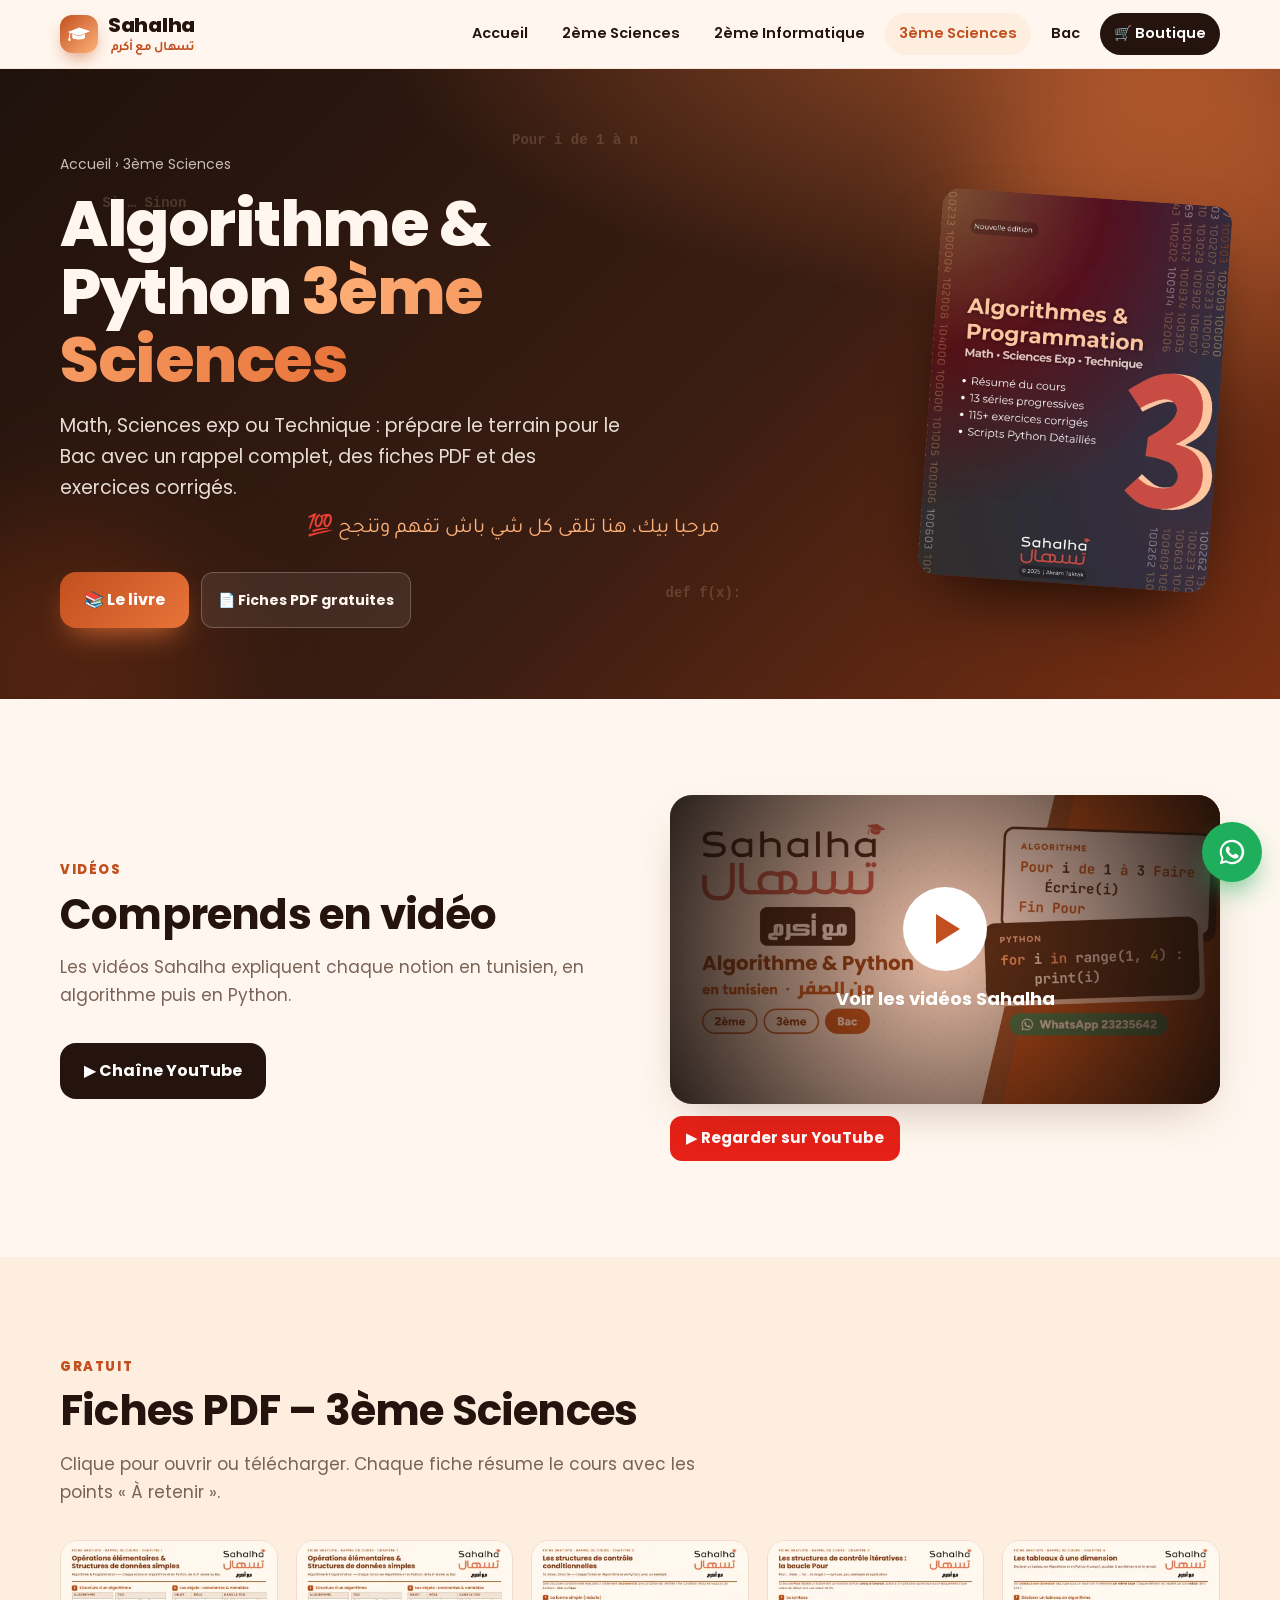
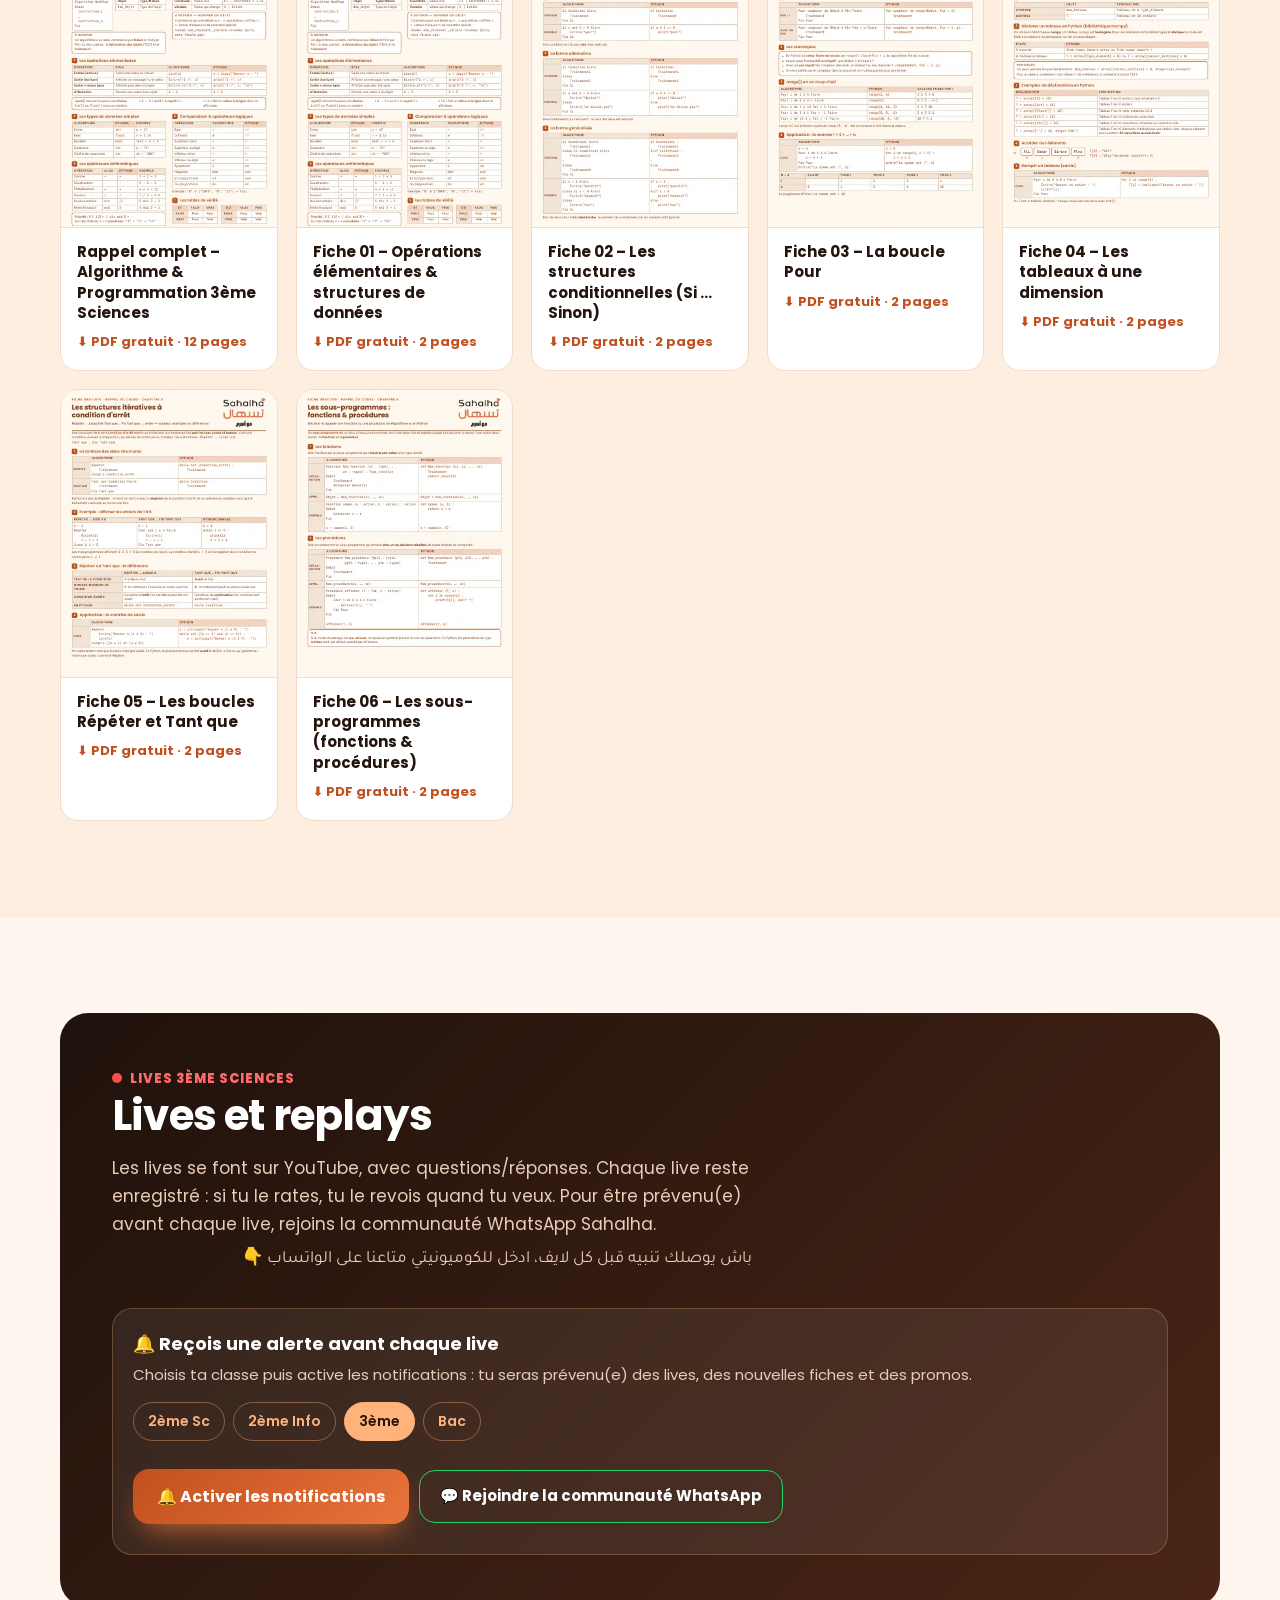
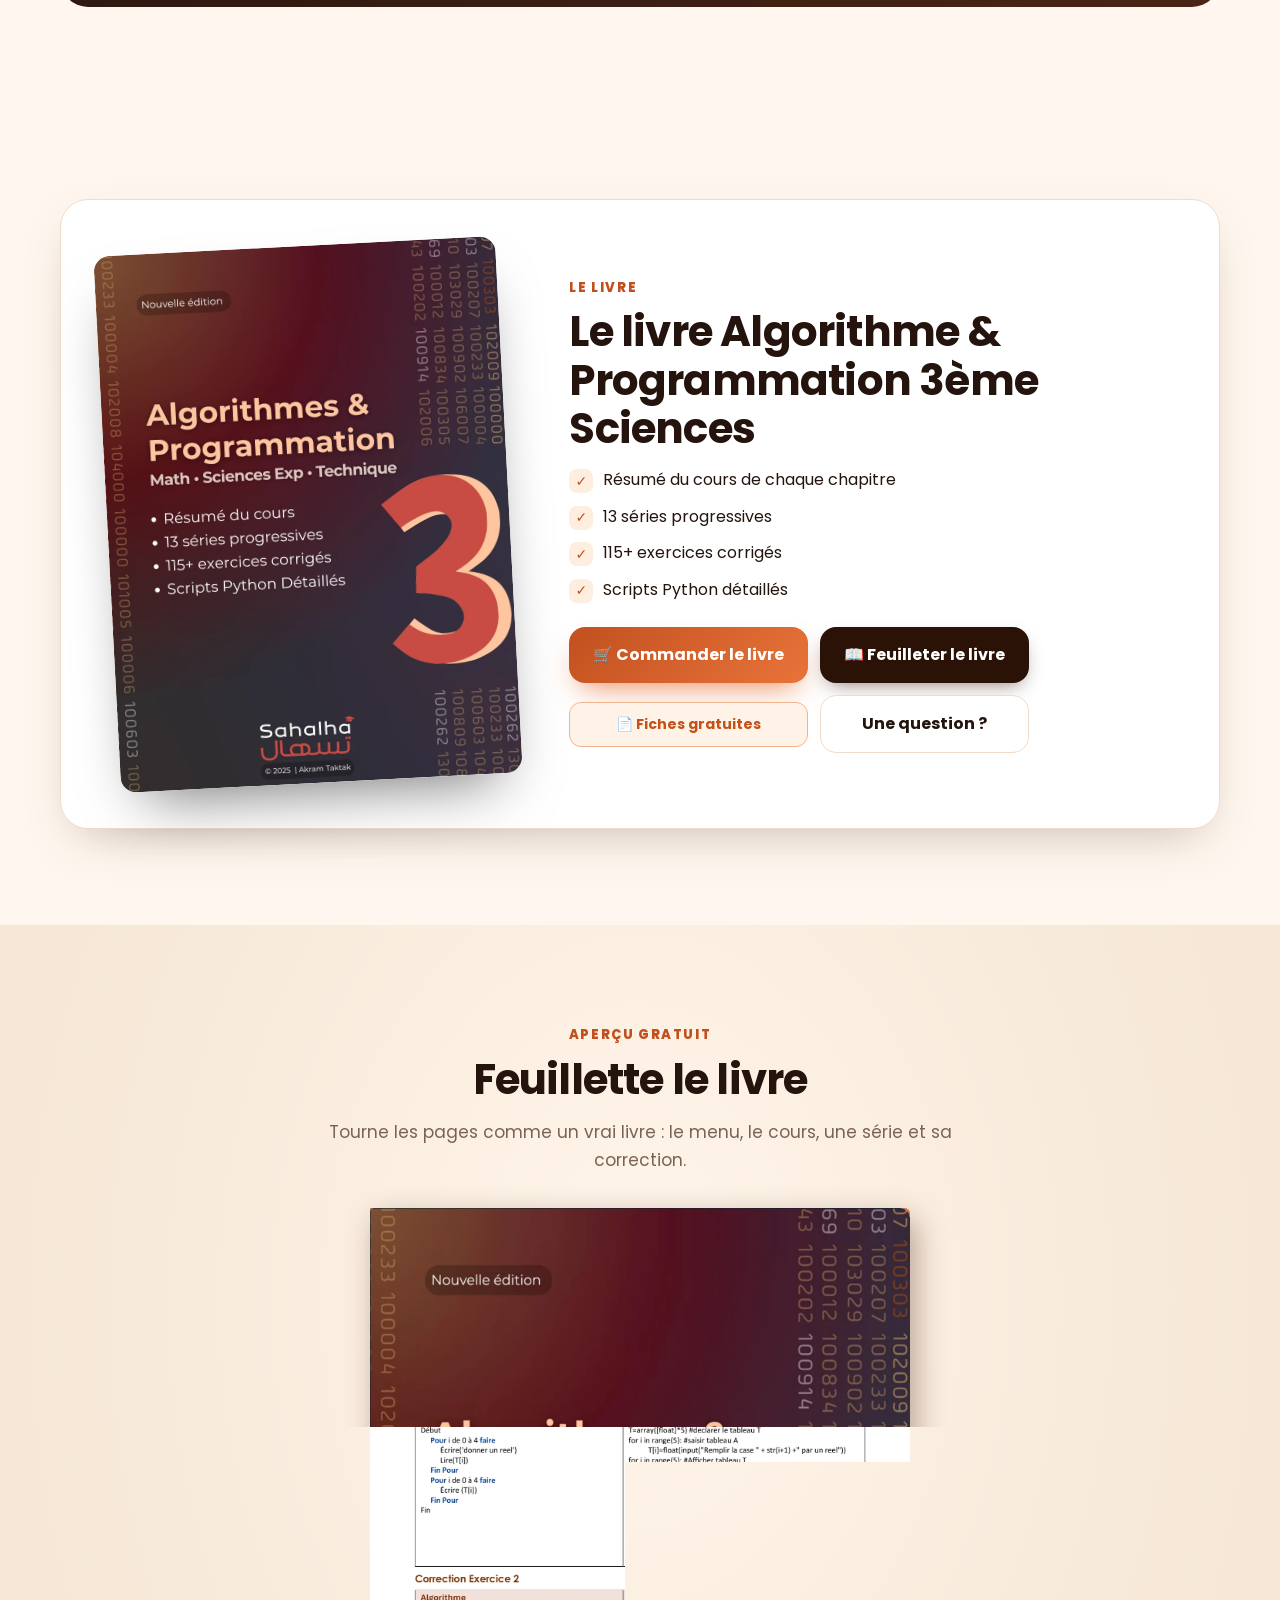
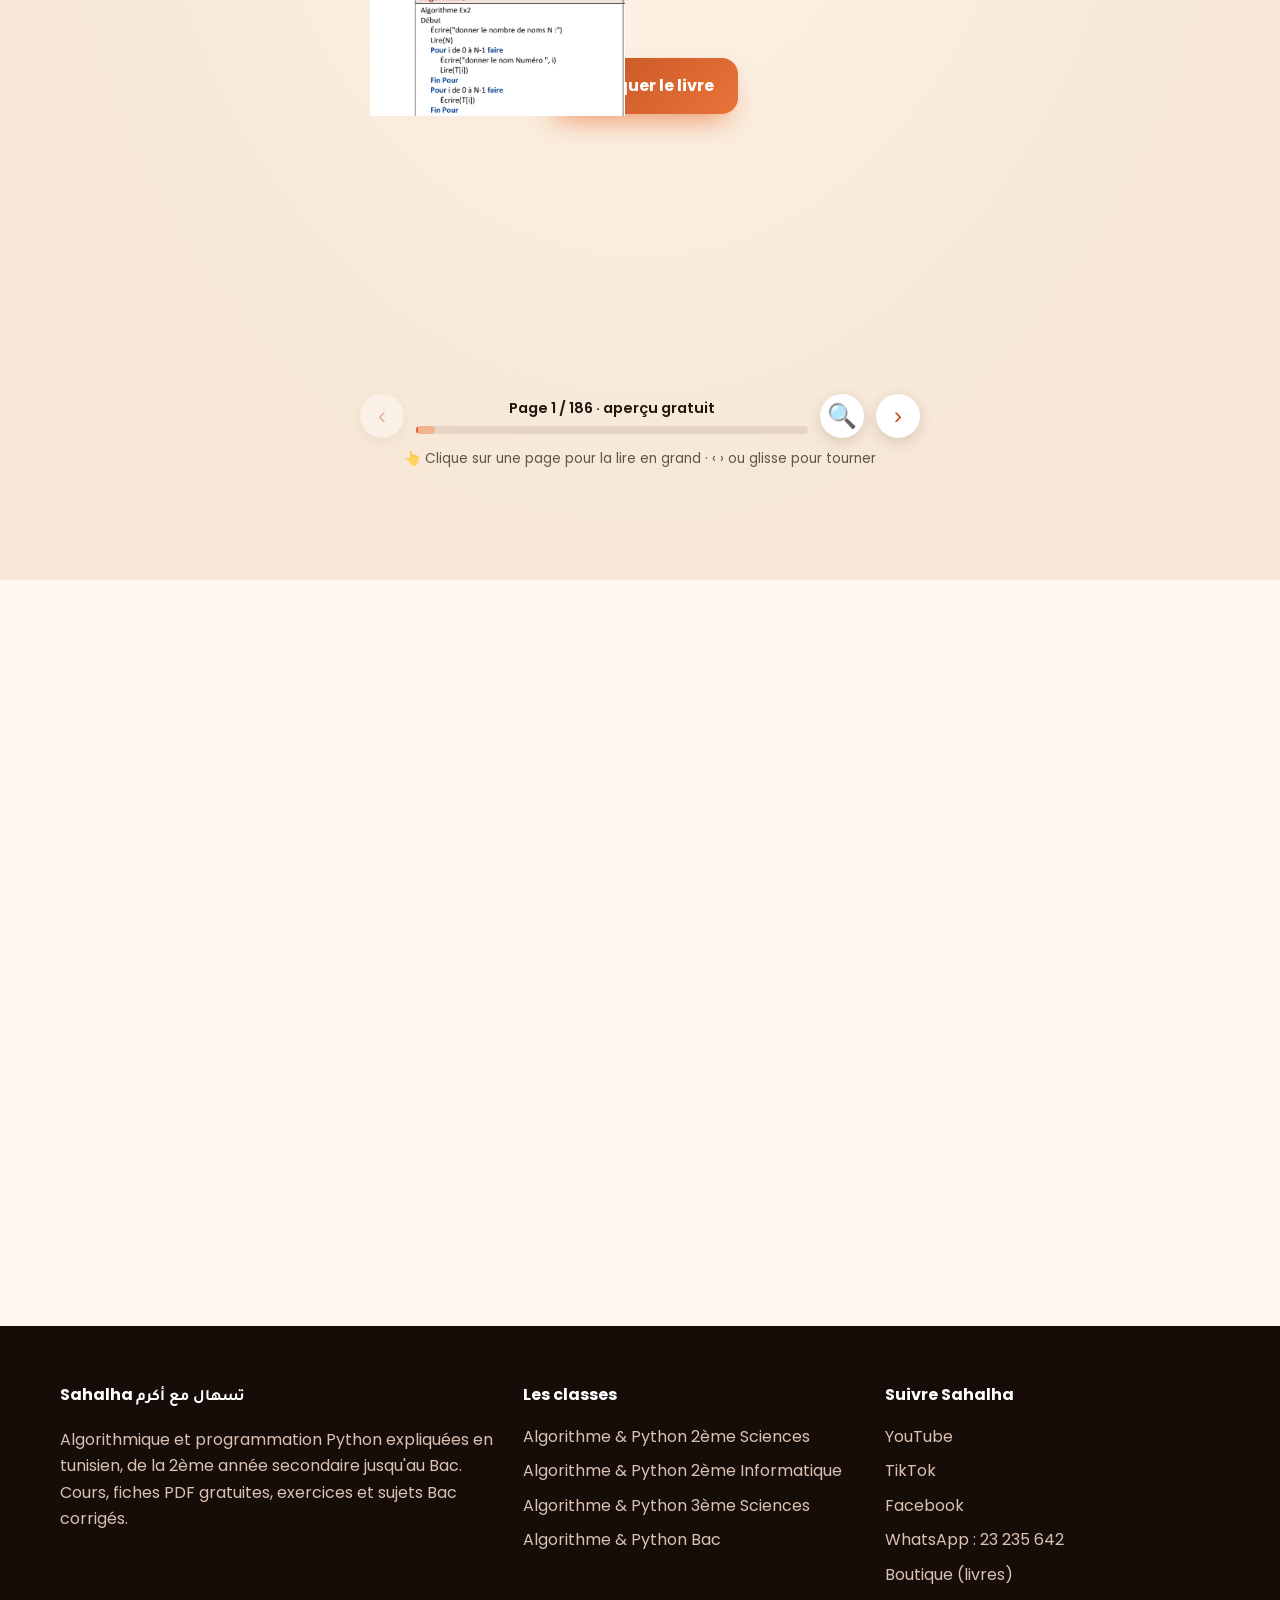
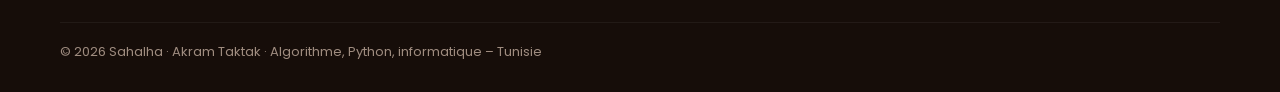
<file: algorithme-python-3eme-sciences/index.html>
<!DOCTYPE html>
<html lang="fr">
<head>
<meta charset="utf-8">
<meta name="viewport" content="width=device-width, initial-scale=1, viewport-fit=cover">
<title>Algorithme &amp; Python 3ème Sciences – Cours et exercices | Sahalha</title>
<meta name="description" content="Algorithmique et programmation Python 3ème année secondaire (Math, Sciences expérimentales, Technique) en Tunisie : rappel de cours PDF gratuit, fiches, exercices corrigés et livre Sahalha.">
<meta name="keywords" content="algorithme 3ème sciences, python 3ème année secondaire, informatique 3ème math tunisie, algorithme, python, programmation, informatique tunisie, bac tunisie">
<meta name="author" content="Akram Taktak – Sahalha">
<meta name="robots" content="index, follow, max-image-preview:large">
<link rel="canonical" href="https://akramtaktak-sahalha.github.io/algorithme-python-3eme-sciences/">
<meta name="theme-color" content="#c2501f">
<meta property="og:type" content="website">
<meta property="og:locale" content="fr_TN">
<meta property="og:site_name" content="Sahalha – تسهال مع أكرم">
<meta property="og:title" content="Algorithme &amp; Python 3ème Sciences – Cours et exercices | Sahalha">
<meta property="og:description" content="Algorithmique et programmation Python 3ème année secondaire (Math, Sciences expérimentales, Technique) en Tunisie : rappel de cours PDF gratuit, fiches, exercices corrigés et livre Sahalha.">
<meta property="og:url" content="https://akramtaktak-sahalha.github.io/algorithme-python-3eme-sciences/">
<meta property="og:image" content="https://akramtaktak-sahalha.github.io/img/og-sahalha.jpg">
<meta name="twitter:card" content="summary_large_image">
<link rel="icon" href="data:image/svg+xml,<svg xmlns='http://www.w3.org/2000/svg' viewBox='0 0 100 100'><rect width='100' height='100' rx='24' fill='%23c2501f'/><g transform='translate(14 24) scale(1.15)' fill='white'><path d='M2 15 33 3l29 10-31 12z'/><path d='M14 20v10c0 7 34 7 34 0V20l-17 7z'/><path d='M8 17.5 6.5 33' stroke='white' stroke-width='2.6'/><rect x='3.5' y='32' width='6' height='7' rx='2'/></g></svg>">
<link rel="preconnect" href="https://fonts.googleapis.com"><link rel="preconnect" href="https://fonts.gstatic.com" crossorigin>
<link href="https://fonts.googleapis.com/css2?family=Poppins:wght@400;600;700;800&family=Tajawal:wght@500;700&display=swap" rel="stylesheet">
<link rel="stylesheet" href="/assets/style.css?v=8c7ece97">
<link rel="manifest" href="/manifest.webmanifest">
<link rel="apple-touch-icon" href="/img/apple-touch-icon.png">
<meta name="apple-mobile-web-app-capable" content="yes">
<meta name="mobile-web-app-capable" content="yes">
<meta name="apple-mobile-web-app-title" content="Sahalha">
<meta name="apple-mobile-web-app-status-bar-style" content="default">
<script type="application/ld+json">{"@context": "https://schema.org", "@graph": [{"@type": "Course", "name": "Algorithme et programmation Python – 3ème Sciences", "description": "Algorithmique et programmation Python 3ème année secondaire (Math, Sciences expérimentales, Technique) en Tunisie : rappel de cours PDF gratuit, fiches, exercices corrigés et livre Sahalha.", "inLanguage": "fr-TN", "educationalLevel": "3ème Sciences", "url": "https://akramtaktak-sahalha.github.io/algorithme-python-3eme-sciences/", "provider": {"@type": "EducationalOrganization", "name": "Sahalha", "url": "https://akramtaktak-sahalha.github.io/"}, "hasCourseInstance": {"@type": "CourseInstance", "courseMode": "online", "courseWorkload": "PT1H"}, "offers": {"@type": "Offer", "price": "0", "priceCurrency": "TND", "category": "Free"}}, {"@type": "BreadcrumbList", "itemListElement": [{"@type": "ListItem", "position": 1, "name": "Accueil", "item": "https://akramtaktak-sahalha.github.io/"}, {"@type": "ListItem", "position": 2, "name": "3ème Sciences", "item": "https://akramtaktak-sahalha.github.io/algorithme-python-3eme-sciences/"}]}, {"@type": "FAQPage", "mainEntity": [{"@type": "Question", "name": "Les fiches PDF 3ème Sciences sont-elles gratuites ?", "acceptedAnswer": {"@type": "Answer", "text": "Oui, toutes les fiches de cette page se téléchargent gratuitement en PDF."}}, {"@type": "Question", "name": "Le livre 3ème Sciences suit-il le programme officiel ?", "acceptedAnswer": {"@type": "Answer", "text": "Oui : il suit le programme tunisien d'Algorithmique et Programmation, avec le cours, les séries d'exercices et les corrections en algorithme et en Python."}}, {"@type": "Question", "name": "Comment être informé des lives ?", "acceptedAnswer": {"@type": "Answer", "text": "Rejoins la communauté WhatsApp Sahalha (bouton vert « Rejoindre la communauté WhatsApp » sur cette page) : tu reçois une alerte avant chaque live et à chaque nouvelle fiche. Les lives se font sur YouTube. Pour toute question, écris-moi sur WhatsApp (23 235 642)."}}]}]}</script>
<script>!function(f,b,e,v,n,t,s){if(f.fbq)return;n=f.fbq=function(){n.callMethod?n.callMethod.apply(n,arguments):n.queue.push(arguments)};if(!f._fbq)f._fbq=n;n.push=n;n.loaded=!0;n.version='2.0';n.queue=[];t=b.createElement(e);t.async=!0;t.src=v;s=b.getElementsByTagName(e)[0];s.parentNode.insertBefore(t,s)}(window,document,'script','https://connect.facebook.net/en_US/fbevents.js');fbq('init','1085747067843707');fbq('track','PageView');</script><script>!function(w,d,t){w.TiktokAnalyticsObject=t;var ttq=w[t]=w[t]||[];ttq.methods=["page","track","identify","instances","debug","on","off","once","ready","alias","group","enableCookie","disableCookie"];ttq.setAndDefer=function(t,e){t[e]=function(){t.push([e].concat(Array.prototype.slice.call(arguments,0)))}};for(var i=0;i<ttq.methods.length;i++)ttq.setAndDefer(ttq,ttq.methods[i]);ttq.instance=function(t){for(var e=ttq._i[t]||[],n=0;n<ttq.methods.length;n++)ttq.setAndDefer(e,ttq.methods[n]);return e};ttq.load=function(e,n){var i="https://analytics.tiktok.com/i18n/pixel/events.js";ttq._i=ttq._i||{};ttq._i[e]=[];ttq._i[e]._u=i;ttq._t=ttq._t||{};ttq._t[e]=+new Date;ttq._o=ttq._o||{};ttq._o[e]=n||{};var o=d.createElement("script");o.type="text/javascript";o.async=!0;o.src=i+"?sdkid="+e+"&lib="+t;var a=d.getElementsByTagName("script")[0];a.parentNode.insertBefore(o,a)};ttq.load('DBQRJAJC77UFHI4PL7N0');ttq.page();}(window,document,'ttq');</script>
<script src="https://cdn.onesignal.com/sdks/web/v16/OneSignalSDK.page.js" defer></script>
<script>window.OneSignalDeferred=window.OneSignalDeferred||[];OneSignalDeferred.push(async function(OneSignal){await OneSignal.init({appId:"786ddca5-4470-4993-8717-a3594fc52366",safari_web_id:"web.onesignal.auto.5ecc7e9f-2540-4c26-bcd6-80ea5ac40604",serviceWorkerPath:"sw.js",serviceWorkerParam:{scope:"/"}});window.__os=OneSignal;document.dispatchEvent(new Event("os-ready"));});</script>
</head>
<body>
<a class="skip" href="#main">Aller au contenu</a><header class="nav"><div class="wrap">
<a class="brand" href="/" aria-label="Sahalha – accueil"><span class="logo"><svg viewBox="0 0 64 44" width="24" height="17" aria-hidden="true" fill="#fff"><path d="M2 15 33 3l29 10-31 12z"/><path d="M14 20v10c0 7 34 7 34 0V20l-17 7z"/><path d="M8 17.5 6.5 33" stroke="#fff" stroke-width="2.6" stroke-linecap="round"/><rect x="3.5" y="32" width="6" height="7" rx="2"/></svg></span><span>Sahalha<small class="ar">تسهال مع أكرم</small></span></a>
<nav class="links" aria-label="Menu"><a href="/">Accueil</a><a href="/algorithme-python-2eme-sciences/">2ème Sciences</a><a href="/algorithme-python-2eme-informatique/">2ème Informatique</a><a href="/algorithme-python-3eme-sciences/" aria-current=page>3ème Sciences</a><a href="/bac-algorithme-python-tunisie/">Bac</a><a class="install" href="#" hidden>📲 Installer l'app</a><a class="cta" href="https://sahalha-teshel.converty.shop" target="_blank" rel="noopener">🛒 Boutique</a></nav>
<button class="burger" aria-label="Ouvrir le menu" aria-expanded="false"><span></span></button>
</div></header>
<main id="main">
<section class="hero phero"><div class="hero-blob b1"></div><div class="hero-blob b2"></div>
<span class="tok" style="left:8%;top:20%">Si … Sinon</span><span class="tok" style="left:52%;top:82%;animation-delay:-4s">def f(x):</span><span class="tok" style="left:40%;top:10%;animation-delay:-2s">Pour i de 1 à n</span>
<div class="wrap">
<div class="reveal in"><div class="crumbs"><a href="/">Accueil</a> › 3ème Sciences</div>
<h1>Algorithme & Python <em>3ème Sciences</em></h1><p class="lead">Math, Sciences exp ou Technique : prépare le terrain pour le Bac avec un rappel complet, des fiches PDF et des exercices corrigés.</p><span class="ar">مرحبا بيك، هنا تلقى كل شي باش تفهم وتنجح 💯</span>
<div class="btns"><a class="btn btn-main" href="#livre">📚 Le livre</a><a class="btn btn-ghost btn-sm" href="#fiches">📄 Fiches PDF gratuites</a></div></div>
<div class="reveal in d2"><a href="#apercu" class="open-book" aria-label="Feuilleter le livre"><img class="cover" src="/img/livre-3eme-sciences.webp" alt="Le livre Algorithme &amp; Programmation 3ème Sciences – Sahalha, Tunisie" width="900" height="1200"></a></div>
</div></section>

<section><div class="wrap split">
<div class="reveal"><span class="eyebrow">Vidéos</span><h2>Comprends en vidéo</h2><p class="sub">Les vidéos Sahalha expliquent chaque notion en tunisien, en algorithme puis en Python.</p><a class="btn btn-dark" href="https://www.youtube.com/@Sahalha_Teshel" target="_blank" rel="noopener">▶ Chaîne YouTube</a></div>
<div class="video-wrap reveal"><div class="video"><button data-list="UUbSJk9ZAAfwo3VrJnnkOuQg" aria-label="Lancer les vidéos Sahalha"><div><div class="play"></div>Voir les vidéos Sahalha</div></button></div><a class="yt-out" href="https://www.youtube.com/@Sahalha_Teshel/videos" target="_blank" rel="noopener">▶ Regarder sur YouTube</a><p class="inapp-tip" hidden>📱 Tu es dans TikTok / Instagram / Facebook : appuie sur <b>⋯</b> en haut puis <b>« Ouvrir dans le navigateur »</b> pour voir les vidéos ici, ou clique sur « Regarder sur YouTube ».</p></div>
</div></section>

<section id="fiches" style="background:var(--cream2)"><div class="wrap">
<div class="reveal"><span class="eyebrow">Gratuit</span><h2>Fiches PDF – 3ème Sciences</h2><p class="sub">Clique pour ouvrir ou télécharger. Chaque fiche résume le cours avec les points « À retenir ».</p></div>
<div class="fiches"><a class="fiche reveal d0" href="/pdf/rappel-algorithme-programmation-3eme-sciences.pdf" target="_blank" rel="noopener" download><div class="th"><img src="/img/fiches/rappel-algorithme-programmation-3eme-sciences.webp" alt="Rappel complet – Algorithme &amp; Programmation 3ème Sciences – PDF gratuit Sahalha" loading="lazy" width="331" height="468"></div><div class="meta"><b>Rappel complet – Algorithme &amp; Programmation 3ème Sciences</b><span>⬇ PDF gratuit · 12 pages</span></div></a><a class="fiche reveal d1" href="/pdf/fiche-01-operations-elementaires-structures-de-donnees.pdf" target="_blank" rel="noopener" download><div class="th"><img src="/img/fiches/fiche-01-operations-elementaires-structures-de-donnees.webp" alt="Fiche 01 – Opérations élémentaires &amp; structures de données – PDF gratuit Sahalha" loading="lazy" width="331" height="468"></div><div class="meta"><b>Fiche 01 – Opérations élémentaires &amp; structures de données</b><span>⬇ PDF gratuit · 2 pages</span></div></a><a class="fiche reveal d2" href="/pdf/fiche-02-structures-conditionnelles-si-sinon.pdf" target="_blank" rel="noopener" download><div class="th"><img src="/img/fiches/fiche-02-structures-conditionnelles-si-sinon.webp" alt="Fiche 02 – Les structures conditionnelles (Si … Sinon) – PDF gratuit Sahalha" loading="lazy" width="331" height="468"></div><div class="meta"><b>Fiche 02 – Les structures conditionnelles (Si … Sinon)</b><span>⬇ PDF gratuit · 2 pages</span></div></a><a class="fiche reveal d3" href="/pdf/fiche-03-boucle-pour.pdf" target="_blank" rel="noopener" download><div class="th"><img src="/img/fiches/fiche-03-boucle-pour.webp" alt="Fiche 03 – La boucle Pour – PDF gratuit Sahalha" loading="lazy" width="331" height="468"></div><div class="meta"><b>Fiche 03 – La boucle Pour</b><span>⬇ PDF gratuit · 2 pages</span></div></a><a class="fiche reveal d0" href="/pdf/fiche-04-tableaux.pdf" target="_blank" rel="noopener" download><div class="th"><img src="/img/fiches/fiche-04-tableaux.webp" alt="Fiche 04 – Les tableaux à une dimension – PDF gratuit Sahalha" loading="lazy" width="331" height="468"></div><div class="meta"><b>Fiche 04 – Les tableaux à une dimension</b><span>⬇ PDF gratuit · 2 pages</span></div></a><a class="fiche reveal d1" href="/pdf/fiche-05-boucles-repeter-tant-que.pdf" target="_blank" rel="noopener" download><div class="th"><img src="/img/fiches/fiche-05-boucles-repeter-tant-que.webp" alt="Fiche 05 – Les boucles Répéter et Tant que – PDF gratuit Sahalha" loading="lazy" width="331" height="468"></div><div class="meta"><b>Fiche 05 – Les boucles Répéter et Tant que</b><span>⬇ PDF gratuit · 2 pages</span></div></a><a class="fiche reveal d2" href="/pdf/fiche-06-sous-programmes-fonctions-procedures.pdf" target="_blank" rel="noopener" download><div class="th"><img src="/img/fiches/fiche-06-sous-programmes-fonctions-procedures.webp" alt="Fiche 06 – Les sous-programmes (fonctions &amp; procédures) – PDF gratuit Sahalha" loading="lazy" width="331" height="468"></div><div class="meta"><b>Fiche 06 – Les sous-programmes (fonctions &amp; procédures)</b><span>⬇ PDF gratuit · 2 pages</span></div></a></div>
</div></section>


<section><div class="wrap"><div class="live reveal">
<span class="dot"><i></i> Lives 3ème Sciences</span><h2>Lives et replays</h2><p class="sub">Les lives se font sur YouTube, avec questions/réponses. Chaque live reste enregistré : si tu le rates, tu le revois quand tu veux. Pour être prévenu(e) avant chaque live, rejoins la communauté WhatsApp Sahalha. <span class="ar">باش يوصلك تنبيه قبل كل لايف، ادخل للكوميونيتي متاعنا على الواتساب 👇</span></p>
<div class="notif" data-cls="3sc"><b>🔔 Reçois une alerte avant chaque live</b><p>Choisis ta classe puis active les notifications : tu seras prévenu(e) des lives, des nouvelles fiches et des promos.</p>
<div class="chips"><button type="button" data-v="2sc">2ème Sc</button><button type="button" data-v="2info">2ème Info</button><button type="button" data-v="3sc" class="on">3ème</button><button type="button" data-v="bac">Bac</button></div>
<button type="button" class="btn btn-main notif-go">🔔 Activer les notifications</button><a class="btn btn-wa notif-wa" href="https://chat.whatsapp.com/HFkKLOljykmEAK5NuE3Ppn" target="_blank" rel="noopener">💬 Rejoindre la communauté WhatsApp</a><small class="notif-msg"></small></div>
</div></div></section>

<section id="livre"><div class="wrap"><div class="book reveal">
<img src="/img/livre-3eme-sciences.webp" alt="Couverture – Le livre Algorithme &amp; Programmation 3ème Sciences" width="900" height="1200" loading="lazy">
<div><span class="eyebrow">Le livre</span><h2>Le livre Algorithme &amp; Programmation 3ème Sciences</h2><ul class="checks"><li>Résumé du cours de chaque chapitre</li><li>13 séries progressives</li><li>115+ exercices corrigés</li><li>Scripts Python détaillés</li></ul>
<div class="btns"><a class="btn btn-main" href="https://sahalha-teshel.converty.shop/category/3eme-secondaire" target="_blank" rel="noopener">🛒 Commander le livre</a><a class="btn btn-sm btn-fiches" href="#fiches">📄 Fiches gratuites</a><a class="btn btn-book open-book" href="#apercu">📖 Feuilleter le livre</a><a class="btn btn-light" href="https://wa.me/21623235642" target="_blank" rel="noopener">Une question ?</a></div></div>
</div></div></section>

<section id="apercu" class="apercu-sec"><div class="wrap"><div class="center reveal"><span class="eyebrow">Aperçu gratuit</span><h2>Feuillette le livre</h2><p class="sub">Tourne les pages comme un vrai livre : le menu, le cours, une série et sa correction.</p></div><div class="fb reveal" data-book="{&quot;ok&quot;: [&quot;/img/apercu/3sc-p1.webp&quot;, &quot;/img/apercu/3sc-p2.webp&quot;, &quot;/img/apercu/3sc-p3.webp&quot;, &quot;/img/apercu/3sc-p4.webp&quot;, &quot;/img/apercu/3sc-p32.webp&quot;, &quot;/img/apercu/3sc-p34.webp&quot;, &quot;/img/apercu/3sc-p35.webp&quot;, &quot;/img/apercu/3sc-p145.webp&quot;, &quot;/img/apercu/3sc-p150.webp&quot;], &quot;lock&quot;: [&quot;/img/apercu/flou-3sc-p62.webp&quot;, &quot;/img/apercu/flou-3sc-p114.webp&quot;, &quot;/img/apercu/flou-3sc-p174.webp&quot;], &quot;total&quot;: 186, &quot;shop&quot;: &quot;https://sahalha-teshel.converty.shop/category/3eme-secondaire&quot;, &quot;name&quot;: &quot;3ème Sciences&quot;}"><div class="fb-stage"><div class="fb-book"></div></div><div class="fb-bar"><button class="fb-prev" aria-label="Page précédente">‹</button><div class="fb-info"><span class="fb-count"></span><div class="fb-prog"><i class="fb-free"></i><i class="fb-pos"></i></div></div><button class="fb-zoom" aria-label="Agrandir">🔍</button><button class="fb-next" aria-label="Page suivante">›</button></div><p class="fb-hint">👆 Clique sur une page pour la lire en grand · ‹ › ou glisse pour tourner</p></div></div></section><div class="lb" hidden><button aria-label="Fermer">✕</button><img alt="Page du livre"></div>
<section style="padding-top:0"><div class="wrap"><div class="reveal"><span class="eyebrow">Programme</span><h2>Les chapitres</h2></div><div class="chaps reveal"><span>Structures de données</span><span>Structures conditionnelles</span><span>Boucles Pour / Répéter / Tant que</span><span>Tableaux</span><span>Chaînes de caractères</span><span>Sous-programmes</span></div></div></section>

<section class="faq" style="padding-top:0"><div class="wrap" style="max-width:820px"><div class="reveal"><h2>Questions fréquentes</h2></div><details class="reveal"><summary>Les fiches PDF 3ème Sciences sont-elles gratuites ?</summary><p>Oui, toutes les fiches de cette page se téléchargent gratuitement en PDF.</p></details><details class="reveal"><summary>Le livre 3ème Sciences suit-il le programme officiel ?</summary><p>Oui : il suit le programme tunisien d&#x27;Algorithmique et Programmation, avec le cours, les séries d&#x27;exercices et les corrections en algorithme et en Python.</p></details><details class="reveal"><summary>Comment être informé des lives ?</summary><p>Rejoins la communauté WhatsApp Sahalha (bouton vert « Rejoindre la communauté WhatsApp » sur cette page) : tu reçois une alerte avant chaque live et à chaque nouvelle fiche. Les lives se font sur YouTube. Pour toute question, écris-moi sur WhatsApp (23 235 642).</p></details></div></section>
</main><footer><div class="wrap"><div class="cols">
<div><h3>Sahalha <span class="ar">تسهال مع أكرم</span></h3><p>Algorithmique et programmation Python expliquées en tunisien, de la 2ème année secondaire jusqu'au Bac. Cours, fiches PDF gratuites, exercices et sujets Bac corrigés.</p></div>
<div><h3>Les classes</h3><a href="/algorithme-python-2eme-sciences/">Algorithme & Python 2ème Sciences</a><a href="/algorithme-python-2eme-informatique/">Algorithme & Python 2ème Informatique</a><a href="/algorithme-python-3eme-sciences/">Algorithme & Python 3ème Sciences</a><a href="/bac-algorithme-python-tunisie/">Algorithme & Python Bac</a></div>
<div><h3>Suivre Sahalha</h3><a href="https://www.youtube.com/@Sahalha_Teshel" target="_blank" rel="noopener">YouTube</a><a href="https://www.tiktok.com/@sahalha.teshal.akram" target="_blank" rel="noopener">TikTok</a><a href="https://www.facebook.com/sahalha.teshal.akram" target="_blank" rel="noopener">Facebook</a><a href="https://wa.me/21623235642" target="_blank" rel="noopener">WhatsApp : 23 235 642</a><a href="https://sahalha-teshel.converty.shop" target="_blank" rel="noopener">Boutique (livres)</a></div>
</div><div class="copy">© 2026 Sahalha · Akram Taktak · Algorithme, Python, informatique – Tunisie</div></div></footer>
<div class="sheet" id="sheet" hidden><div class="sheet-in"><button class="x" aria-label="Fermer">×</button><div class="logo big"><svg viewBox="0 0 64 44" width="26" height="18" aria-hidden="true" fill="#fff"><path d="M2 15 33 3l29 10-31 12z"/><path d="M14 20v10c0 7 34 7 34 0V20l-17 7z"/><path d="M8 17.5 6.5 33" stroke="#fff" stroke-width="2.6" stroke-linecap="round"/><rect x="3.5" y="32" width="6" height="7" rx="2"/></svg></div><b>Installe l'app Sahalha</b><p id="sheet-txt"></p><button class="btn btn-main" id="sheet-go">📲 Installer</button></div></div>
<a class="fab" href="https://wa.me/21623235642" target="_blank" rel="noopener" aria-label="Écrire sur WhatsApp"><svg viewBox="0 0 32 32" aria-hidden="true"><path d="M16 3a13 13 0 0 0-11.2 19.6L3 29l6.6-1.7A13 13 0 1 0 16 3zm0 23.6c-2 0-4-.6-5.7-1.6l-.4-.2-3.9 1 1-3.8-.3-.4A10.6 10.6 0 1 1 16 26.6zm5.8-7.9c-.3-.2-1.9-.9-2.2-1-.3-.1-.5-.2-.7.2-.2.3-.8 1-1 1.2-.2.2-.4.2-.7.1a8.7 8.7 0 0 1-4.3-3.8c-.3-.6.3-.5.9-1.7.1-.2 0-.4 0-.6l-1-2.4c-.3-.6-.5-.5-.7-.5h-.6c-.2 0-.6.1-.9.4-.3.3-1.2 1.2-1.2 2.9s1.2 3.3 1.4 3.6c.2.2 2.4 3.6 5.8 5 2.1.9 3 1 4 .8.7-.1 1.9-.8 2.2-1.5.3-.8.3-1.4.2-1.5-.1-.2-.3-.2-.6-.4z"/></svg></a>
<script src="/assets/app.js?v=ef7646f6" defer></script>
</body></html>
</file>
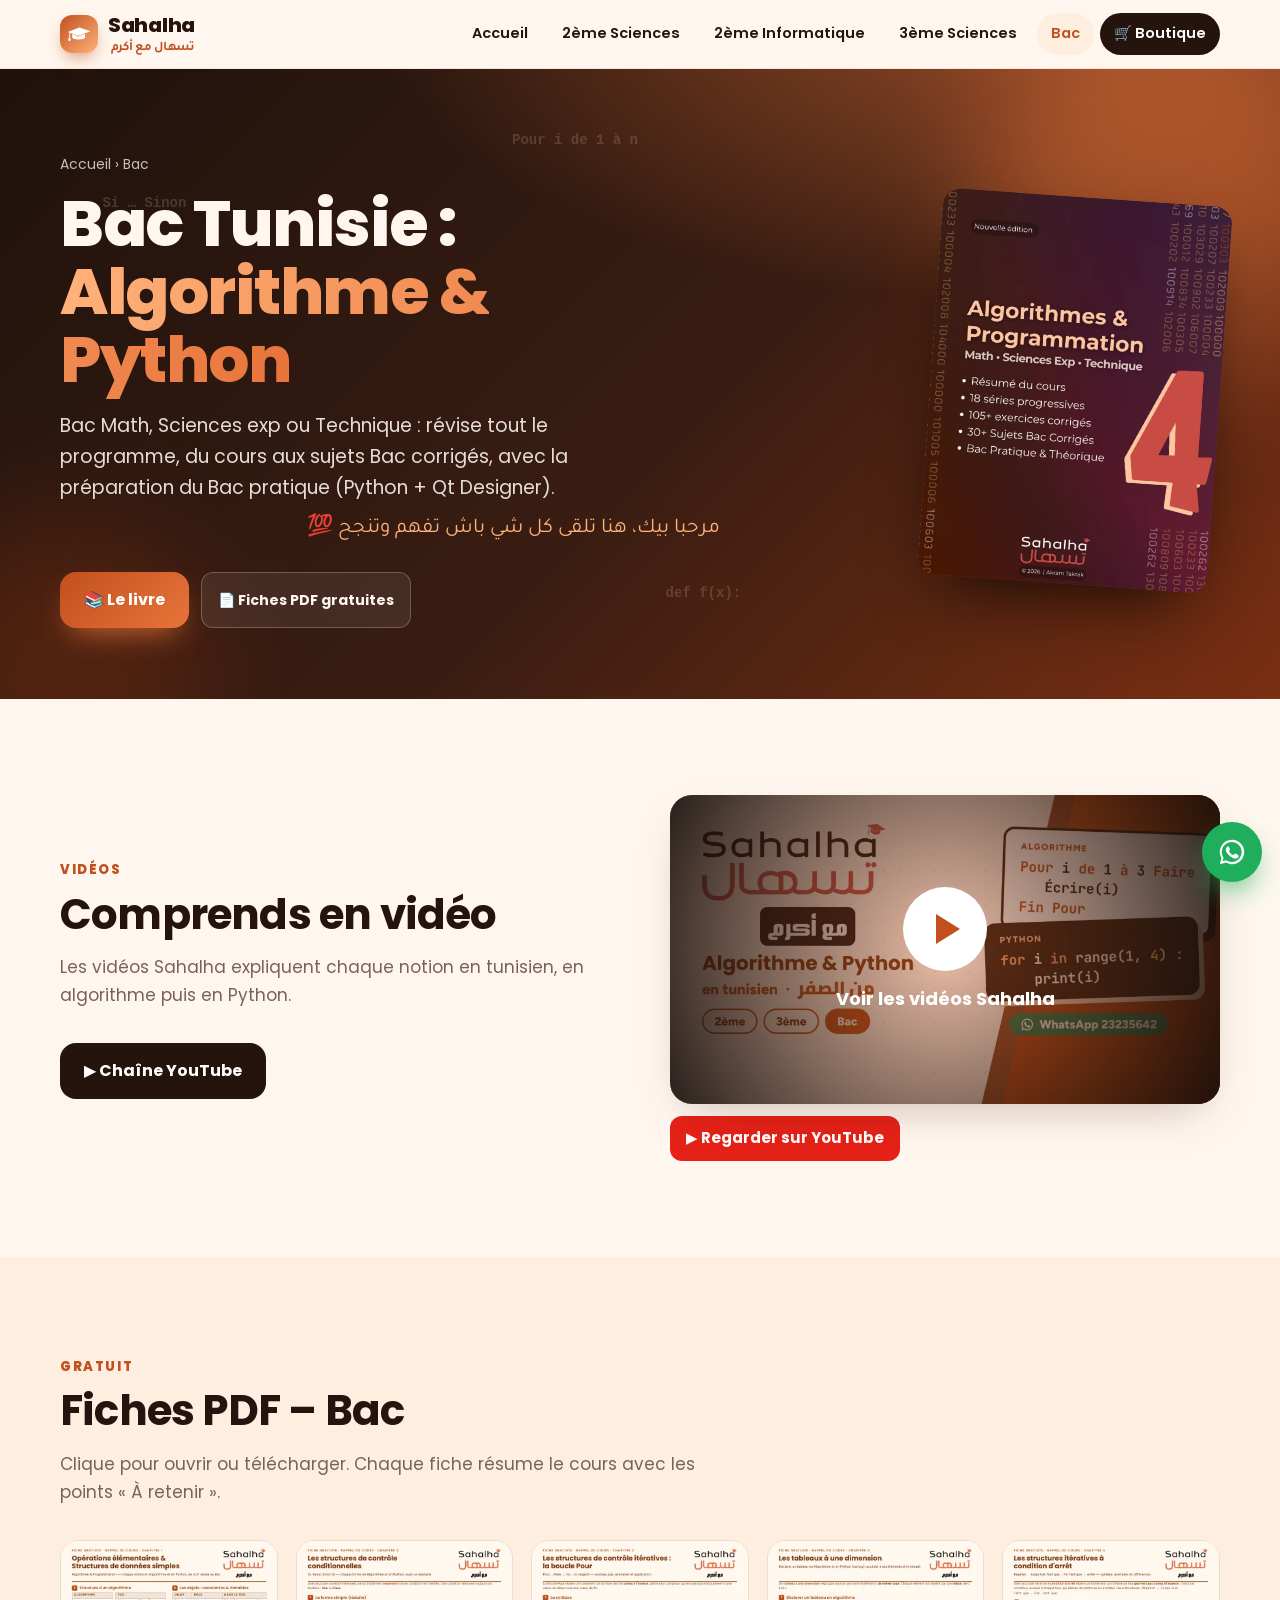
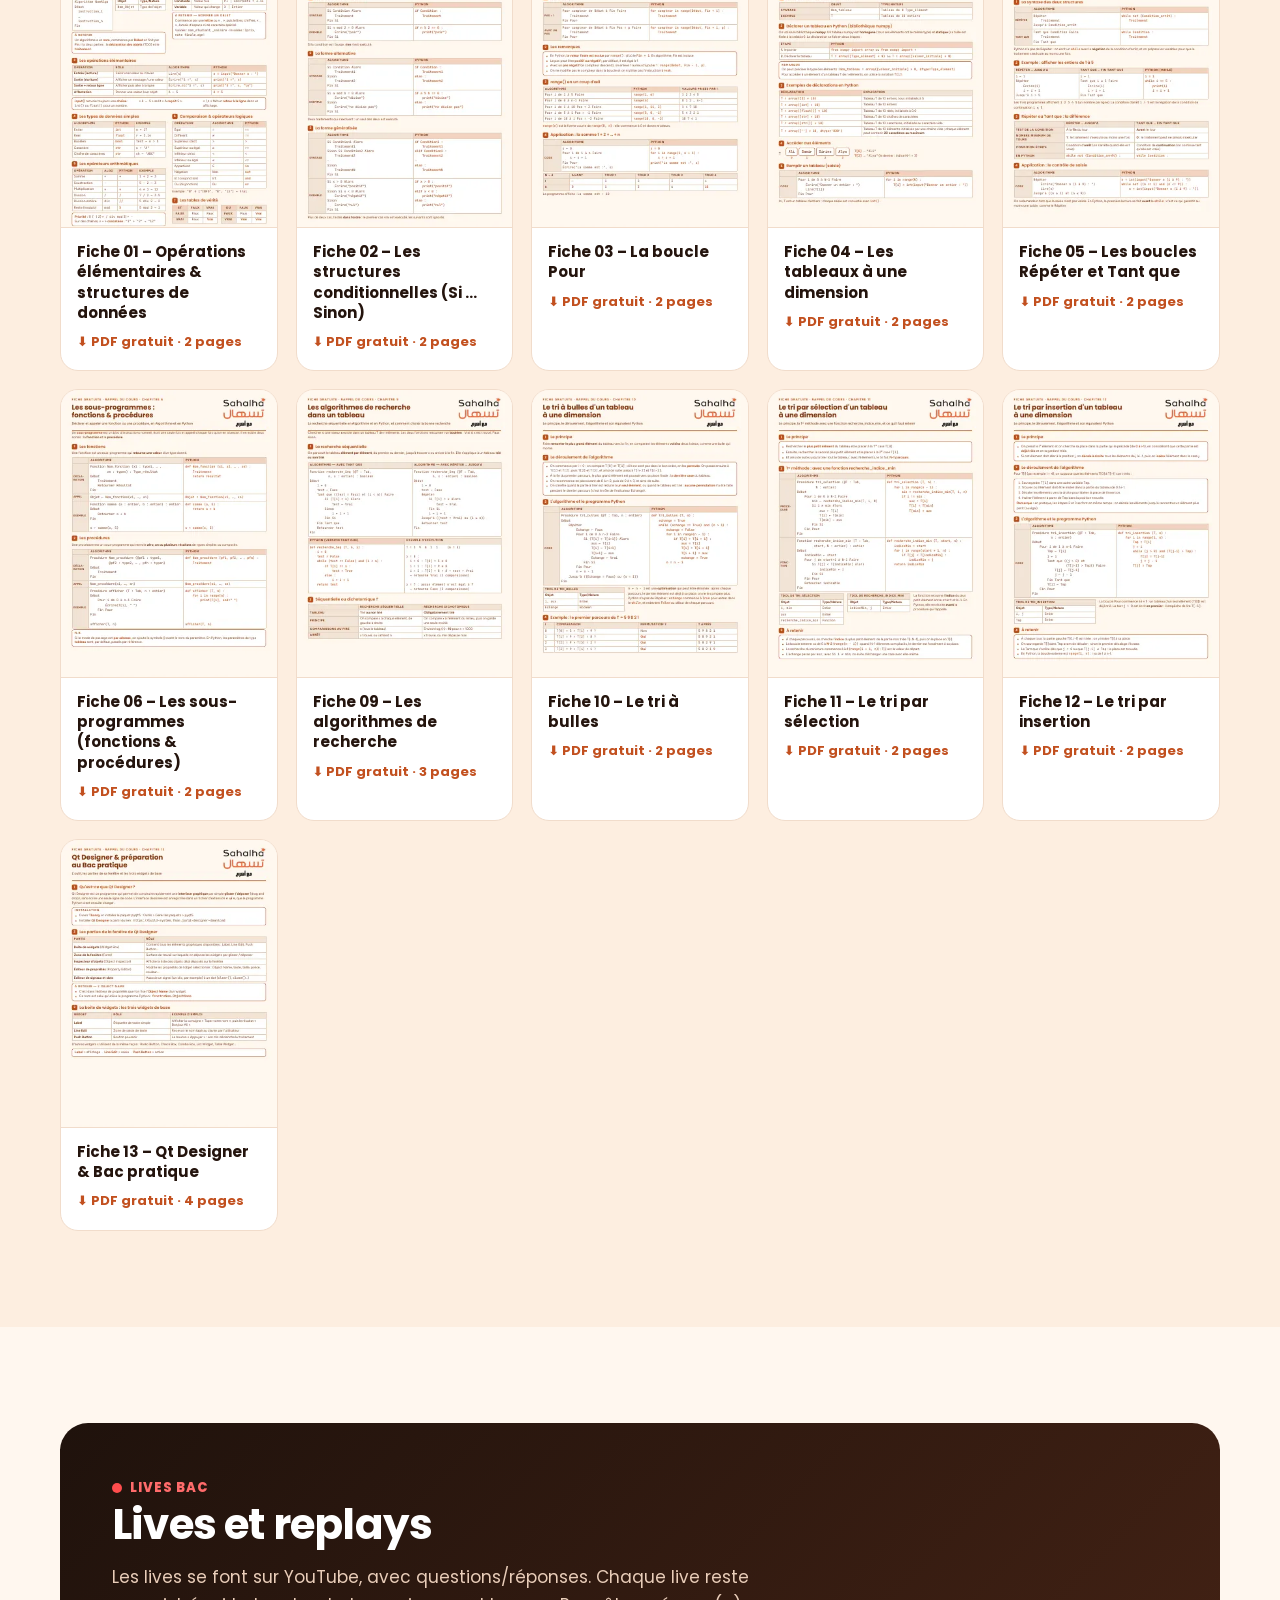
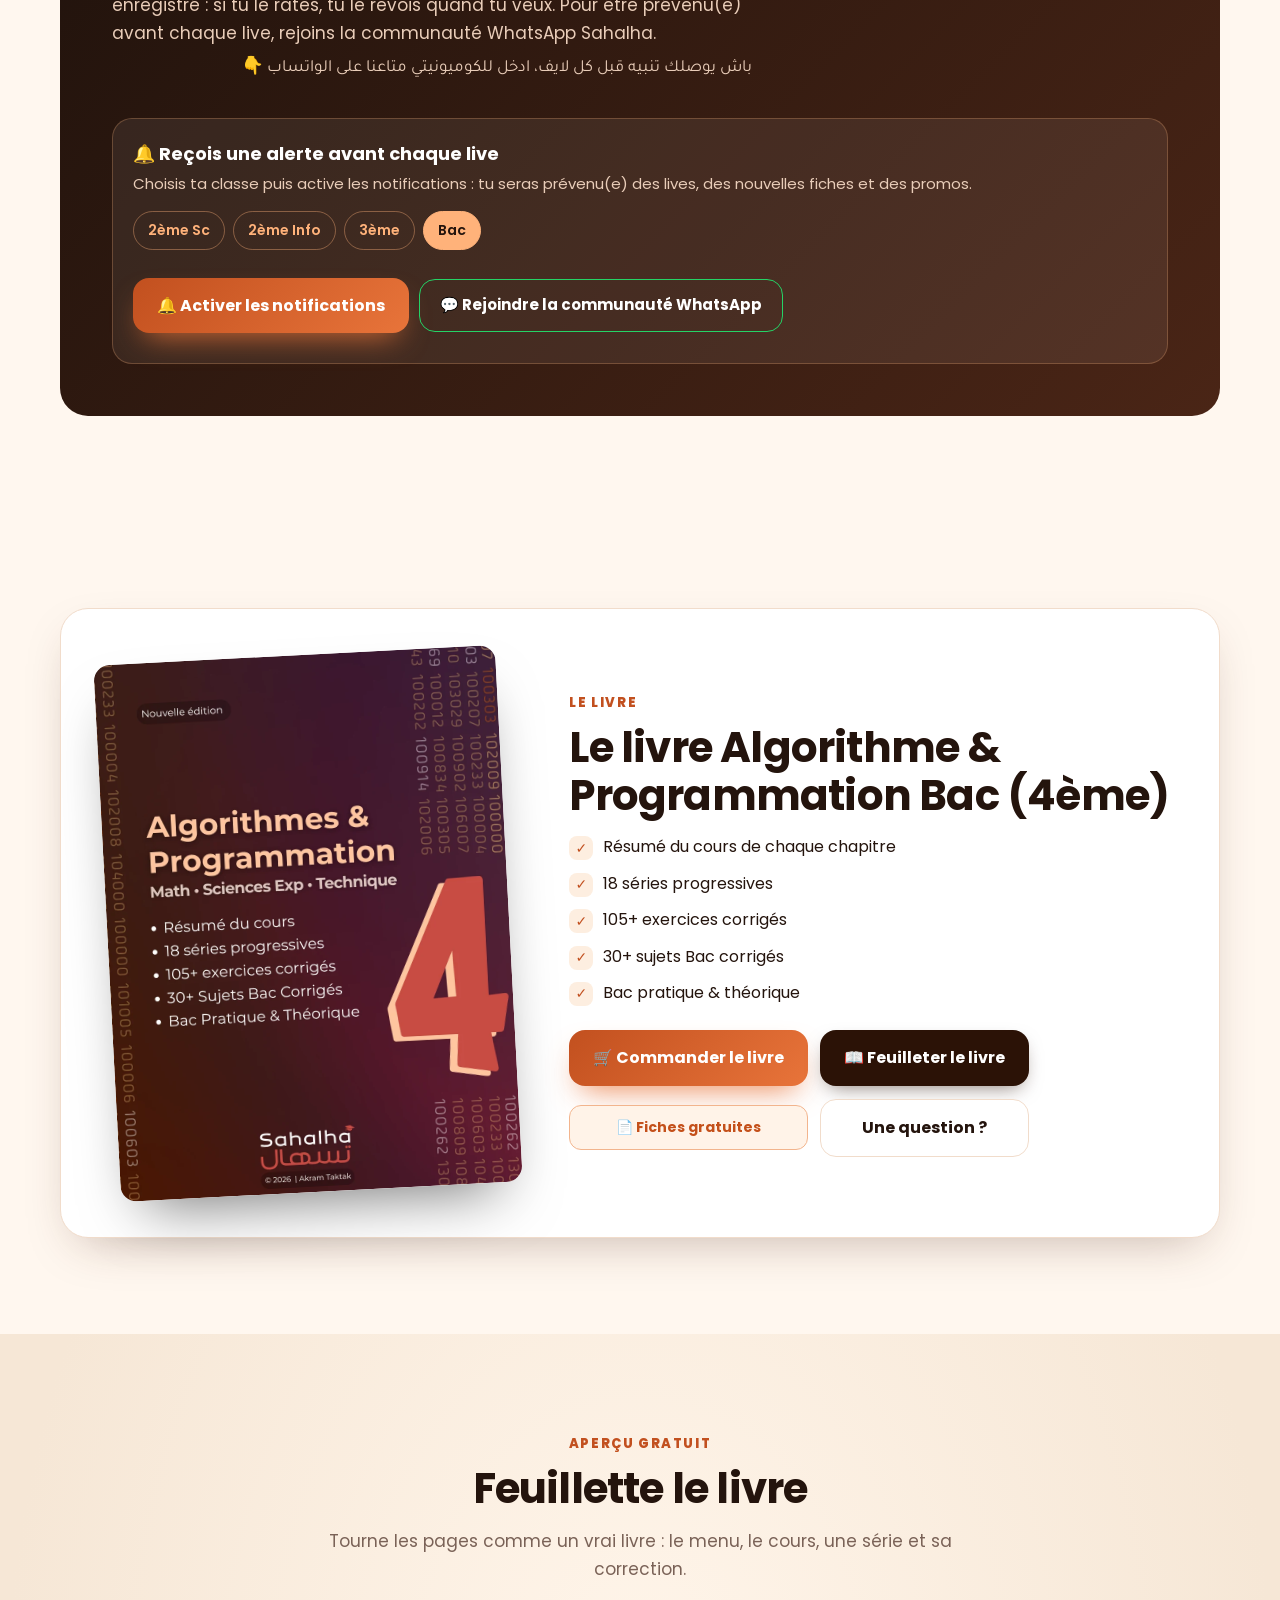
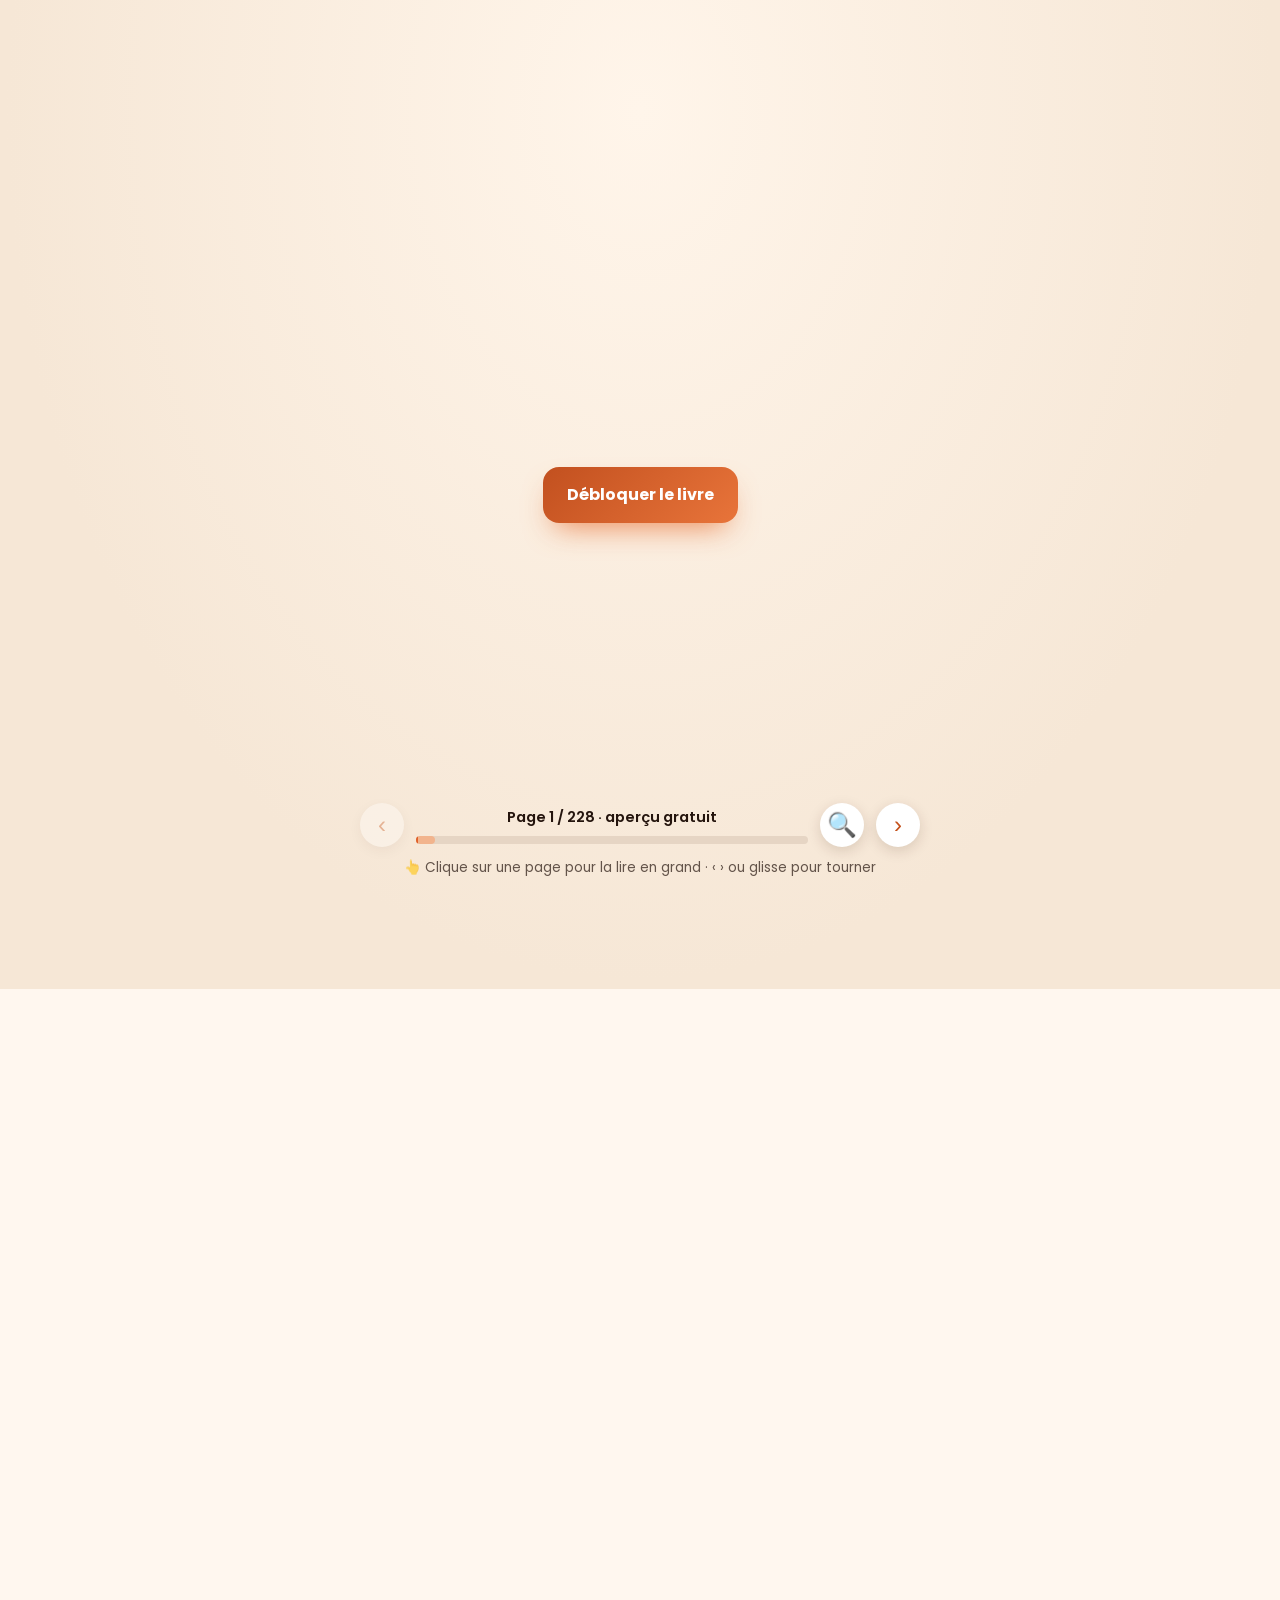
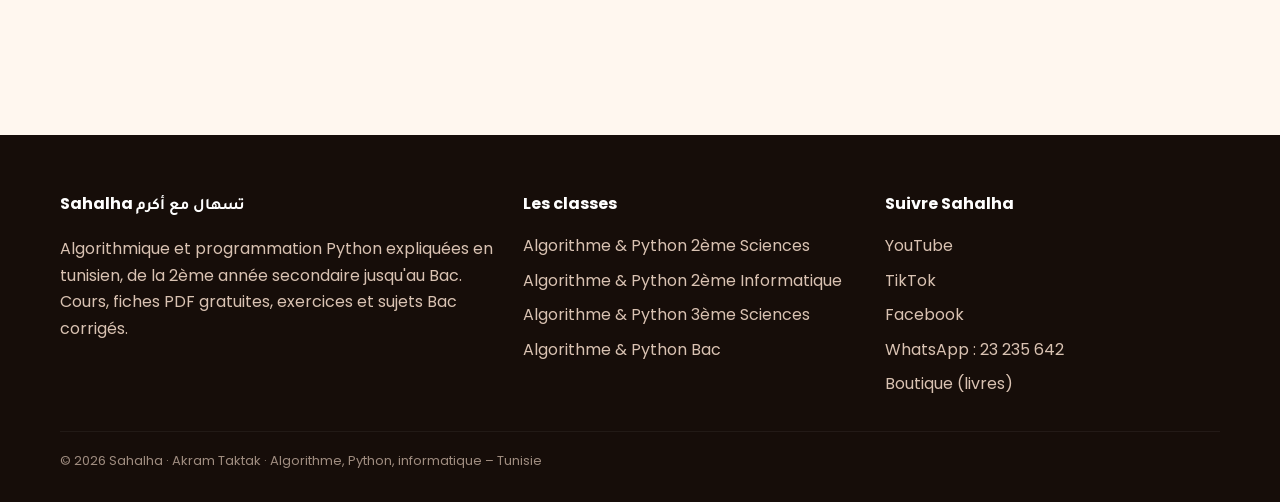
<file: bac-algorithme-python-tunisie/index.html>
<!DOCTYPE html>
<html lang="fr">
<head>
<meta charset="utf-8">
<meta name="viewport" content="width=device-width, initial-scale=1, viewport-fit=cover">
<title>Bac Tunisie Algorithme &amp; Python – Sujets corrigés | Sahalha</title>
<meta name="description" content="Réussir l&#x27;épreuve d&#x27;Algorithmique et Programmation au Bac Tunisie (Math, Sciences expérimentales, Technique) : fiches de révision PDF gratuites, tris, recherche, Qt Designer pour le Bac pratique, sujets Bac corrigés.">
<meta name="keywords" content="bac tunisie informatique, bac algorithme python, bac pratique python qt designer, sujets bac corrigés tunisie, algorithme, python, programmation, informatique tunisie, bac tunisie">
<meta name="author" content="Akram Taktak – Sahalha">
<meta name="robots" content="index, follow, max-image-preview:large">
<link rel="canonical" href="https://akramtaktak-sahalha.github.io/bac-algorithme-python-tunisie/">
<meta name="theme-color" content="#c2501f">
<meta property="og:type" content="website">
<meta property="og:locale" content="fr_TN">
<meta property="og:site_name" content="Sahalha – تسهال مع أكرم">
<meta property="og:title" content="Bac Tunisie Algorithme &amp; Python – Sujets corrigés | Sahalha">
<meta property="og:description" content="Réussir l&#x27;épreuve d&#x27;Algorithmique et Programmation au Bac Tunisie (Math, Sciences expérimentales, Technique) : fiches de révision PDF gratuites, tris, recherche, Qt Designer pour le Bac pratique, sujets Bac corrigés.">
<meta property="og:url" content="https://akramtaktak-sahalha.github.io/bac-algorithme-python-tunisie/">
<meta property="og:image" content="https://akramtaktak-sahalha.github.io/img/og-sahalha.jpg">
<meta name="twitter:card" content="summary_large_image">
<link rel="icon" href="data:image/svg+xml,<svg xmlns='http://www.w3.org/2000/svg' viewBox='0 0 100 100'><rect width='100' height='100' rx='24' fill='%23c2501f'/><g transform='translate(14 24) scale(1.15)' fill='white'><path d='M2 15 33 3l29 10-31 12z'/><path d='M14 20v10c0 7 34 7 34 0V20l-17 7z'/><path d='M8 17.5 6.5 33' stroke='white' stroke-width='2.6'/><rect x='3.5' y='32' width='6' height='7' rx='2'/></g></svg>">
<link rel="preconnect" href="https://fonts.googleapis.com"><link rel="preconnect" href="https://fonts.gstatic.com" crossorigin>
<link href="https://fonts.googleapis.com/css2?family=Poppins:wght@400;600;700;800&family=Tajawal:wght@500;700&display=swap" rel="stylesheet">
<link rel="stylesheet" href="/assets/style.css?v=8c7ece97">
<link rel="manifest" href="/manifest.webmanifest">
<link rel="apple-touch-icon" href="/img/apple-touch-icon.png">
<meta name="apple-mobile-web-app-capable" content="yes">
<meta name="mobile-web-app-capable" content="yes">
<meta name="apple-mobile-web-app-title" content="Sahalha">
<meta name="apple-mobile-web-app-status-bar-style" content="default">
<script type="application/ld+json">{"@context": "https://schema.org", "@graph": [{"@type": "Course", "name": "Algorithme et programmation Python – Bac", "description": "Réussir l'épreuve d'Algorithmique et Programmation au Bac Tunisie (Math, Sciences expérimentales, Technique) : fiches de révision PDF gratuites, tris, recherche, Qt Designer pour le Bac pratique, sujets Bac corrigés.", "inLanguage": "fr-TN", "educationalLevel": "Bac", "url": "https://akramtaktak-sahalha.github.io/bac-algorithme-python-tunisie/", "provider": {"@type": "EducationalOrganization", "name": "Sahalha", "url": "https://akramtaktak-sahalha.github.io/"}, "hasCourseInstance": {"@type": "CourseInstance", "courseMode": "online", "courseWorkload": "PT1H"}, "offers": {"@type": "Offer", "price": "0", "priceCurrency": "TND", "category": "Free"}}, {"@type": "BreadcrumbList", "itemListElement": [{"@type": "ListItem", "position": 1, "name": "Accueil", "item": "https://akramtaktak-sahalha.github.io/"}, {"@type": "ListItem", "position": 2, "name": "Bac", "item": "https://akramtaktak-sahalha.github.io/bac-algorithme-python-tunisie/"}]}, {"@type": "FAQPage", "mainEntity": [{"@type": "Question", "name": "Les fiches PDF Bac sont-elles gratuites ?", "acceptedAnswer": {"@type": "Answer", "text": "Oui, toutes les fiches de cette page se téléchargent gratuitement en PDF."}}, {"@type": "Question", "name": "Le livre Bac suit-il le programme officiel ?", "acceptedAnswer": {"@type": "Answer", "text": "Oui : il suit le programme tunisien d'Algorithmique et Programmation, avec le cours, les séries d'exercices et les corrections en algorithme et en Python."}}, {"@type": "Question", "name": "Comment être informé des lives ?", "acceptedAnswer": {"@type": "Answer", "text": "Rejoins la communauté WhatsApp Sahalha (bouton vert « Rejoindre la communauté WhatsApp » sur cette page) : tu reçois une alerte avant chaque live et à chaque nouvelle fiche. Les lives se font sur YouTube. Pour toute question, écris-moi sur WhatsApp (23 235 642)."}}]}]}</script>
<script>!function(f,b,e,v,n,t,s){if(f.fbq)return;n=f.fbq=function(){n.callMethod?n.callMethod.apply(n,arguments):n.queue.push(arguments)};if(!f._fbq)f._fbq=n;n.push=n;n.loaded=!0;n.version='2.0';n.queue=[];t=b.createElement(e);t.async=!0;t.src=v;s=b.getElementsByTagName(e)[0];s.parentNode.insertBefore(t,s)}(window,document,'script','https://connect.facebook.net/en_US/fbevents.js');fbq('init','1085747067843707');fbq('track','PageView');</script><script>!function(w,d,t){w.TiktokAnalyticsObject=t;var ttq=w[t]=w[t]||[];ttq.methods=["page","track","identify","instances","debug","on","off","once","ready","alias","group","enableCookie","disableCookie"];ttq.setAndDefer=function(t,e){t[e]=function(){t.push([e].concat(Array.prototype.slice.call(arguments,0)))}};for(var i=0;i<ttq.methods.length;i++)ttq.setAndDefer(ttq,ttq.methods[i]);ttq.instance=function(t){for(var e=ttq._i[t]||[],n=0;n<ttq.methods.length;n++)ttq.setAndDefer(e,ttq.methods[n]);return e};ttq.load=function(e,n){var i="https://analytics.tiktok.com/i18n/pixel/events.js";ttq._i=ttq._i||{};ttq._i[e]=[];ttq._i[e]._u=i;ttq._t=ttq._t||{};ttq._t[e]=+new Date;ttq._o=ttq._o||{};ttq._o[e]=n||{};var o=d.createElement("script");o.type="text/javascript";o.async=!0;o.src=i+"?sdkid="+e+"&lib="+t;var a=d.getElementsByTagName("script")[0];a.parentNode.insertBefore(o,a)};ttq.load('DBQRJAJC77UFHI4PL7N0');ttq.page();}(window,document,'ttq');</script>
<script src="https://cdn.onesignal.com/sdks/web/v16/OneSignalSDK.page.js" defer></script>
<script>window.OneSignalDeferred=window.OneSignalDeferred||[];OneSignalDeferred.push(async function(OneSignal){await OneSignal.init({appId:"786ddca5-4470-4993-8717-a3594fc52366",safari_web_id:"web.onesignal.auto.5ecc7e9f-2540-4c26-bcd6-80ea5ac40604",serviceWorkerPath:"sw.js",serviceWorkerParam:{scope:"/"}});window.__os=OneSignal;document.dispatchEvent(new Event("os-ready"));});</script>
</head>
<body>
<a class="skip" href="#main">Aller au contenu</a><header class="nav"><div class="wrap">
<a class="brand" href="/" aria-label="Sahalha – accueil"><span class="logo"><svg viewBox="0 0 64 44" width="24" height="17" aria-hidden="true" fill="#fff"><path d="M2 15 33 3l29 10-31 12z"/><path d="M14 20v10c0 7 34 7 34 0V20l-17 7z"/><path d="M8 17.5 6.5 33" stroke="#fff" stroke-width="2.6" stroke-linecap="round"/><rect x="3.5" y="32" width="6" height="7" rx="2"/></svg></span><span>Sahalha<small class="ar">تسهال مع أكرم</small></span></a>
<nav class="links" aria-label="Menu"><a href="/">Accueil</a><a href="/algorithme-python-2eme-sciences/">2ème Sciences</a><a href="/algorithme-python-2eme-informatique/">2ème Informatique</a><a href="/algorithme-python-3eme-sciences/">3ème Sciences</a><a href="/bac-algorithme-python-tunisie/" aria-current=page>Bac</a><a class="install" href="#" hidden>📲 Installer l'app</a><a class="cta" href="https://sahalha-teshel.converty.shop" target="_blank" rel="noopener">🛒 Boutique</a></nav>
<button class="burger" aria-label="Ouvrir le menu" aria-expanded="false"><span></span></button>
</div></header>
<main id="main">
<section class="hero phero"><div class="hero-blob b1"></div><div class="hero-blob b2"></div>
<span class="tok" style="left:8%;top:20%">Si … Sinon</span><span class="tok" style="left:52%;top:82%;animation-delay:-4s">def f(x):</span><span class="tok" style="left:40%;top:10%;animation-delay:-2s">Pour i de 1 à n</span>
<div class="wrap">
<div class="reveal in"><div class="crumbs"><a href="/">Accueil</a> › Bac</div>
<h1>Bac Tunisie : <em>Algorithme & Python</em></h1><p class="lead">Bac Math, Sciences exp ou Technique : révise tout le programme, du cours aux sujets Bac corrigés, avec la préparation du Bac pratique (Python + Qt Designer).</p><span class="ar">مرحبا بيك، هنا تلقى كل شي باش تفهم وتنجح 💯</span>
<div class="btns"><a class="btn btn-main" href="#livre">📚 Le livre</a><a class="btn btn-ghost btn-sm" href="#fiches">📄 Fiches PDF gratuites</a></div></div>
<div class="reveal in d2"><a href="#apercu" class="open-book" aria-label="Feuilleter le livre"><img class="cover" src="/img/livre-bac.webp" alt="Le livre Algorithme &amp; Programmation Bac (4ème) – Sahalha, Tunisie" width="900" height="1200"></a></div>
</div></section>

<section><div class="wrap split">
<div class="reveal"><span class="eyebrow">Vidéos</span><h2>Comprends en vidéo</h2><p class="sub">Les vidéos Sahalha expliquent chaque notion en tunisien, en algorithme puis en Python.</p><a class="btn btn-dark" href="https://www.youtube.com/@Sahalha_Teshel" target="_blank" rel="noopener">▶ Chaîne YouTube</a></div>
<div class="video-wrap reveal"><div class="video"><button data-list="UUbSJk9ZAAfwo3VrJnnkOuQg" aria-label="Lancer les vidéos Sahalha"><div><div class="play"></div>Voir les vidéos Sahalha</div></button></div><a class="yt-out" href="https://www.youtube.com/@Sahalha_Teshel/videos" target="_blank" rel="noopener">▶ Regarder sur YouTube</a><p class="inapp-tip" hidden>📱 Tu es dans TikTok / Instagram / Facebook : appuie sur <b>⋯</b> en haut puis <b>« Ouvrir dans le navigateur »</b> pour voir les vidéos ici, ou clique sur « Regarder sur YouTube ».</p></div>
</div></section>

<section id="fiches" style="background:var(--cream2)"><div class="wrap">
<div class="reveal"><span class="eyebrow">Gratuit</span><h2>Fiches PDF – Bac</h2><p class="sub">Clique pour ouvrir ou télécharger. Chaque fiche résume le cours avec les points « À retenir ».</p></div>
<div class="fiches"><a class="fiche reveal d0" href="/pdf/fiche-01-operations-elementaires-structures-de-donnees.pdf" target="_blank" rel="noopener" download><div class="th"><img src="/img/fiches/fiche-01-operations-elementaires-structures-de-donnees.webp" alt="Fiche 01 – Opérations élémentaires &amp; structures de données – PDF gratuit Sahalha" loading="lazy" width="331" height="468"></div><div class="meta"><b>Fiche 01 – Opérations élémentaires &amp; structures de données</b><span>⬇ PDF gratuit · 2 pages</span></div></a><a class="fiche reveal d1" href="/pdf/fiche-02-structures-conditionnelles-si-sinon.pdf" target="_blank" rel="noopener" download><div class="th"><img src="/img/fiches/fiche-02-structures-conditionnelles-si-sinon.webp" alt="Fiche 02 – Les structures conditionnelles (Si … Sinon) – PDF gratuit Sahalha" loading="lazy" width="331" height="468"></div><div class="meta"><b>Fiche 02 – Les structures conditionnelles (Si … Sinon)</b><span>⬇ PDF gratuit · 2 pages</span></div></a><a class="fiche reveal d2" href="/pdf/fiche-03-boucle-pour.pdf" target="_blank" rel="noopener" download><div class="th"><img src="/img/fiches/fiche-03-boucle-pour.webp" alt="Fiche 03 – La boucle Pour – PDF gratuit Sahalha" loading="lazy" width="331" height="468"></div><div class="meta"><b>Fiche 03 – La boucle Pour</b><span>⬇ PDF gratuit · 2 pages</span></div></a><a class="fiche reveal d3" href="/pdf/fiche-04-tableaux.pdf" target="_blank" rel="noopener" download><div class="th"><img src="/img/fiches/fiche-04-tableaux.webp" alt="Fiche 04 – Les tableaux à une dimension – PDF gratuit Sahalha" loading="lazy" width="331" height="468"></div><div class="meta"><b>Fiche 04 – Les tableaux à une dimension</b><span>⬇ PDF gratuit · 2 pages</span></div></a><a class="fiche reveal d0" href="/pdf/fiche-05-boucles-repeter-tant-que.pdf" target="_blank" rel="noopener" download><div class="th"><img src="/img/fiches/fiche-05-boucles-repeter-tant-que.webp" alt="Fiche 05 – Les boucles Répéter et Tant que – PDF gratuit Sahalha" loading="lazy" width="331" height="468"></div><div class="meta"><b>Fiche 05 – Les boucles Répéter et Tant que</b><span>⬇ PDF gratuit · 2 pages</span></div></a><a class="fiche reveal d1" href="/pdf/fiche-06-sous-programmes-fonctions-procedures.pdf" target="_blank" rel="noopener" download><div class="th"><img src="/img/fiches/fiche-06-sous-programmes-fonctions-procedures.webp" alt="Fiche 06 – Les sous-programmes (fonctions &amp; procédures) – PDF gratuit Sahalha" loading="lazy" width="331" height="468"></div><div class="meta"><b>Fiche 06 – Les sous-programmes (fonctions &amp; procédures)</b><span>⬇ PDF gratuit · 2 pages</span></div></a><a class="fiche reveal d2" href="/pdf/fiche-09-algorithmes-de-recherche.pdf" target="_blank" rel="noopener" download><div class="th"><img src="/img/fiches/fiche-09-algorithmes-de-recherche.webp" alt="Fiche 09 – Les algorithmes de recherche – PDF gratuit Sahalha" loading="lazy" width="331" height="468"></div><div class="meta"><b>Fiche 09 – Les algorithmes de recherche</b><span>⬇ PDF gratuit · 3 pages</span></div></a><a class="fiche reveal d3" href="/pdf/fiche-10-tri-a-bulles.pdf" target="_blank" rel="noopener" download><div class="th"><img src="/img/fiches/fiche-10-tri-a-bulles.webp" alt="Fiche 10 – Le tri à bulles – PDF gratuit Sahalha" loading="lazy" width="331" height="468"></div><div class="meta"><b>Fiche 10 – Le tri à bulles</b><span>⬇ PDF gratuit · 2 pages</span></div></a><a class="fiche reveal d0" href="/pdf/fiche-11-tri-par-selection.pdf" target="_blank" rel="noopener" download><div class="th"><img src="/img/fiches/fiche-11-tri-par-selection.webp" alt="Fiche 11 – Le tri par sélection – PDF gratuit Sahalha" loading="lazy" width="331" height="468"></div><div class="meta"><b>Fiche 11 – Le tri par sélection</b><span>⬇ PDF gratuit · 2 pages</span></div></a><a class="fiche reveal d1" href="/pdf/fiche-12-tri-par-insertion.pdf" target="_blank" rel="noopener" download><div class="th"><img src="/img/fiches/fiche-12-tri-par-insertion.webp" alt="Fiche 12 – Le tri par insertion – PDF gratuit Sahalha" loading="lazy" width="331" height="468"></div><div class="meta"><b>Fiche 12 – Le tri par insertion</b><span>⬇ PDF gratuit · 2 pages</span></div></a><a class="fiche reveal d2" href="/pdf/fiche-13-qt-designer-bac-pratique.pdf" target="_blank" rel="noopener" download><div class="th"><img src="/img/fiches/fiche-13-qt-designer-bac-pratique.webp" alt="Fiche 13 – Qt Designer &amp; Bac pratique – PDF gratuit Sahalha" loading="lazy" width="331" height="468"></div><div class="meta"><b>Fiche 13 – Qt Designer &amp; Bac pratique</b><span>⬇ PDF gratuit · 4 pages</span></div></a></div>
</div></section>


<section><div class="wrap"><div class="live reveal">
<span class="dot"><i></i> Lives Bac</span><h2>Lives et replays</h2><p class="sub">Les lives se font sur YouTube, avec questions/réponses. Chaque live reste enregistré : si tu le rates, tu le revois quand tu veux. Pour être prévenu(e) avant chaque live, rejoins la communauté WhatsApp Sahalha. <span class="ar">باش يوصلك تنبيه قبل كل لايف، ادخل للكوميونيتي متاعنا على الواتساب 👇</span></p>
<div class="notif" data-cls="bac"><b>🔔 Reçois une alerte avant chaque live</b><p>Choisis ta classe puis active les notifications : tu seras prévenu(e) des lives, des nouvelles fiches et des promos.</p>
<div class="chips"><button type="button" data-v="2sc">2ème Sc</button><button type="button" data-v="2info">2ème Info</button><button type="button" data-v="3sc">3ème</button><button type="button" data-v="bac" class="on">Bac</button></div>
<button type="button" class="btn btn-main notif-go">🔔 Activer les notifications</button><a class="btn btn-wa notif-wa" href="https://chat.whatsapp.com/HFkKLOljykmEAK5NuE3Ppn" target="_blank" rel="noopener">💬 Rejoindre la communauté WhatsApp</a><small class="notif-msg"></small></div>
</div></div></section>

<section id="livre"><div class="wrap"><div class="book reveal">
<img src="/img/livre-bac.webp" alt="Couverture – Le livre Algorithme &amp; Programmation Bac (4ème)" width="900" height="1200" loading="lazy">
<div><span class="eyebrow">Le livre</span><h2>Le livre Algorithme &amp; Programmation Bac (4ème)</h2><ul class="checks"><li>Résumé du cours de chaque chapitre</li><li>18 séries progressives</li><li>105+ exercices corrigés</li><li>30+ sujets Bac corrigés</li><li>Bac pratique &amp; théorique</li></ul>
<div class="btns"><a class="btn btn-main" href="https://sahalha-teshel.converty.shop/category/bac" target="_blank" rel="noopener">🛒 Commander le livre</a><a class="btn btn-sm btn-fiches" href="#fiches">📄 Fiches gratuites</a><a class="btn btn-book open-book" href="#apercu">📖 Feuilleter le livre</a><a class="btn btn-light" href="https://wa.me/21623235642" target="_blank" rel="noopener">Une question ?</a></div></div>
</div></div></section>

<section id="apercu" class="apercu-sec"><div class="wrap"><div class="center reveal"><span class="eyebrow">Aperçu gratuit</span><h2>Feuillette le livre</h2><p class="sub">Tourne les pages comme un vrai livre : le menu, le cours, une série et sa correction.</p></div><div class="fb reveal" data-book="{&quot;ok&quot;: [&quot;/img/apercu/bac-p1.webp&quot;, &quot;/img/apercu/bac-p2.webp&quot;, &quot;/img/apercu/bac-p3.webp&quot;, &quot;/img/apercu/bac-p5.webp&quot;, &quot;/img/apercu/bac-p14.webp&quot;, &quot;/img/apercu/bac-p79.webp&quot;, &quot;/img/apercu/bac-p82.webp&quot;, &quot;/img/apercu/bac-p133.webp&quot;, &quot;/img/apercu/bac-p138.webp&quot;, &quot;/img/apercu/bac-p171.webp&quot;, &quot;/img/apercu/bac-p178.webp&quot;], &quot;lock&quot;: [&quot;/img/apercu/flou-bac-p98.webp&quot;, &quot;/img/apercu/flou-bac-p153.webp&quot;, &quot;/img/apercu/flou-bac-p212.webp&quot;], &quot;total&quot;: 228, &quot;shop&quot;: &quot;https://sahalha-teshel.converty.shop/category/bac&quot;, &quot;name&quot;: &quot;Bac&quot;}"><div class="fb-stage"><div class="fb-book"></div></div><div class="fb-bar"><button class="fb-prev" aria-label="Page précédente">‹</button><div class="fb-info"><span class="fb-count"></span><div class="fb-prog"><i class="fb-free"></i><i class="fb-pos"></i></div></div><button class="fb-zoom" aria-label="Agrandir">🔍</button><button class="fb-next" aria-label="Page suivante">›</button></div><p class="fb-hint">👆 Clique sur une page pour la lire en grand · ‹ › ou glisse pour tourner</p></div></div></section><div class="lb" hidden><button aria-label="Fermer">✕</button><img alt="Page du livre"></div>
<section style="padding-top:0"><div class="wrap"><div class="reveal"><span class="eyebrow">Programme</span><h2>Les chapitres</h2></div><div class="chaps reveal"><span>Structures de données</span><span>Structures conditionnelles</span><span>Boucles</span><span>Tableaux</span><span>Chaînes</span><span>Sous-programmes</span><span>Algorithmes de recherche</span><span>Tri à bulles</span><span>Tri par sélection</span><span>Tri par insertion</span><span>Qt Designer &amp; Bac pratique</span></div></div></section>

<section class="faq" style="padding-top:0"><div class="wrap" style="max-width:820px"><div class="reveal"><h2>Questions fréquentes</h2></div><details class="reveal"><summary>Les fiches PDF Bac sont-elles gratuites ?</summary><p>Oui, toutes les fiches de cette page se téléchargent gratuitement en PDF.</p></details><details class="reveal"><summary>Le livre Bac suit-il le programme officiel ?</summary><p>Oui : il suit le programme tunisien d&#x27;Algorithmique et Programmation, avec le cours, les séries d&#x27;exercices et les corrections en algorithme et en Python.</p></details><details class="reveal"><summary>Comment être informé des lives ?</summary><p>Rejoins la communauté WhatsApp Sahalha (bouton vert « Rejoindre la communauté WhatsApp » sur cette page) : tu reçois une alerte avant chaque live et à chaque nouvelle fiche. Les lives se font sur YouTube. Pour toute question, écris-moi sur WhatsApp (23 235 642).</p></details></div></section>
</main><footer><div class="wrap"><div class="cols">
<div><h3>Sahalha <span class="ar">تسهال مع أكرم</span></h3><p>Algorithmique et programmation Python expliquées en tunisien, de la 2ème année secondaire jusqu'au Bac. Cours, fiches PDF gratuites, exercices et sujets Bac corrigés.</p></div>
<div><h3>Les classes</h3><a href="/algorithme-python-2eme-sciences/">Algorithme & Python 2ème Sciences</a><a href="/algorithme-python-2eme-informatique/">Algorithme & Python 2ème Informatique</a><a href="/algorithme-python-3eme-sciences/">Algorithme & Python 3ème Sciences</a><a href="/bac-algorithme-python-tunisie/">Algorithme & Python Bac</a></div>
<div><h3>Suivre Sahalha</h3><a href="https://www.youtube.com/@Sahalha_Teshel" target="_blank" rel="noopener">YouTube</a><a href="https://www.tiktok.com/@sahalha.teshal.akram" target="_blank" rel="noopener">TikTok</a><a href="https://www.facebook.com/sahalha.teshal.akram" target="_blank" rel="noopener">Facebook</a><a href="https://wa.me/21623235642" target="_blank" rel="noopener">WhatsApp : 23 235 642</a><a href="https://sahalha-teshel.converty.shop" target="_blank" rel="noopener">Boutique (livres)</a></div>
</div><div class="copy">© 2026 Sahalha · Akram Taktak · Algorithme, Python, informatique – Tunisie</div></div></footer>
<div class="sheet" id="sheet" hidden><div class="sheet-in"><button class="x" aria-label="Fermer">×</button><div class="logo big"><svg viewBox="0 0 64 44" width="26" height="18" aria-hidden="true" fill="#fff"><path d="M2 15 33 3l29 10-31 12z"/><path d="M14 20v10c0 7 34 7 34 0V20l-17 7z"/><path d="M8 17.5 6.5 33" stroke="#fff" stroke-width="2.6" stroke-linecap="round"/><rect x="3.5" y="32" width="6" height="7" rx="2"/></svg></div><b>Installe l'app Sahalha</b><p id="sheet-txt"></p><button class="btn btn-main" id="sheet-go">📲 Installer</button></div></div>
<a class="fab" href="https://wa.me/21623235642" target="_blank" rel="noopener" aria-label="Écrire sur WhatsApp"><svg viewBox="0 0 32 32" aria-hidden="true"><path d="M16 3a13 13 0 0 0-11.2 19.6L3 29l6.6-1.7A13 13 0 1 0 16 3zm0 23.6c-2 0-4-.6-5.7-1.6l-.4-.2-3.9 1 1-3.8-.3-.4A10.6 10.6 0 1 1 16 26.6zm5.8-7.9c-.3-.2-1.9-.9-2.2-1-.3-.1-.5-.2-.7.2-.2.3-.8 1-1 1.2-.2.2-.4.2-.7.1a8.7 8.7 0 0 1-4.3-3.8c-.3-.6.3-.5.9-1.7.1-.2 0-.4 0-.6l-1-2.4c-.3-.6-.5-.5-.7-.5h-.6c-.2 0-.6.1-.9.4-.3.3-1.2 1.2-1.2 2.9s1.2 3.3 1.4 3.6c.2.2 2.4 3.6 5.8 5 2.1.9 3 1 4 .8.7-.1 1.9-.8 2.2-1.5.3-.8.3-1.4.2-1.5-.1-.2-.3-.2-.6-.4z"/></svg></a>
<script src="/assets/app.js?v=ef7646f6" defer></script>
</body></html>
</file>
<file: assets/style.css>
:root{
  --ink:#24140d;--ink2:#3a2016;--brown:#4a2516;--orange:#c2501f;--orange2:#e8743a;--peach:#ffb27a;
  --cream:#fff7ef;--cream2:#fdeee0;--muted:#7a6257;--card:#ffffff;--line:#f1dccb;
  --radius:22px;--shadow:0 18px 50px -20px rgba(74,37,22,.35);
  --font:'Poppins',system-ui,-apple-system,Segoe UI,Roboto,sans-serif;--ar:'Tajawal','Poppins',sans-serif;
}
*{box-sizing:border-box}
html{scroll-behavior:smooth}
body{margin:0;font-family:var(--font);color:var(--ink);background:var(--cream);line-height:1.65;-webkit-font-smoothing:antialiased;overflow-x:hidden}
img{max-width:100%;height:auto;display:block}
a{color:inherit}
.ar{font-family:var(--ar);direction:rtl;unicode-bidi:isolate}
.wrap{width:min(1160px,92vw);margin:0 auto}
.skip{position:absolute;left:-999px}.skip:focus{left:12px;top:12px;z-index:99;background:#fff;padding:8px 12px;border-radius:8px}

/* NAV */
.nav{position:sticky;top:0;z-index:50;backdrop-filter:saturate(1.4) blur(14px);-webkit-backdrop-filter:saturate(1.4) blur(14px);background:rgba(255,247,239,.82);border-bottom:1px solid rgba(194,80,31,.12)}
.nav .wrap{display:flex;align-items:center;justify-content:space-between;height:68px;gap:16px}
.brand{display:flex;align-items:center;gap:10px;text-decoration:none;font-weight:800;font-size:20px;letter-spacing:-.3px}
.brand .logo{width:38px;height:38px;border-radius:12px;display:grid;place-items:center;background:linear-gradient(135deg,var(--orange),var(--peach));color:#fff;font-size:20px;box-shadow:0 8px 20px -8px var(--orange)}
.brand small{display:block;font-family:var(--ar);font-weight:700;font-size:13px;color:var(--orange);margin-top:-4px}
.links{display:flex;gap:6px;align-items:center}
.links a{text-decoration:none;font-weight:600;font-size:14.5px;padding:9px 14px;border-radius:999px;transition:.25s}
.links a:hover,.links a[aria-current=page]{background:var(--cream2);color:var(--orange)}
.links .cta{background:var(--ink);color:#fff}.links .cta:hover{background:var(--orange);color:#fff}
.burger{display:none;width:44px;height:44px;border:0;border-radius:12px;background:var(--cream2);cursor:pointer;position:relative}
.burger span,.burger span:before,.burger span:after{position:absolute;left:12px;width:20px;height:2px;background:var(--ink);border-radius:2px;transition:.3s;content:""}
.burger span{top:21px}.burger span:before{top:-6px;left:0}.burger span:after{top:6px;left:0}
.nav.open .burger span{background:transparent}.nav.open .burger span:before{top:0;transform:rotate(45deg)}.nav.open .burger span:after{top:0;transform:rotate(-45deg)}
@media(max-width:900px){
  .burger{display:block}
  .links{position:fixed;inset:68px 0 auto 0;flex-direction:column;align-items:stretch;background:var(--cream);padding:14px 4vw 22px;gap:4px;border-bottom:1px solid var(--line);transform:translateY(-12px);opacity:0;pointer-events:none;transition:.3s}
  .nav.open .links{transform:none;opacity:1;pointer-events:auto}
  .links a{padding:14px 16px;font-size:16px}
}

/* HERO */
.hero{position:relative;overflow:hidden;background:radial-gradient(1200px 500px at 85% -10%,rgba(232,116,58,.55),transparent 60%),linear-gradient(135deg,#1f120c 0%,#3a1d12 55%,#7a2f12 100%);color:var(--cream);padding:clamp(56px,9vw,110px) 0 clamp(70px,10vw,120px)}
.hero .wrap{display:grid;grid-template-columns:1.1fr .9fr;gap:clamp(28px,5vw,60px);align-items:center;position:relative;z-index:2}
.hero h1{font-size:clamp(34px,5.6vw,64px);line-height:1.06;margin:0 0 16px;font-weight:800;letter-spacing:-1.5px}
.hero h1 em{font-style:normal;background:linear-gradient(90deg,var(--peach),var(--orange2));-webkit-background-clip:text;background-clip:text;color:transparent}
.hero p.lead{font-size:clamp(16px,1.6vw,19px);opacity:.88;max-width:560px;margin:0 0 8px}
.hero .ar{font-size:clamp(17px,1.8vw,21px);color:var(--peach);margin:6px 0 26px;display:block;text-align:start}
.pill{display:inline-flex;align-items:center;gap:8px;font-size:13px;font-weight:700;letter-spacing:.4px;text-transform:uppercase;background:rgba(255,178,122,.14);color:var(--peach);border:1px solid rgba(255,178,122,.35);padding:7px 14px;border-radius:999px;margin-bottom:20px}
.pill i{width:8px;height:8px;border-radius:50%;background:#4ade80;box-shadow:0 0 0 0 rgba(74,222,128,.7);animation:ping 1.8s infinite}
@keyframes ping{70%{box-shadow:0 0 0 10px rgba(74,222,128,0)}100%{box-shadow:0 0 0 0 rgba(74,222,128,0)}}
.btns{display:flex;flex-wrap:wrap;gap:12px}
.btn{border:0;font-family:var(--font);cursor:pointer;display:inline-flex;align-items:center;gap:10px;text-decoration:none;font-weight:700;font-size:16px;padding:15px 24px;border-radius:16px;transition:transform .25s,box-shadow .25s,background .25s;will-change:transform}
.btn:hover{transform:translateY(-3px)}
.btn-main{background:linear-gradient(135deg,var(--orange),var(--orange2));color:#fff;box-shadow:0 14px 30px -12px rgba(232,116,58,.9)}
.btn-ghost{background:rgba(255,255,255,.08);color:var(--cream);border:1px solid rgba(255,255,255,.22)}
.btn-ghost:hover{background:rgba(255,255,255,.16)}
.btn-wa{background:#1fae5b;color:#fff;box-shadow:0 14px 30px -14px #1fae5b}
.btn-dark{background:var(--ink);color:#fff}
.btn-light{background:#fff;color:var(--ink);border:1px solid var(--line)}
.hero-blob{position:absolute;border-radius:50%;filter:blur(60px);opacity:.45;animation:drift 14s ease-in-out infinite alternate}
.hero-blob.b1{width:380px;height:380px;background:#e8743a;right:-80px;top:-60px}
.hero-blob.b2{width:300px;height:300px;background:#7a2f12;left:-90px;bottom:-120px;animation-delay:-5s}
@keyframes drift{to{transform:translate(-40px,30px) scale(1.12)}}
.tok{position:absolute;font:600 14px ui-monospace,Menlo,Consolas,monospace;color:#ffd2b0;opacity:.18;animation:float 10s ease-in-out infinite;pointer-events:none;z-index:1}
@keyframes float{50%{transform:translateY(-22px) rotate(4deg)}}

/* code card */
.code{background:#160d09;border:1px solid rgba(255,178,122,.18);border-radius:20px;box-shadow:0 30px 80px -30px rgba(0,0,0,.8);overflow:hidden;transform:perspective(1200px) rotateY(-6deg) rotateX(3deg);transition:transform .6s}
.code:hover{transform:none}
.code .bar{display:flex;align-items:center;gap:7px;padding:12px 16px;background:#211309;border-bottom:1px solid rgba(255,255,255,.06)}
.code .bar span{width:11px;height:11px;border-radius:50%;background:#ff5f57}.code .bar span:nth-child(2){background:#febc2e}.code .bar span:nth-child(3){background:#28c840}
.code .tabs{margin-left:auto;display:flex;gap:6px}
.code .tabs b{font:700 11px var(--font);letter-spacing:1.2px;padding:5px 10px;border-radius:8px;color:#b99a86;transition:.3s}
.code .tabs b.on{background:rgba(255,178,122,.16);color:var(--peach)}
.code pre{margin:0;padding:20px 22px 26px;font:15px/1.75 ui-monospace,Menlo,Consolas,monospace;color:#f6e7dc;min-height:190px;white-space:pre-wrap}
.k{color:#ff8a4c;font-weight:700}.s{color:#9fe0a7}.n{color:#ffd166}.c{color:#8f7466}
.cur{display:inline-block;width:9px;height:18px;vertical-align:-3px;background:var(--peach);animation:blink 1s steps(1) infinite}
@keyframes blink{50%{opacity:0}}
.code .out{border-top:1px dashed rgba(255,255,255,.1);padding:12px 22px;font:13px ui-monospace,monospace;color:#b99a86}
.code .out b{color:#9fe0a7}

/* SECTIONS */
section{padding:clamp(56px,8vw,96px) 0}
.eyebrow{display:inline-block;font-weight:800;font-size:13px;letter-spacing:1.6px;text-transform:uppercase;color:var(--orange);margin-bottom:10px}
h2{font-size:clamp(28px,3.6vw,42px);line-height:1.15;margin:0 0 14px;letter-spacing:-.8px}
.sub{color:var(--muted);font-size:17px;max-width:640px;margin:0 0 34px}
.center{text-align:center}.center .sub{margin-left:auto;margin-right:auto}

/* class cards */
.classes{display:grid;grid-template-columns:repeat(4,1fr);gap:20px}
@media(max-width:1000px){.classes{grid-template-columns:repeat(2,1fr)}}
@media(max-width:560px){.classes{grid-template-columns:1fr}}
.cls{position:relative;display:flex;flex-direction:column;text-decoration:none;background:var(--card);border-radius:var(--radius);padding:24px;border:1px solid var(--line);box-shadow:var(--shadow);transition:transform .35s cubic-bezier(.2,.8,.2,1),box-shadow .35s;overflow:hidden}
.cls:hover{transform:translateY(-8px);box-shadow:0 30px 60px -24px rgba(194,80,31,.55)}
.cls .num{font-size:64px;font-weight:800;line-height:1;background:linear-gradient(135deg,var(--orange),var(--peach));-webkit-background-clip:text;background-clip:text;color:transparent}
.cls h3{margin:10px 0 6px;font-size:21px}
.cls p{margin:0 0 18px;color:var(--muted);font-size:14.5px}
.cls .go{margin-top:auto;display:inline-flex;align-items:center;gap:8px;font-weight:700;color:var(--orange)}
.cls .go span{transition:transform .3s}.cls:hover .go span{transform:translateX(6px)}
.cls .tag{position:absolute;top:18px;right:18px;font-size:12px;font-weight:700;background:var(--cream2);color:var(--orange);padding:5px 10px;border-radius:999px}

/* features */
.feats{display:grid;grid-template-columns:repeat(4,1fr);gap:18px}
@media(max-width:1000px){.feats{grid-template-columns:repeat(2,1fr)}}
@media(max-width:520px){.feats{grid-template-columns:1fr}}
.feat{background:var(--card);border:1px solid var(--line);border-radius:20px;padding:22px}
.feat .ic{width:48px;height:48px;border-radius:14px;display:grid;place-items:center;font-size:24px;background:var(--cream2);margin-bottom:12px}
.feat h3{margin:0 0 6px;font-size:18px}.feat p{margin:0;color:var(--muted);font-size:14.5px}

/* split */
.split{display:grid;grid-template-columns:1fr 1fr;gap:clamp(26px,5vw,60px);align-items:center}
@media(max-width:860px){.split{grid-template-columns:1fr}}
.banner-img{border-radius:var(--radius);box-shadow:var(--shadow)}

/* video */
.video{position:relative;aspect-ratio:16/9;border-radius:var(--radius);overflow:hidden;box-shadow:var(--shadow);background:#160d09}
.video iframe{position:absolute;inset:0;width:100%;height:100%;border:0}
.video button{position:absolute;inset:0;width:100%;border:0;cursor:pointer;background:radial-gradient(circle at 50% 50%,rgba(194,80,31,.35),rgba(22,13,9,.92)),url(../img/sahalha-cover.webp) center/cover;color:#fff;font:700 18px var(--font);display:grid;place-items:center}
.video button .play{width:84px;height:84px;border-radius:50%;background:#fff;display:grid;place-items:center;box-shadow:0 0 0 0 rgba(255,255,255,.5);animation:pulse 2s infinite;margin:0 auto 14px}
.video button .play:after{content:"";border-left:24px solid var(--orange);border-top:15px solid transparent;border-bottom:15px solid transparent;margin-left:6px}
@keyframes pulse{70%{box-shadow:0 0 0 22px rgba(255,255,255,0)}100%{box-shadow:0 0 0 0 rgba(255,255,255,0)}}

/* live */
.live{background:linear-gradient(135deg,#1f120c,#4a2516);color:var(--cream);border-radius:28px;padding:clamp(28px,5vw,52px);position:relative;overflow:hidden}
.live h2{color:#fff}.live .sub{color:#e9cdb9}
.live .dot{display:inline-flex;align-items:center;gap:8px;font-weight:800;color:#ff6b6b;letter-spacing:1px;font-size:13px;text-transform:uppercase}
.live .dot i{width:10px;height:10px;border-radius:50%;background:#ff4d4d;animation:ping2 1.4s infinite}
@keyframes ping2{0%{box-shadow:0 0 0 0 rgba(255,77,77,.7)}70%{box-shadow:0 0 0 12px rgba(255,77,77,0)}100%{box-shadow:0 0 0 0 rgba(255,77,77,0)}}

/* fiches */
.fiches{display:grid;grid-template-columns:repeat(auto-fill,minmax(210px,1fr));gap:18px}
.fiche{background:var(--card);border:1px solid var(--line);border-radius:18px;overflow:hidden;text-decoration:none;display:flex;flex-direction:column;transition:transform .3s,box-shadow .3s}
.fiche:hover{transform:translateY(-6px);box-shadow:var(--shadow)}
.fiche .th{aspect-ratio:3/4;overflow:hidden;background:var(--cream2);border-bottom:1px solid var(--line)}
.fiche .th img{width:100%;height:100%;object-fit:cover;object-position:top;transition:transform .6s}
.fiche:hover .th img{transform:scale(1.05)}
.fiche .meta{padding:14px 16px 16px}
.fiche .meta b{display:block;font-size:15px;line-height:1.35}
.fiche .meta span{display:inline-flex;align-items:center;gap:6px;margin-top:8px;font-size:13px;font-weight:700;color:var(--orange)}

/* book */
.book{display:grid;grid-template-columns:.8fr 1.2fr;gap:clamp(26px,5vw,60px);align-items:center;background:var(--card);border:1px solid var(--line);border-radius:28px;padding:clamp(22px,4vw,46px);box-shadow:var(--shadow)}
@media(max-width:760px){.book{grid-template-columns:1fr}}
.book img{border-radius:16px;box-shadow:0 30px 60px -25px rgba(0,0,0,.55);transform:rotate(-3deg);transition:transform .5s}
.book img:hover{transform:rotate(0) scale(1.03)}
.checks{list-style:none;padding:0;margin:0 0 24px;display:grid;gap:10px}
.checks li{display:flex;gap:10px;align-items:flex-start}
.checks li:before{content:"✓";flex:none;width:24px;height:24px;border-radius:8px;background:var(--cream2);color:var(--orange);display:grid;place-items:center;font-weight:800;font-size:14px;margin-top:2px}

/* chapters */
.chaps{display:flex;flex-wrap:wrap;gap:10px}
.chaps span{background:var(--card);border:1px solid var(--line);padding:9px 14px;border-radius:999px;font-weight:600;font-size:14px}

/* faq */
.faq details{background:var(--card);border:1px solid var(--line);border-radius:16px;padding:4px 20px;margin-bottom:12px}
.faq summary{cursor:pointer;font-weight:700;padding:14px 0;list-style:none;display:flex;justify-content:space-between;gap:16px}
.faq summary::-webkit-details-marker{display:none}
.faq summary:after{content:"+";font-size:22px;color:var(--orange);transition:transform .3s}
.faq details[open] summary:after{transform:rotate(45deg)}
.faq details p{margin:0 0 16px;color:var(--muted)}

/* page hero (class pages) */
.phero{padding:clamp(46px,7vw,84px) 0 clamp(40px,6vw,70px)}
.phero .wrap{grid-template-columns:1.2fr .8fr}
.phero .cover{max-width:290px;width:100%;margin-left:auto;border-radius:18px;box-shadow:0 30px 70px -25px rgba(0,0,0,.8);transform:rotate(4deg);animation:bob 6s ease-in-out infinite}
@keyframes bob{50%{transform:rotate(2deg) translateY(-12px)}}
.crumbs{font-size:14px;opacity:.75;margin-bottom:14px}.crumbs a{text-decoration:none}.crumbs a:hover{text-decoration:underline}
@media(max-width:860px){
  .hero .wrap,.phero .wrap{grid-template-columns:1fr}
  .code{transform:none}
  .phero .cover{margin:10px auto 0;max-width:220px}
}

/* footer */
footer{background:#160d09;color:#d9c2b2;padding:56px 0 30px;margin-top:40px}
footer .cols{display:grid;grid-template-columns:1.3fr 1fr 1fr;gap:28px}
@media(max-width:760px){footer .cols{grid-template-columns:1fr}}
footer h3{color:#fff;margin:0 0 12px;font-size:16px}
footer a{display:block;text-decoration:none;padding:4px 0;color:#d9c2b2}footer a:hover{color:var(--peach)}
footer .copy{border-top:1px solid rgba(255,255,255,.08);margin-top:30px;padding-top:18px;font-size:13px;opacity:.7}

/* floating whatsapp */
.fab{position:fixed;right:18px;bottom:18px;z-index:60;width:60px;height:60px;border-radius:50%;background:#1fae5b;display:grid;place-items:center;box-shadow:0 14px 30px -10px rgba(31,174,91,.9);transition:transform .3s}
.fab:hover{transform:scale(1.08)}
.fab svg{width:30px;height:30px;fill:#fff}

/* reveal */
.reveal{opacity:0;transform:translateY(28px);transition:opacity .8s cubic-bezier(.2,.8,.2,1),transform .8s cubic-bezier(.2,.8,.2,1)}
.reveal.in{opacity:1;transform:none}
.reveal.d1{transition-delay:.08s}.reveal.d2{transition-delay:.16s}.reveal.d3{transition-delay:.24s}
@media(prefers-reduced-motion:reduce){*{animation:none!important;transition:none!important}.reveal{opacity:1;transform:none}}

/* install app */
.links .install{background:var(--cream2);color:var(--orange)}
.sheet{position:fixed;inset:0;z-index:80;background:rgba(22,13,9,.55);display:flex;align-items:flex-end;justify-content:center;padding:16px}
.sheet[hidden]{display:none}
.sheet-in{position:relative;background:#fff;border-radius:24px;padding:26px 22px 22px;max-width:420px;width:100%;text-align:center;box-shadow:var(--shadow);animation:up .35s cubic-bezier(.2,.8,.2,1)}
@keyframes up{from{transform:translateY(40px);opacity:0}}
.sheet-in b{display:block;font-size:20px;margin:12px 0 6px}
.sheet-in p{color:var(--muted);margin:0 0 18px;font-size:15px}
.sheet-in .x{position:absolute;top:10px;right:12px;border:0;background:none;font-size:26px;color:var(--muted);cursor:pointer}
.logo.big{width:64px;height:64px;border-radius:18px;margin:0 auto;display:grid;place-items:center;background:linear-gradient(135deg,var(--orange),var(--peach))}
.logo.big svg{width:38px;height:27px}

/* notifications */
.notif{margin-top:26px;padding:20px;border-radius:20px;background:rgba(255,255,255,.07);border:1px solid rgba(255,178,122,.25)}
.notif b{display:block;font-size:18px;color:#fff;margin-bottom:4px}
.notif p{margin:0 0 14px;color:#e9cdb9;font-size:15px}
.notif .chips{display:flex;flex-wrap:wrap;gap:8px;margin-bottom:14px}
.notif .chips button{border:1px solid rgba(255,178,122,.4);background:transparent;color:var(--peach);font:600 14px var(--font);padding:8px 14px;border-radius:999px;cursor:pointer;transition:.2s}
.notif .chips button.on{background:var(--peach);color:var(--ink);border-color:var(--peach)}
.notif-msg{display:block;margin-top:10px;color:#ffd2b0;font-size:14px}

/* lien YouTube + astuce navigateur intégré */
.video-wrap{display:flex;flex-direction:column;gap:12px}
.yt-out{align-self:flex-start;display:inline-flex;align-items:center;gap:8px;text-decoration:none;font-weight:700;font-size:15px;color:#fff;background:#e62117;padding:10px 16px;border-radius:12px}
.yt-out:hover{background:#c4170f}
.inapp-tip{margin:0;font-size:14px;color:var(--muted);background:var(--cream2);border:1px solid var(--line);border-radius:12px;padding:10px 14px}
.inapp-tip[hidden]{display:none}

.fiche.exo{display:flex;flex-direction:column}.fiche.exo>a:first-child{color:inherit;text-decoration:none;display:block}.fiche.exo .corr{display:block;margin:0 12px 12px;padding:8px 10px;border-radius:10px;background:#e8f7ee;color:#137a3d;font-weight:700;text-align:center;text-decoration:none;font-size:.9em}

.apercu-sec{background:radial-gradient(ellipse at 50% 30%,#fff5ea 0,#f6e7d6 70%)}
.fb{--w:min(44vw,540px);display:flex;flex-direction:column;align-items:center;margin-top:26px}
.fb-stage{perspective:2200px;width:calc(var(--w)*2);height:calc(var(--w)*1.414);position:relative}
.fb-book{position:absolute;left:50%;top:0;width:var(--w);height:100%;transform-style:preserve-3d;transition:transform .6s}
.fb-book.closed{transform:translateX(-50%)}
.fb-book::before{content:"";position:absolute;left:-6px;top:2%;bottom:-2%;width:calc(var(--w)*2 + 12px);transform:translateX(calc(-1 * var(--w)));border-radius:8px;box-shadow:0 30px 60px -20px rgba(70,30,0,.45);opacity:0;transition:opacity .6s}
.fb-book:not(.closed)::before{opacity:1}
.leaf{position:absolute;inset:0;transform-origin:left center;transform-style:preserve-3d;transition:transform .9s cubic-bezier(.3,.7,.2,1);cursor:pointer}
.leaf.turned{transform:rotateY(-180deg)}
.face{position:absolute;inset:0;backface-visibility:hidden;-webkit-backface-visibility:hidden;background:#fffdf9;overflow:hidden;border-radius:0 6px 6px 0;box-shadow:inset 18px 0 24px -18px rgba(0,0,0,.25)}
.face.back{transform:rotateY(180deg);border-radius:6px 0 0 6px;box-shadow:inset -18px 0 24px -18px rgba(0,0,0,.25)}
.face img{width:100%;height:100%;object-fit:cover;display:block}
.leaf:first-child .face.front{border-radius:4px 10px 10px 4px;box-shadow:6px 10px 30px rgba(60,20,0,.35)}
.face.lock::after{content:"🔒 Contenu réservé";position:absolute;inset:0;display:flex;align-items:center;justify-content:center;background:rgba(40,18,6,.35);color:#fff;font-weight:800;font-size:1.05rem;text-shadow:0 2px 6px rgba(0,0,0,.5)}
.face.end{display:flex;flex-direction:column;align-items:center;justify-content:center;text-align:center;padding:24px;background:linear-gradient(160deg,#2b1206,#6b2a0c);color:#fff}
.face.end .big{font-size:3rem}.face.end h3{color:#fff;margin:.3em 0;font-size:1.3rem}.face.end p{opacity:.85;font-size:.95rem;margin:0 0 16px}
.face.blank{background:#f3e9dd}
.leaf:not(.turned):hover .face.front{filter:brightness(1.02)}
.fb-bar{display:flex;align-items:center;gap:12px;margin-top:22px;width:min(100%,560px)}
.fb-bar button{width:44px;height:44px;border-radius:50%;border:0;background:#fff;box-shadow:0 4px 14px rgba(60,30,0,.15);font-size:1.5rem;cursor:pointer;color:#c4501a;flex:none}
.fb-bar button:disabled{opacity:.35;cursor:default}
.fb-info{flex:1;text-align:center;font-size:.9rem;font-weight:600}
.fb-prog{position:relative;height:8px;background:#e6d5c4;border-radius:8px;margin-top:6px;overflow:hidden}
.fb-prog i{position:absolute;left:0;top:0;bottom:0;border-radius:8px}.fb-free{background:#f2b48d}.fb-pos{background:#e0612a;transition:width .5s}
.fb-hint{font-size:.85rem;opacity:.7;margin-top:10px;animation:fbh 1.6s ease-in-out infinite}
@keyframes fbh{50%{transform:translateX(6px)}}
.fb-peek .leaf:not(.turned):first-of-type{animation:peek 1.4s ease-in-out 2}
@keyframes peek{40%{transform:rotateY(-24deg)}}
@media(max-width:720px){.fb{--w:min(78vw,340px)}.fb-stage{width:var(--w)}.fb-book{left:0}.fb-book.closed{transform:none}.fb-book::before{display:none}.leaf.turned{transform:rotateY(-180deg) translateZ(1px);opacity:0;transition:transform .8s,opacity .2s .6s}}
.lb{position:fixed;inset:0;z-index:99;background:rgba(20,10,4,.94);overflow:auto;padding:56px 12px 24px;text-align:center}.lb[hidden]{display:none}
.lb img{display:block;margin:0 auto;width:min(100%,1000px);height:auto;border-radius:6px;box-shadow:0 10px 40px rgba(0,0,0,.5);background:#fff}.lb .lb-nav{z-index:2;position:fixed;top:50%;transform:translateY(-50%);width:48px;height:48px;border-radius:50%;background:rgba(255,255,255,.15)!important;font-size:2rem!important;line-height:1}.lb .lb-p{left:10px}.lb .lb-n{right:10px}.lb .lb-c{position:fixed;top:14px;left:50%;transform:translateX(-50%);color:#fff;font-weight:700;font-size:.9rem}.lb button{position:fixed;z-index:2;top:12px;right:16px;font-size:1.6rem;background:none;border:0;color:#fff;cursor:pointer}

.face:not(.lock):not(.end):not(.blank){cursor:zoom-in}
.btn-book{background:#2b1206;color:#fff!important;box-shadow:0 8px 20px -8px rgba(43,18,6,.6)}.btn-book:hover{background:#4a1f0a}
a.open-book img.cover{transition:transform .3s}a.open-book:hover img.cover{transform:rotate(-2deg) scale(1.02)}
.notif .notif-msg b{display:inline;font-size:inherit;margin:0;color:#fff}
.notif .notif-msg ol{margin:6px 0 8px;padding-left:20px}.notif .notif-msg li{margin:3px 0}
.notif .notif-msg small{display:block;margin-top:8px;opacity:.85}
.notif .copy-link{margin-top:8px;padding:9px 14px;border-radius:10px;border:1px solid #ffd2b0;background:transparent;color:#fff;font-weight:700;cursor:pointer}

.notif .notif-wa{display:inline-flex;width:auto;vertical-align:top;margin:10px 0 0 10px;font-size:15px;padding:13px 20px;justify-content:center;text-align:center;background:transparent;border:1.5px solid #25d366;color:#fff!important;box-shadow:none}
.notif .notif-wa.main{background:#25d366;border-color:#25d366;font-size:1.05em;box-shadow:0 10px 24px -10px rgba(37,211,102,.7)}
.invite{position:fixed;inset:0;z-index:90;background:rgba(30,12,4,.55);display:flex;align-items:flex-end;justify-content:center;opacity:0;transition:opacity .3s}
.invite.on{opacity:1}.invite .inv-card{position:relative;width:min(100%,440px);background:linear-gradient(160deg,#3a170a,#6b2a0c);color:#fff;border-radius:22px 22px 0 0;padding:26px 22px 20px;text-align:center;transform:translateY(40px);transition:transform .35s}
.invite.on .inv-card{transform:none}@media(min-width:720px){.invite{align-items:center}.invite .inv-card{border-radius:22px}}
.invite .inv-ico{font-size:2.4rem;animation:ring 1.2s ease-in-out 2}@keyframes ring{20%{transform:rotate(-18deg)}40%{transform:rotate(14deg)}60%{transform:rotate(-8deg)}80%{transform:rotate(4deg)}}
.invite b{display:block;font-size:1.2rem;margin:6px 0}.invite p{opacity:.85;margin:0 0 16px;font-size:.95rem}
.invite .btn{display:flex;justify-content:center;width:100%;margin-top:10px;box-sizing:border-box}
.invite .inv-wa{background:#25d366;color:#fff!important}.invite .inv-push{background:transparent;border:1.5px solid #ffb98f;color:#fff}
.invite .inv-later{margin-top:12px;background:none;border:0;color:#ffd2b0;font-size:.9rem;cursor:pointer;text-decoration:underline}
.invite .x{position:absolute;top:10px;right:14px;background:none;border:0;color:#fff;font-size:1.3rem;cursor:pointer}
.notif.pulse{animation:npulse 1.2s ease-in-out 2}@keyframes npulse{50%{box-shadow:0 0 0 6px rgba(255,185,143,.6)}}

.btn.btn-sm{font-size:14px;padding:10px 16px;border-radius:12px}
.btn-fiches{background:#fff3e8;color:#c4501a!important;border:1.5px solid #f2b48d;align-self:center}.btn-fiches:hover{background:#ffe6d2}
.invite .inv-fiches{display:block;margin-top:12px;color:#ffd2b0;font-weight:700;font-size:.95rem;text-decoration:none}
@media(max-width:600px){.notif .notif-wa{margin-left:0}}
.notif .notif-go,.notif .notif-wa{margin-top:14px;vertical-align:middle}
@media(max-width:600px){
.fiches{grid-template-columns:1fr 1fr;gap:10px}
.fiche .meta{padding:10px 10px 12px}.fiche .meta b{font-size:13px}.fiche .meta span{font-size:11.5px;margin-top:6px}
#livre .btns{display:grid;grid-template-columns:1fr 1fr;gap:10px;width:100%}
#livre .btns .btn{justify-content:center;margin:0;width:100%;box-sizing:border-box;text-align:center}
#livre .btns .btn-main,#livre .btns .btn-book{grid-column:1/-1}
#livre .btns .btn-sm,#livre .btns .btn-light{font-size:14px;padding:12px 10px}
}
@media(max-width:600px){
#livre .btns .btn-main{order:1}#livre .btns .btn-book{order:2}#livre .btns .btn-fiches{order:3}#livre .btns .btn-light{order:4}
#livre .btns .btn-fiches,#livre .btns .btn-light{white-space:nowrap;font-size:13.5px;padding:12px 6px;gap:6px}
}

#livre .btns .btn-main{order:1}#livre .btns .btn-book{order:2}#livre .btns .btn-fiches{order:3}#livre .btns .btn-light{order:4}
@media(min-width:601px){#livre .btns{display:grid;grid-template-columns:auto auto;justify-content:start;gap:12px}#livre .btns .btn{margin:0;justify-content:center}#livre .btns .btn-fiches,#livre .btns .btn-light{justify-self:stretch}}
.sub .ar{display:block;margin-top:8px}
</file>
